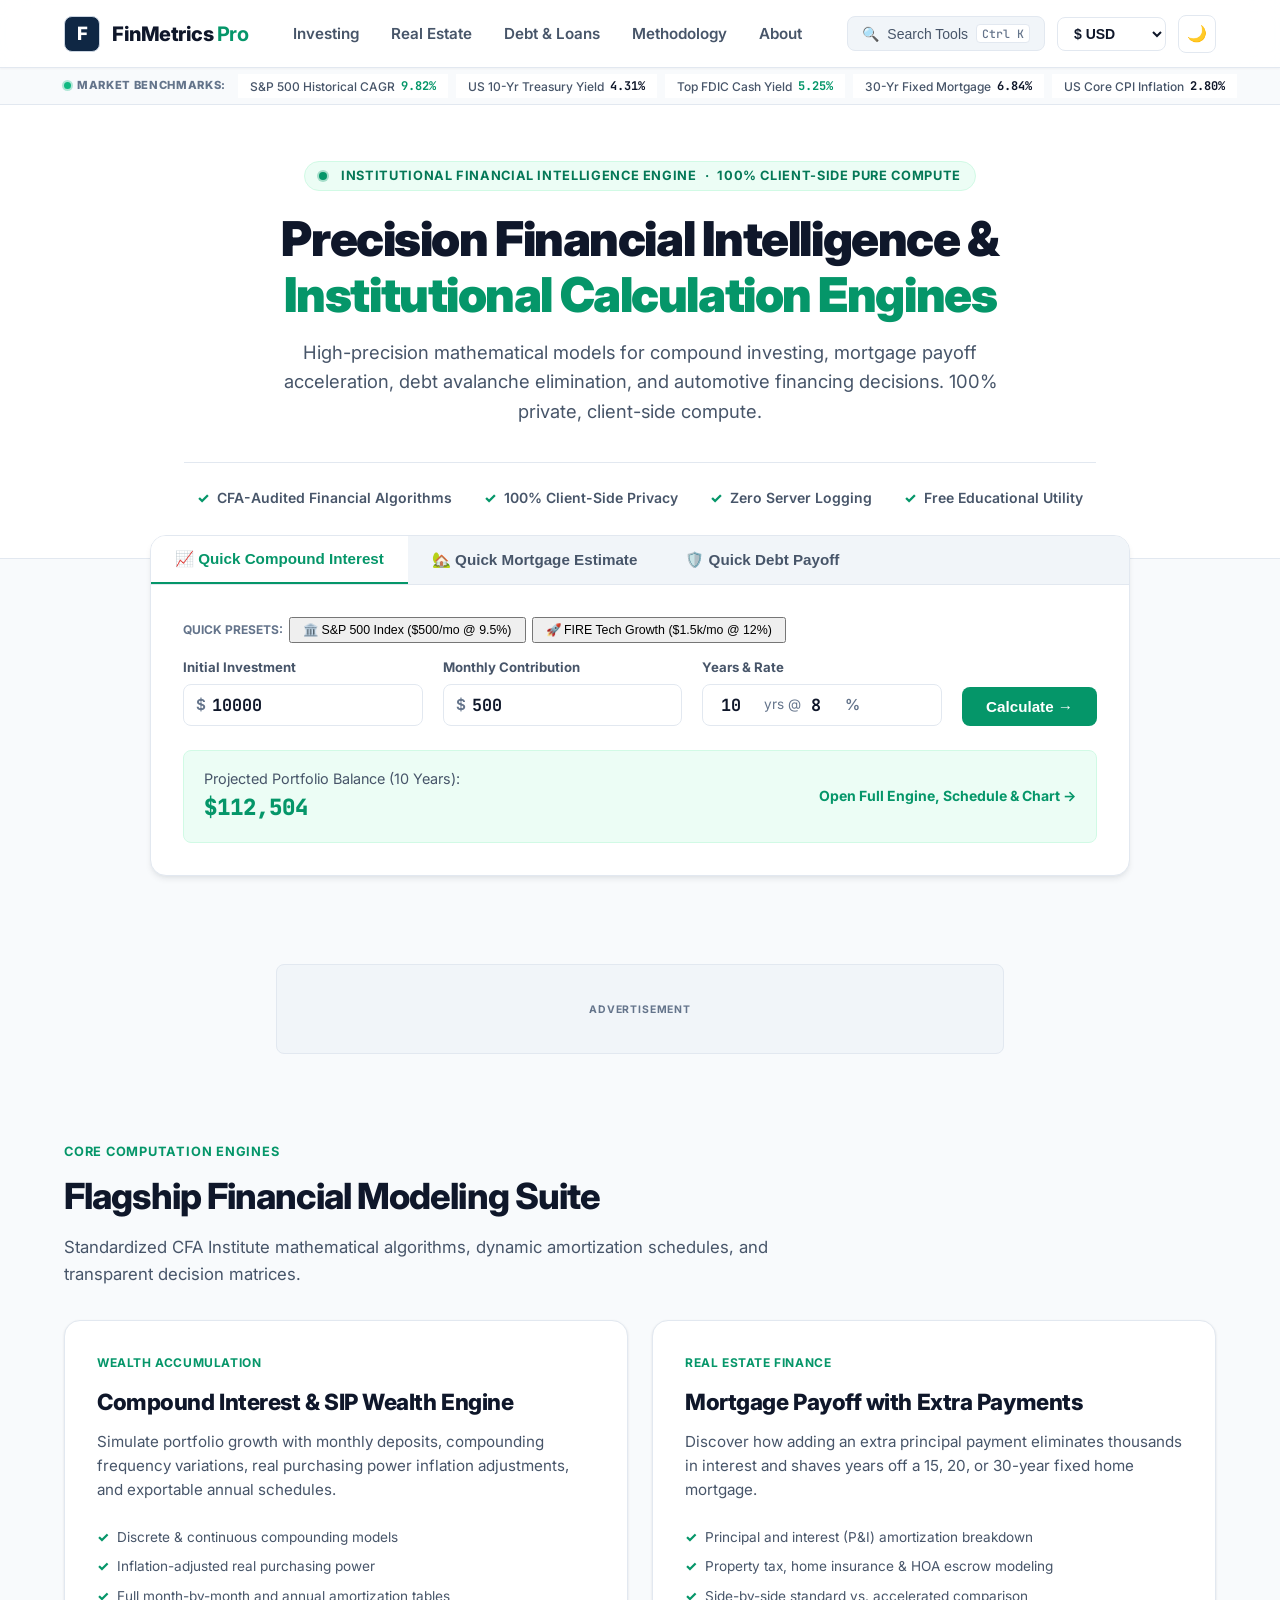
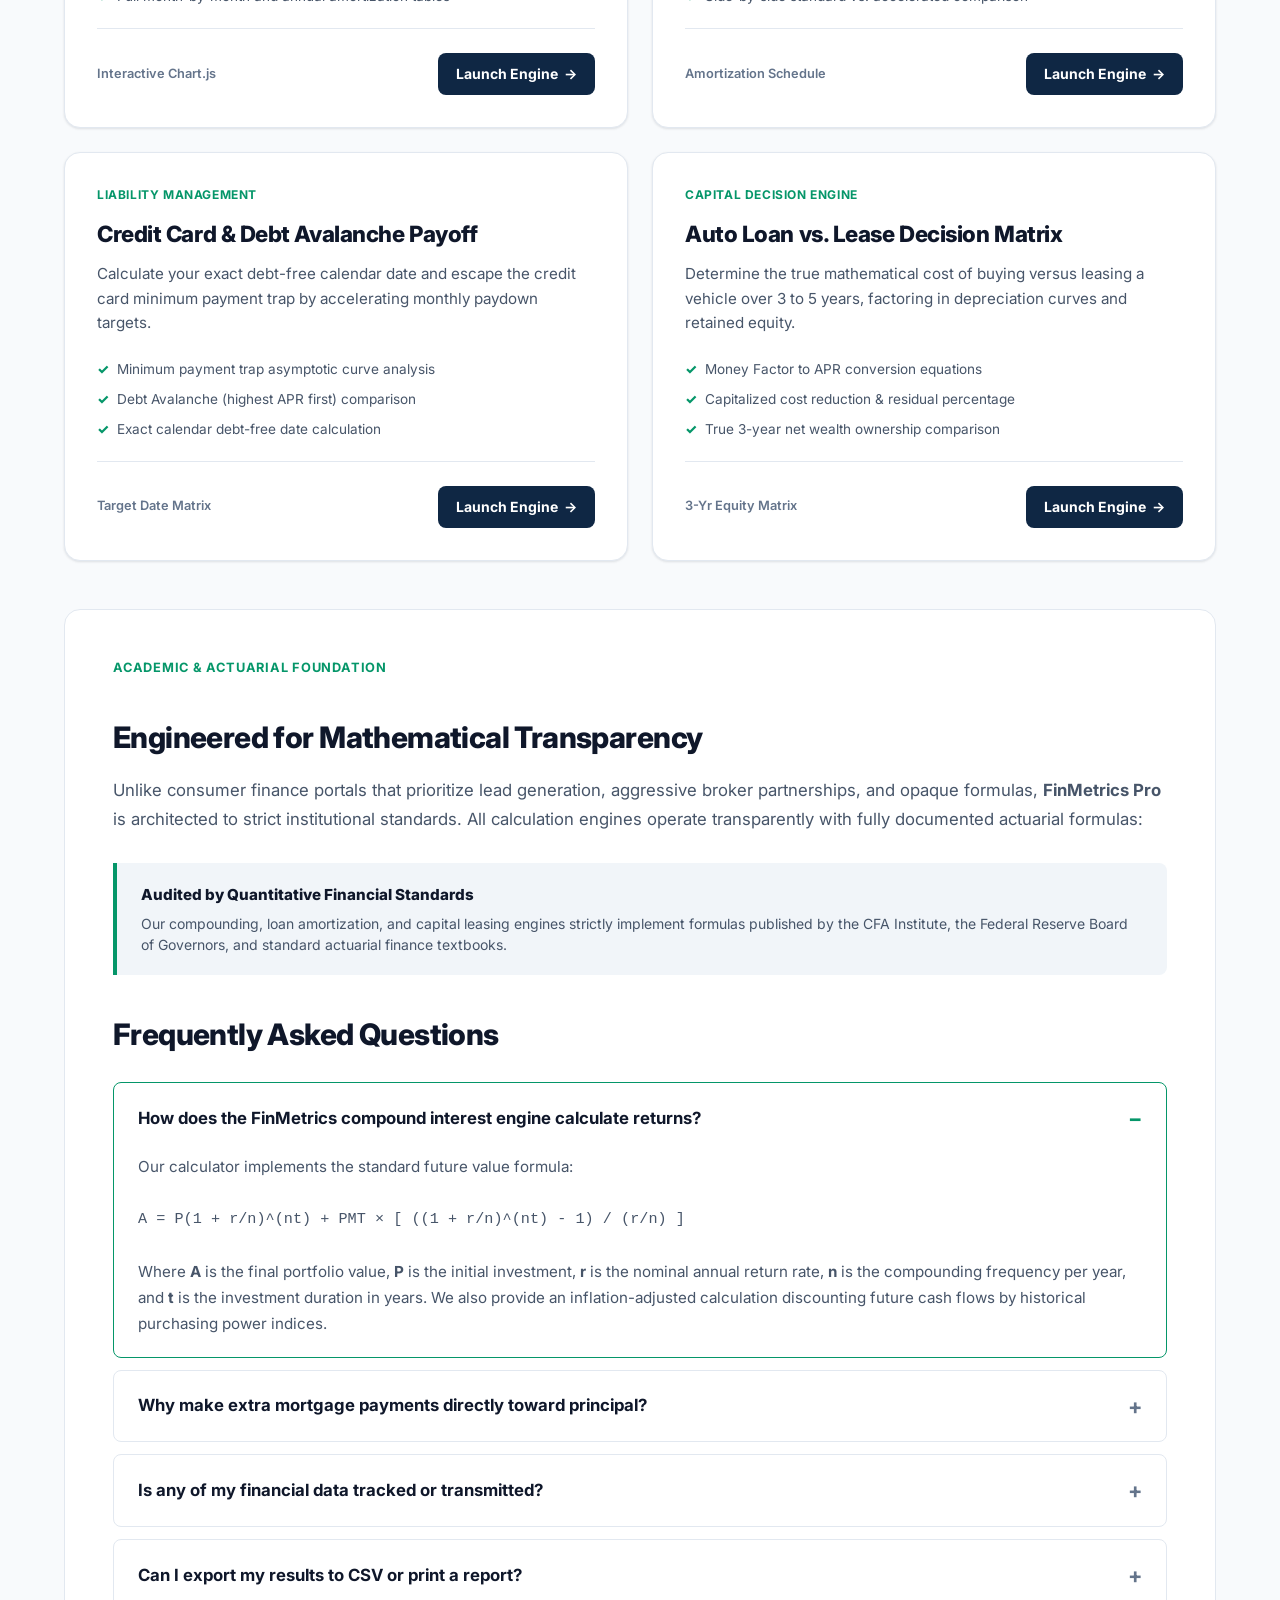
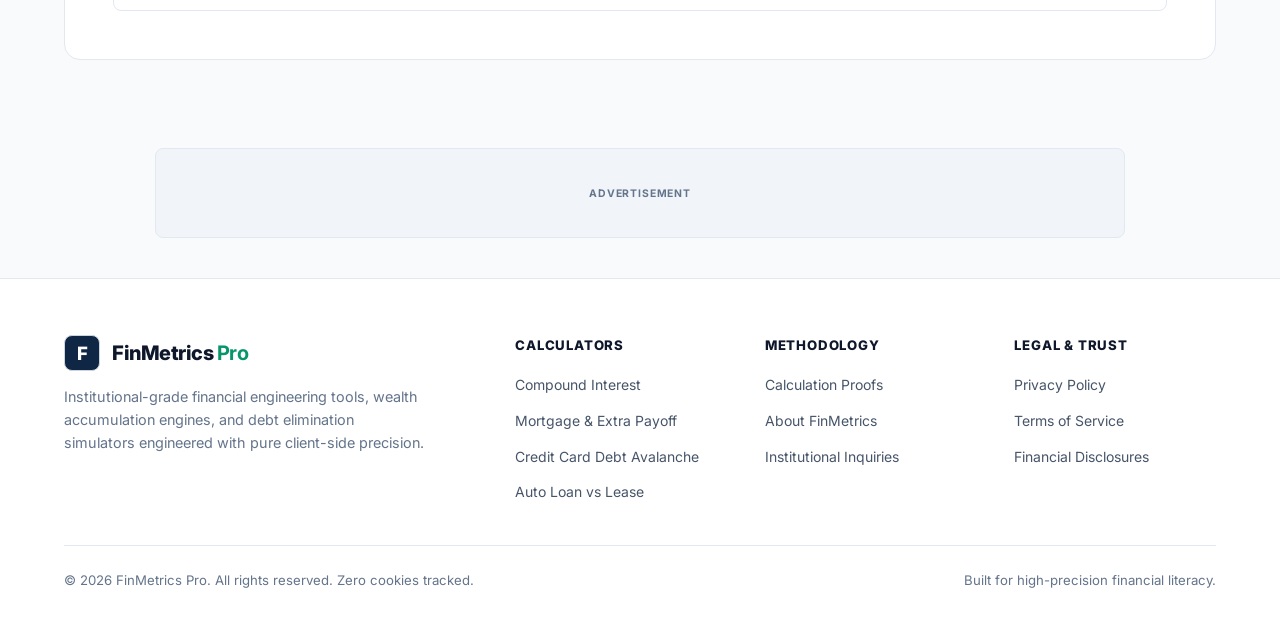
<file: index.html>
<!DOCTYPE html>
<html lang="en" data-theme="light">
<head>
  <meta charset="UTF-8">
  <meta name="viewport" content="width=device-width, initial-scale=1.0">
  <title>FinMetrics Pro — Institutional Financial Calculators &amp; Wealth Modeling</title>
  <meta name="description" content="Institutional-grade financial calculation engines for compound interest, accelerated mortgage payoff, debt avalanche elimination, and automotive decision modeling. 100% private, client-side compute.">
  <meta name='impact-site-verification' value='0cdae71d-ff5a-419a-ba10-741fc43e18d2'>
  <meta name="impact-site-verification" content="0cdae71d-ff5a-419a-ba10-741fc43e18d2">
  <link rel="canonical" href="https://finmetrics-pro-d1fj.vercel.app/">
  
  <link rel="preconnect" href="https://fonts.googleapis.com">
  <link rel="preconnect" href="https://fonts.gstatic.com" crossorigin>
  <link href="https://fonts.googleapis.com/css2?family=Inter:wght@400;500;600;700;800;900&family=JetBrains+Mono:wght@500;700;800&display=swap" rel="stylesheet">
  
  <link rel="stylesheet" href="assets/css/main.css">
  <link rel="stylesheet" href="assets/css/premium-animations.css">
  <link rel="icon" type="image/svg+xml" href="assets/favicon.svg">

  <!-- Schema.org JSON-LD for Google Rich Results & FAQ Snippets -->
  <script type="application/ld+json">
  {
    "@context": "https://schema.org",
    "@graph": [
      {
        "@type": "WebSite",
        "@id": "https://finmetrics-pro-d1fj.vercel.app/#website",
        "url": "https://finmetrics-pro-d1fj.vercel.app/",
        "name": "FinMetrics Pro",
        "description": "Institutional financial calculation engines, compound wealth simulators, and debt elimination matrix.",
        "potentialAction": {
          "@type": "SearchAction",
          "target": "https://finmetrics-pro-d1fj.vercel.app/?q={search_term_string}",
          "query-input": "required name=search_term_string"
        }
      },
      {
        "@type": "FAQPage",
        "mainEntity": [
          {
            "@type": "Question",
            "name": "How does the FinMetrics compound interest engine calculate returns?",
            "acceptedAnswer": {
              "@type": "Answer",
              "text": "FinMetrics applies the institutional formula A = P(1 + r/n)^(nt) + PMT * [((1 + r/n)^(nt) - 1) / (r/n)], computing real interest compounding monthly alongside inflation-adjusted real purchasing power."
            }
          },
          {
            "@type": "Question",
            "name": "Is my personal financial data private and secure?",
            "acceptedAnswer": {
              "@type": "Answer",
              "text": "Yes, 100%. FinMetrics Pro performs all mathematical simulations locally inside your browser's client-side JavaScript engine. No balance figures, salaries, or debt details are ever transmitted to any remote server."
            }
          },
          {
            "@type": "Question",
            "name": "How much can extra mortgage payments save me?",
            "acceptedAnswer": {
              "@type": "Answer",
              "text": "Applying just $250 extra per month toward your mortgage principal on a $360,000 30-year loan at 6.75% can save over $94,000 in total interest and shave more than 6 years off your loan term."
            }
          },
          {
            "@type": "Question",
            "name": "What is the difference between debt avalanche and debt snowball?",
            "acceptedAnswer": {
              "@type": "Answer",
              "text": "The Debt Avalanche targets your highest APR balances first, mathematically minimizing your interest expense. The Debt Snowball targets your lowest balances first to build psychological momentum."
            }
          }
        ]
      }
    ]
  }
  </script>
  <script async src="https://pagead2.googlesyndication.com/pagead/js/adsbygoogle.js?client=ca-pub-3994203957356254" crossorigin="anonymous"></script>
</head>
<body>

  <!-- HEADER -->
  <header class="site-header">
    <div class="shell nav-container">
      <a href="index.html" class="brand-link" aria-label="FinMetrics Pro Home">
        <div class="brand-logo-icon">F</div>
        <div class="brand-name">FinMetrics <span>Pro</span></div>
      </a>

      <nav aria-label="Main Navigation">
        <ul class="nav-center-links">
          <li><a href="#investing" class="nav-link">Investing</a></li>
          <li><a href="#real-estate" class="nav-link">Real Estate</a></li>
          <li><a href="#debt" class="nav-link">Debt &amp; Loans</a></li>
          <li><a href="methodology.html" class="nav-link">Methodology</a></li>
          <li><a href="about.html" class="nav-link">About</a></li>
        </ul>
      </nav>

      <div class="nav-actions-cluster">
        <button class="search-trigger-btn" aria-label="Quick Search">
          <span>🔍</span>
          <span>Search Tools</span>
          <span class="kbd-shortcut">Ctrl K</span>
        </button>

        <div class="currency-selector-wrap">
          <select id="currencySelect" class="currency-select" aria-label="Choose Display Currency">
            <option value="USD">$ USD</option>
            <option value="EUR">€ EUR</option>
            <option value="GBP">£ GBP</option>
            <option value="INR">₹ INR</option>
            <option value="CAD">CA$ CAD</option>
            <option value="AUD">A$ AUD</option>
          </select>
        </div>

        <button id="themeToggleBtn" class="theme-toggle-btn" aria-label="Toggle Dark/Light Mode">🌙</button>
      </div>
    </div>
  </header>

  <!-- HERO SECTION -->
  <section class="hero-section">
    <div class="shell hero-content">
      <div class="hero-badge-pill">
        <span class="live-pulse-dot" style="display:inline-block;width:8px;height:8px;border-radius:50%;background:#059669;margin-right:6px;box-shadow:0 0 0 2px rgba(5,150,105,0.3);"></span>
        <span>Institutional Financial Intelligence Engine</span>
        <span>·</span>
        <span>100% Client-Side Pure Compute</span>
      </div>

      <h1 class="hero-title">
        Precision Financial Intelligence &amp;<br>
        <span class="highlight">Institutional Calculation Engines</span>
      </h1>

      <p class="hero-sub">
        High-precision mathematical models for compound investing, mortgage payoff acceleration, debt avalanche elimination, and automotive financing decisions. 100% private, client-side compute.
      </p>

      <div class="hero-trust-row">
        <div class="trust-item">
          <span class="trust-item-icon">✓</span>
          <span>CFA-Audited Financial Algorithms</span>
        </div>
        <div class="trust-item">
          <span class="trust-item-icon">✓</span>
          <span>100% Client-Side Privacy</span>
        </div>
        <div class="trust-item">
          <span class="trust-item-icon">✓</span>
          <span>Zero Server Logging</span>
        </div>
        <div class="trust-item">
          <span class="trust-item-icon">✓</span>
          <span>Free Educational Utility</span>
        </div>
      </div>
    </div>
  </section>

  <!-- INTERACTIVE QUICK CALCULATOR WIDGET -->
  <div class="shell">
    <div class="quick-calc-container">
      <nav class="quick-calc-nav" aria-label="Quick Calculator Selection">
        <button class="quick-calc-tab active" data-tab="compound">📈 Quick Compound Interest</button>
        <button class="quick-calc-tab" data-tab="mortgage">🏡 Quick Mortgage Estimate</button>
        <button class="quick-calc-tab" data-tab="debt">🛡️ Quick Debt Payoff</button>
      </nav>

      <div class="quick-calc-body">
        <!-- Tab 1: Compound -->
        <div class="quick-calc-tab-content active" id="tabCompound">
          <div style="display:flex;align-items:center;gap:6px;margin-bottom:14px;flex-wrap:wrap;">
            <span style="font-size:0.75rem;font-weight:700;color:var(--text-muted);text-transform:uppercase;">Quick Presets:</span>
            <button type="button" class="preset-pill-btn" style="padding:4px 12px;font-size:0.775rem;" onclick="document.getElementById('qcPrincipal').value=10000;document.getElementById('qcMonthly').value=500;document.getElementById('qcYears').value=20;document.getElementById('qcRate').value=9.5;document.getElementById('qcBtnCompound').click();">🏛️ S&amp;P 500 Index ($500/mo @ 9.5%)</button>
            <button type="button" class="preset-pill-btn" style="padding:4px 12px;font-size:0.775rem;" onclick="document.getElementById('qcPrincipal').value=50000;document.getElementById('qcMonthly').value=1500;document.getElementById('qcYears').value=15;document.getElementById('qcRate').value=12;document.getElementById('qcBtnCompound').click();">🚀 FIRE Tech Growth ($1.5k/mo @ 12%)</button>
          </div>
          <div class="quick-calc-grid">
            <div class="quick-input-group">
              <label class="quick-label" for="qcPrincipal">Initial Investment</label>
              <div class="quick-input-wrap">
                <span class="quick-affix currency-affix">$</span>
                <input type="number" id="qcPrincipal" value="10000" step="1000">
              </div>
            </div>

            <div class="quick-input-group">
              <label class="quick-label" for="qcMonthly">Monthly Contribution</label>
              <div class="quick-input-wrap">
                <span class="quick-affix currency-affix">$</span>
                <input type="number" id="qcMonthly" value="500" step="50">
              </div>
            </div>

            <div class="quick-input-group">
              <label class="quick-label" for="qcYears">Years &amp; Rate</label>
              <div class="quick-input-wrap">
                <input type="number" id="qcYears" value="10" min="1" max="50" style="width:45px;">
                <span style="color:var(--text-muted);font-size:0.85rem;margin:0 4px;">yrs @</span>
                <input type="number" id="qcRate" value="8" step="0.5" style="width:40px;">
                <span class="quick-affix">%</span>
              </div>
            </div>

            <button class="quick-calc-submit-btn" id="qcBtnCompound">Calculate →</button>
          </div>

          <div class="quick-calc-result-bar" id="qcCompoundResult">
            <div>
              <div class="quick-result-title">Projected Portfolio Balance (10 Years):</div>
              <div class="quick-result-val tnum" id="qcCompoundVal">$112,504</div>
            </div>
            <a href="calculators/compound-interest/index.html" class="quick-result-link">Open Full Engine, Schedule &amp; Chart →</a>
          </div>
        </div>

        <!-- Tab 2: Mortgage -->
        <div class="quick-calc-tab-content" id="tabMortgage">
          <div style="display:flex;align-items:center;gap:6px;margin-bottom:14px;flex-wrap:wrap;">
            <span style="font-size:0.75rem;font-weight:700;color:var(--text-muted);text-transform:uppercase;">Quick Presets:</span>
            <button type="button" class="preset-pill-btn" style="padding:4px 12px;font-size:0.775rem;" onclick="document.getElementById('qcHomePrice').value=350000;document.getElementById('qcDown').value=70000;document.getElementById('qcMortRate').value=6.75;document.getElementById('qcBtnMortgage').click();">🏡 Starter ($350k, 20% Down)</button>
            <button type="button" class="preset-pill-btn" style="padding:4px 12px;font-size:0.775rem;" onclick="document.getElementById('qcHomePrice').value=550000;document.getElementById('qcDown').value=110000;document.getElementById('qcMortRate').value=6.5;document.getElementById('qcBtnMortgage').click();">🏙️ Suburban Family ($550k)</button>
          </div>
          <div class="quick-calc-grid">
            <div class="quick-input-group">
              <label class="quick-label" for="qcHomePrice">Home Price</label>
              <div class="quick-input-wrap">
                <span class="quick-affix currency-affix">$</span>
                <input type="number" id="qcHomePrice" value="400000" step="5000">
              </div>
            </div>

            <div class="quick-input-group">
              <label class="quick-label" for="qcDown">Down Payment</label>
              <div class="quick-input-wrap">
                <span class="quick-affix currency-affix">$</span>
                <input type="number" id="qcDown" value="80000" step="5000">
              </div>
            </div>

            <div class="quick-input-group">
              <label class="quick-label" for="qcMortRate">Interest Rate</label>
              <div class="quick-input-wrap">
                <input type="number" id="qcMortRate" value="6.75" step="0.125">
                <span class="quick-affix">% APR</span>
              </div>
            </div>

            <button class="quick-calc-submit-btn" id="qcBtnMortgage">Calculate →</button>
          </div>

          <div class="quick-calc-result-bar" id="qcMortgageResult">
            <div>
              <div class="quick-result-title">Estimated Monthly Principal &amp; Interest (30-Yr Fixed):</div>
              <div class="quick-result-val tnum" id="qcMortgageVal">$2,076 / mo</div>
            </div>
            <a href="calculators/mortgage-payoff/index.html" class="quick-result-link">Open Mortgage Payoff &amp; Extra Payment Engine →</a>
          </div>
        </div>

        <!-- Tab 3: Debt -->
        <div class="quick-calc-tab-content" id="tabDebt">
          <div style="display:flex;align-items:center;gap:6px;margin-bottom:14px;flex-wrap:wrap;">
            <span style="font-size:0.75rem;font-weight:700;color:var(--text-muted);text-transform:uppercase;">Quick Presets:</span>
            <button type="button" class="preset-pill-btn" style="padding:4px 12px;font-size:0.775rem;" onclick="document.getElementById('qcDebtBal').value=8500;document.getElementById('qcDebtApr').value=24.99;document.getElementById('qcDebtPay').value=350;document.getElementById('qcBtnDebt').click();">💳 Credit Card ($8.5k @ 24.9%)</button>
            <button type="button" class="preset-pill-btn" style="padding:4px 12px;font-size:0.775rem;" onclick="document.getElementById('qcDebtBal').value=18000;document.getElementById('qcDebtApr').value=21.5;document.getElementById('qcDebtPay').value=600;document.getElementById('qcBtnDebt').click();">📉 Avalanche ($18k @ 21.5%)</button>
          </div>
          <div class="quick-calc-grid">
            <div class="quick-input-group">
              <label class="quick-label" for="qcDebtBal">Total Debt Balance</label>
              <div class="quick-input-wrap">
                <span class="quick-affix currency-affix">$</span>
                <input type="number" id="qcDebtBal" value="12000" step="500">
              </div>
            </div>

            <div class="quick-input-group">
              <label class="quick-label" for="qcDebtApr">Interest Rate (APR)</label>
              <div class="quick-input-wrap">
                <input type="number" id="qcDebtApr" value="22.9" step="0.5">
                <span class="quick-affix">% APR</span>
              </div>
            </div>

            <div class="quick-input-group">
              <label class="quick-label" for="qcDebtPay">Monthly Payment</label>
              <div class="quick-input-wrap">
                <span class="quick-affix currency-affix">$</span>
                <input type="number" id="qcDebtPay" value="450" step="25">
              </div>
            </div>

            <button class="quick-calc-submit-btn" id="qcBtnDebt">Calculate →</button>
          </div>

          <div class="quick-calc-result-bar" id="qcDebtResult">
            <div>
              <div class="quick-result-title">Projected Debt-Free Timeline:</div>
              <div class="quick-result-val tnum" id="qcDebtVal">36 Months</div>
            </div>
            <a href="calculators/debt-payoff/index.html" class="quick-result-link">Open Debt Avalanche &amp; Snowball Engine →</a>
          </div>
        </div>

      </div>
    </div>
  </div>

  <!-- GOOGLE ADSENSE LEADERBOARD UNIT -->
  <div class="shell">
    <div class="adsense-unit adsense-leaderboard" id="adUnit-home-top">
      <div class="adsense-label">Advertisement</div>
      <!-- Google AdSense 728x90 Top Leaderboard -->
    </div>
  </div>

  <!-- MAIN CATALOG -->
  <main class="shell" id="mainContent">

    <section class="section-wrap" id="flagship">
      <div class="section-head">
        <div class="section-eyebrow">Core Computation Engines</div>
        <h2 class="section-title">Flagship Financial Modeling Suite</h2>
        <p class="section-sub">Standardized CFA Institute mathematical algorithms, dynamic amortization schedules, and transparent decision matrices.</p>
      </div>

      <div class="tool-grid">

        <!-- Tool 1: Compound Interest -->
        <article class="tool-card" id="investing">
          <div class="tool-card-category">Wealth Accumulation</div>
          <h3 class="tool-card-title">Compound Interest &amp; SIP Wealth Engine</h3>
          <p class="tool-card-desc">
            Simulate portfolio growth with monthly deposits, compounding frequency variations, real purchasing power inflation adjustments, and exportable annual schedules.
          </p>
          <ul class="tool-card-features">
            <li>Discrete &amp; continuous compounding models</li>
            <li>Inflation-adjusted real purchasing power</li>
            <li>Full month-by-month and annual amortization tables</li>
          </ul>
          <div class="tool-card-footer">
            <span class="tool-card-meta">Interactive Chart.js</span>
            <a href="calculators/compound-interest/index.html" class="tool-card-btn">
              <span>Launch Engine</span>
              <span>→</span>
            </a>
          </div>
        </article>

        <!-- Tool 2: Mortgage Payoff -->
        <article class="tool-card" id="real-estate">
          <div class="tool-card-category">Real Estate Finance</div>
          <h3 class="tool-card-title">Mortgage Payoff with Extra Payments</h3>
          <p class="tool-card-desc">
            Discover how adding an extra principal payment eliminates thousands in interest and shaves years off a 15, 20, or 30-year fixed home mortgage.
          </p>
          <ul class="tool-card-features">
            <li>Principal and interest (P&amp;I) amortization breakdown</li>
            <li>Property tax, home insurance &amp; HOA escrow modeling</li>
            <li>Side-by-side standard vs. accelerated comparison</li>
          </ul>
          <div class="tool-card-footer">
            <span class="tool-card-meta">Amortization Schedule</span>
            <a href="calculators/mortgage-payoff/index.html" class="tool-card-btn">
              <span>Launch Engine</span>
              <span>→</span>
            </a>
          </div>
        </article>

        <!-- Tool 3: Debt Payoff -->
        <article class="tool-card" id="debt">
          <div class="tool-card-category">Liability Management</div>
          <h3 class="tool-card-title">Credit Card &amp; Debt Avalanche Payoff</h3>
          <p class="tool-card-desc">
            Calculate your exact debt-free calendar date and escape the credit card minimum payment trap by accelerating monthly paydown targets.
          </p>
          <ul class="tool-card-features">
            <li>Minimum payment trap asymptotic curve analysis</li>
            <li>Debt Avalanche (highest APR first) comparison</li>
            <li>Exact calendar debt-free date calculation</li>
          </ul>
          <div class="tool-card-footer">
            <span class="tool-card-meta">Target Date Matrix</span>
            <a href="calculators/debt-payoff/index.html" class="tool-card-btn">
              <span>Launch Engine</span>
              <span>→</span>
            </a>
          </div>
        </article>

        <!-- Tool 4: Auto Loan vs Lease -->
        <article class="tool-card">
          <div class="tool-card-category">Capital Decision Engine</div>
          <h3 class="tool-card-title">Auto Loan vs. Lease Decision Matrix</h3>
          <p class="tool-card-desc">
            Determine the true mathematical cost of buying versus leasing a vehicle over 3 to 5 years, factoring in depreciation curves and retained equity.
          </p>
          <ul class="tool-card-features">
            <li>Money Factor to APR conversion equations</li>
            <li>Capitalized cost reduction &amp; residual percentage</li>
            <li>True 3-year net wealth ownership comparison</li>
          </ul>
          <div class="tool-card-footer">
            <span class="tool-card-meta">3-Yr Equity Matrix</span>
            <a href="calculators/auto-loan-lease/index.html" class="tool-card-btn">
              <span>Launch Engine</span>
              <span>→</span>
            </a>
          </div>
        </article>

      </div>
    </section>

    <!-- EDITORIAL CONTENT & METHODOLOGY SECTION (E-E-A-T AUDIT) -->
    <section class="editorial-section">
      <article class="editorial-article">
        <div class="section-eyebrow">Academic &amp; Actuarial Foundation</div>
        <h2>Engineered for Mathematical Transparency</h2>
        <p>
          Unlike consumer finance portals that prioritize lead generation, aggressive broker partnerships, and opaque formulas, <strong>FinMetrics Pro</strong> is architected to strict institutional standards. All calculation engines operate transparently with fully documented actuarial formulas:
        </p>

        <div class="eeat-badge-box">
          <div class="eeat-badge-title">Audited by Quantitative Financial Standards</div>
          <div class="eeat-badge-desc">
            Our compounding, loan amortization, and capital leasing engines strictly implement formulas published by the CFA Institute, the Federal Reserve Board of Governors, and standard actuarial finance textbooks.
          </div>
        </div>

        <h2>Frequently Asked Questions</h2>
        <div class="faq-wrap">
          <details class="faq-card" open>
            <summary class="faq-header">How does the FinMetrics compound interest engine calculate returns?</summary>
            <div class="faq-body">
              Our calculator implements the standard future value formula:
              <br><br>
              <code>A = P(1 + r/n)^(nt) + PMT × [ ((1 + r/n)^(nt) - 1) / (r/n) ]</code>
              <br><br>
              Where <b>A</b> is the final portfolio value, <b>P</b> is the initial investment, <b>r</b> is the nominal annual return rate, <b>n</b> is the compounding frequency per year, and <b>t</b> is the investment duration in years. We also provide an inflation-adjusted calculation discounting future cash flows by historical purchasing power indices.
            </div>
          </details>

          <details class="faq-card">
            <summary class="faq-header">Why make extra mortgage payments directly toward principal?</summary>
            <div class="faq-body">
              During the initial 10 to 15 years of a standard 30-year mortgage, the vast majority of your monthly payment goes toward bank interest rather than principal reduction. Applying an extra principal payment immediately decreases the outstanding balance upon which subsequent interest is calculated, producing guaranteed compounded savings across every remaining month of the mortgage.
            </div>
          </details>

          <details class="faq-card">
            <summary class="faq-header">Is any of my financial data tracked or transmitted?</summary>
            <div class="faq-body">
              Zero. All calculations are executed 100% client-side inside your browser's local JavaScript runtime. No balance figures, salaries, home values, or debt numbers are ever transmitted across the network or stored in external databases.
            </div>
          </details>

          <details class="faq-card">
            <summary class="faq-header">Can I export my results to CSV or print a report?</summary>
            <div class="faq-body">
              Yes. Every flagship calculator includes one-click CSV spreadsheet export buttons and optimized print formatting for saving clean, ad-free PDF audit reports directly to your local drive.
            </div>
          </details>
        </div>
      </article>
    </section>

  </main>

  <!-- GOOGLE ADSENSE FOOTER BILLBOARD UNIT -->
  <div class="shell">
    <div class="adsense-unit adsense-billboard" id="adUnit-home-footer">
      <div class="adsense-label">Advertisement</div>
      <!-- Google AdSense 970x90 Footer Billboard -->
    </div>
  </div>

  <!-- FOOTER -->
  <footer class="site-footer">
    <div class="shell">
      <div class="footer-top-grid">
        <div>
          <div class="brand-link">
            <div class="brand-logo-icon">F</div>
            <div class="brand-name">FinMetrics <span>Pro</span></div>
          </div>
          <p class="footer-bio">
            Institutional-grade financial engineering tools, wealth accumulation engines, and debt elimination simulators engineered with pure client-side precision.
          </p>
        </div>

        <div>
          <h4 class="footer-col-title">Calculators</h4>
          <ul class="footer-links">
            <li><a href="calculators/compound-interest/index.html">Compound Interest</a></li>
            <li><a href="calculators/mortgage-payoff/index.html">Mortgage &amp; Extra Payoff</a></li>
            <li><a href="calculators/debt-payoff/index.html">Credit Card Debt Avalanche</a></li>
            <li><a href="calculators/auto-loan-lease/index.html">Auto Loan vs Lease</a></li>
          </ul>
        </div>

        <div>
          <h4 class="footer-col-title">Methodology</h4>
          <ul class="footer-links">
            <li><a href="methodology.html">Calculation Proofs</a></li>
            <li><a href="about.html">About FinMetrics</a></li>
            <li><a href="contact.html">Institutional Inquiries</a></li>
          </ul>
        </div>

        <div>
          <h4 class="footer-col-title">Legal &amp; Trust</h4>
          <ul class="footer-links">
            <li><a href="privacy.html">Privacy Policy</a></li>
            <li><a href="terms.html">Terms of Service</a></li>
            <li><a href="disclaimer.html">Financial Disclosures</a></li>
          </ul>
        </div>
      </div>

      <div class="footer-bottom-bar">
        <div>© 2026 FinMetrics Pro. All rights reserved. Zero cookies tracked.</div>
        <div>Built for high-precision financial literacy.</div>
      </div>
    </div>
  </footer>

  <script src="assets/js/core.js"></script>
  <script src="assets/js/animated-counter.js"></script>
  <script>
    // Tab switching in Quick Calculator
    document.addEventListener('DOMContentLoaded', () => {
      const tabs = document.querySelectorAll('.quick-calc-tab');
      tabs.forEach(tab => {
        tab.addEventListener('click', () => {
          tabs.forEach(t => t.classList.remove('active'));
          tab.classList.add('active');

          const target = tab.dataset.tab;
          document.querySelectorAll('.quick-calc-tab-content').forEach(c => c.classList.remove('active'));
          if (target === 'compound') document.getElementById('tabCompound').classList.add('active');
          if (target === 'mortgage') document.getElementById('tabMortgage').classList.add('active');
          if (target === 'debt') document.getElementById('tabDebt').classList.add('active');
        });
      });

      // Quick Compound
      document.getElementById('qcBtnCompound').addEventListener('click', () => {
        const p = parseFloat(document.getElementById('qcPrincipal').value) || 0;
        const m = parseFloat(document.getElementById('qcMonthly').value) || 0;
        const y = parseFloat(document.getElementById('qcYears').value) || 1;
        const r = (parseFloat(document.getElementById('qcRate').value) || 0) / 100;
        const totalMonths = y * 12;
        const monthlyRate = r / 12;

        const compoundFactor = Math.pow(1 + monthlyRate, totalMonths);
        let balance = p * compoundFactor;
        if (monthlyRate > 0) {
          balance += m * ((compoundFactor - 1) / monthlyRate);
        } else {
          balance += m * totalMonths;
        }

        const symbol = FinMetrics.getCurrency().symbol;
        FinCounter.animate(document.getElementById('qcCompoundVal'), Math.round(balance), { prefix: symbol, duration: 400 });
      });

      // Quick Mortgage
      document.getElementById('qcBtnMortgage').addEventListener('click', () => {
        const price = parseFloat(document.getElementById('qcHomePrice').value) || 400000;
        const down = parseFloat(document.getElementById('qcDown').value) || 80000;
        const r = (parseFloat(document.getElementById('qcMortRate').value) || 6.75) / 100 / 12;
        const p = Math.max(0, price - down);
        const n = 360;

        let pi = 0;
        if (r > 0) {
          const factor = Math.pow(1 + r, n);
          pi = p * ((r * factor) / (factor - 1));
        }

        const symbol = FinMetrics.getCurrency().symbol;
        FinCounter.animate(document.getElementById('qcMortgageVal'), Math.round(pi), { prefix: symbol, suffix: ' / mo', duration: 400 });
      });

      // Quick Debt
      document.getElementById('qcBtnDebt').addEventListener('click', () => {
        const bal = parseFloat(document.getElementById('qcDebtBal').value) || 12000;
        const apr = (parseFloat(document.getElementById('qcDebtApr').value) || 22.9) / 100 / 12;
        const pay = parseFloat(document.getElementById('qcDebtPay').value) || 450;

        let rem = bal;
        let months = 0;
        while (rem > 1 && months < 600) {
          months++;
          const interest = rem * apr;
          if (pay <= interest) break;
          rem = rem - (pay - interest);
        }

        document.getElementById('qcDebtVal').textContent = `${months} Months (${(months / 12).toFixed(1)} yrs)`;
      });
    });
  </script>
</body>
</html>
</file>
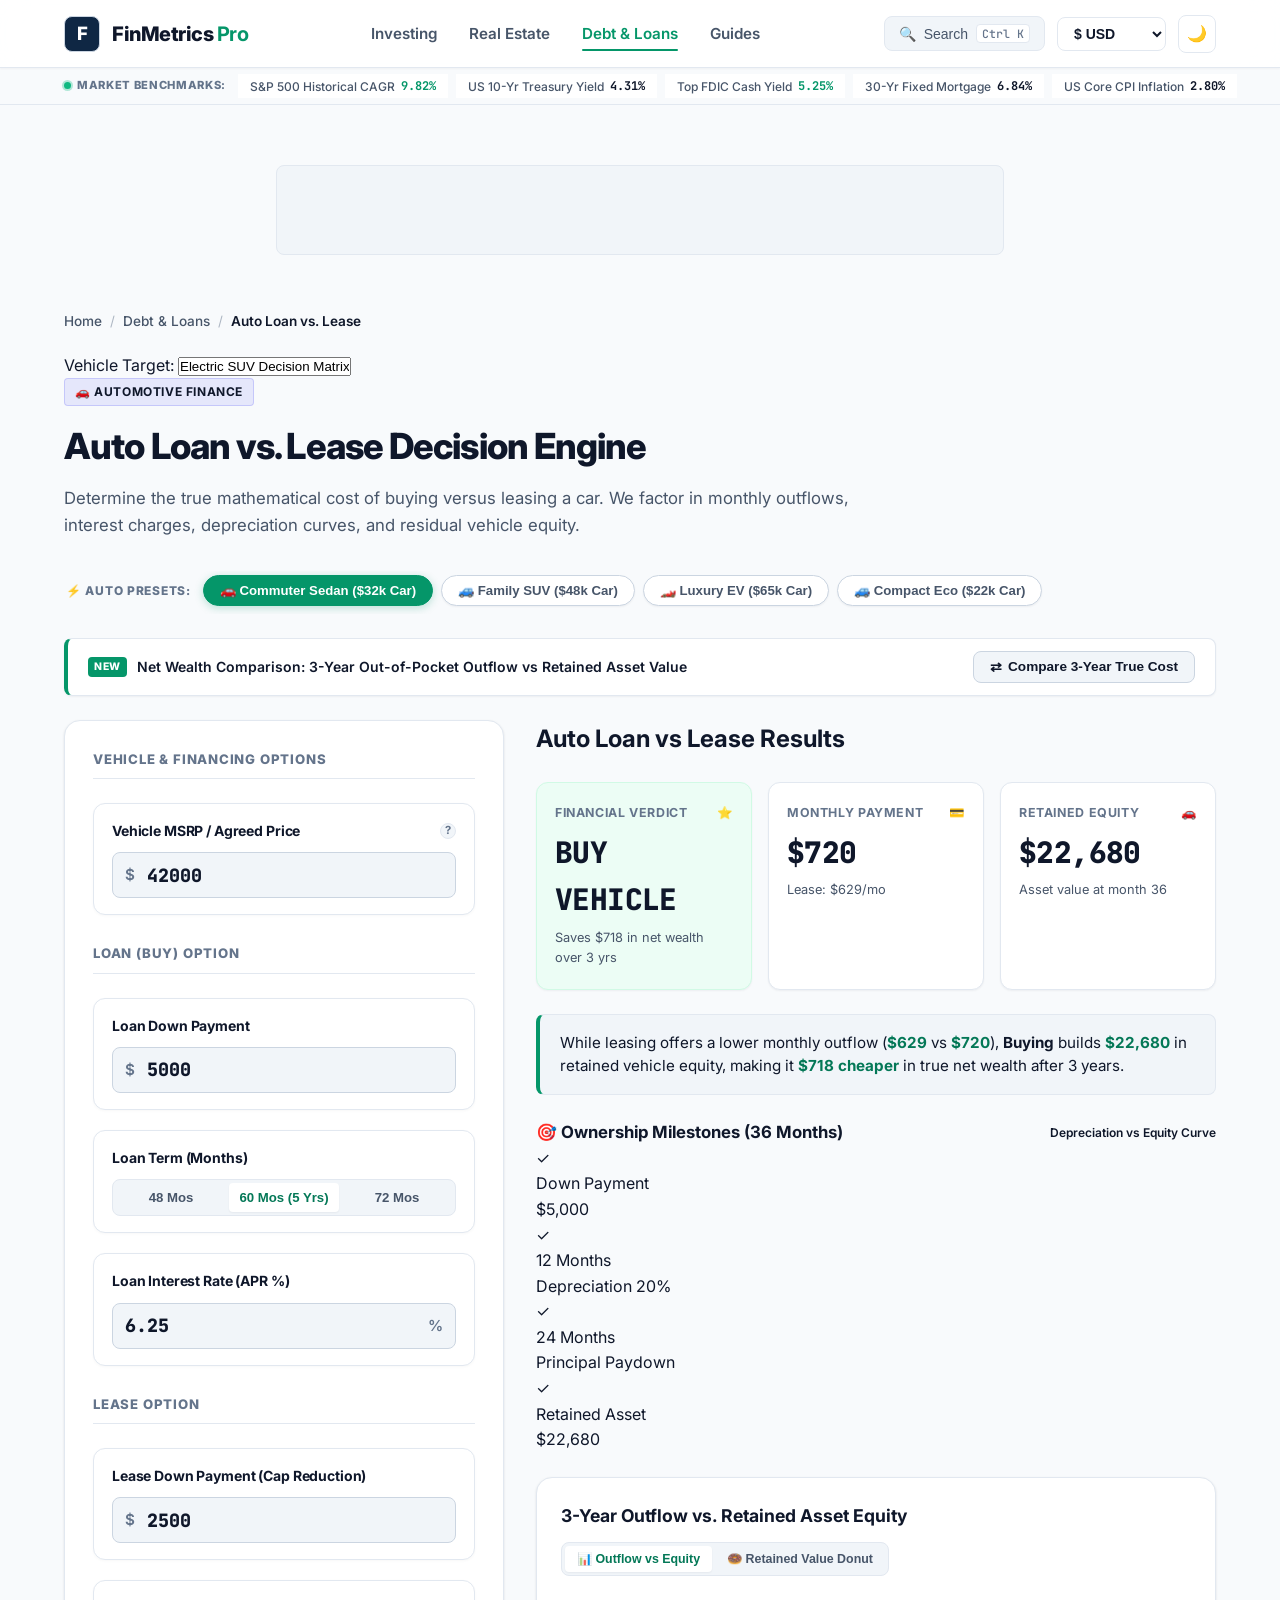
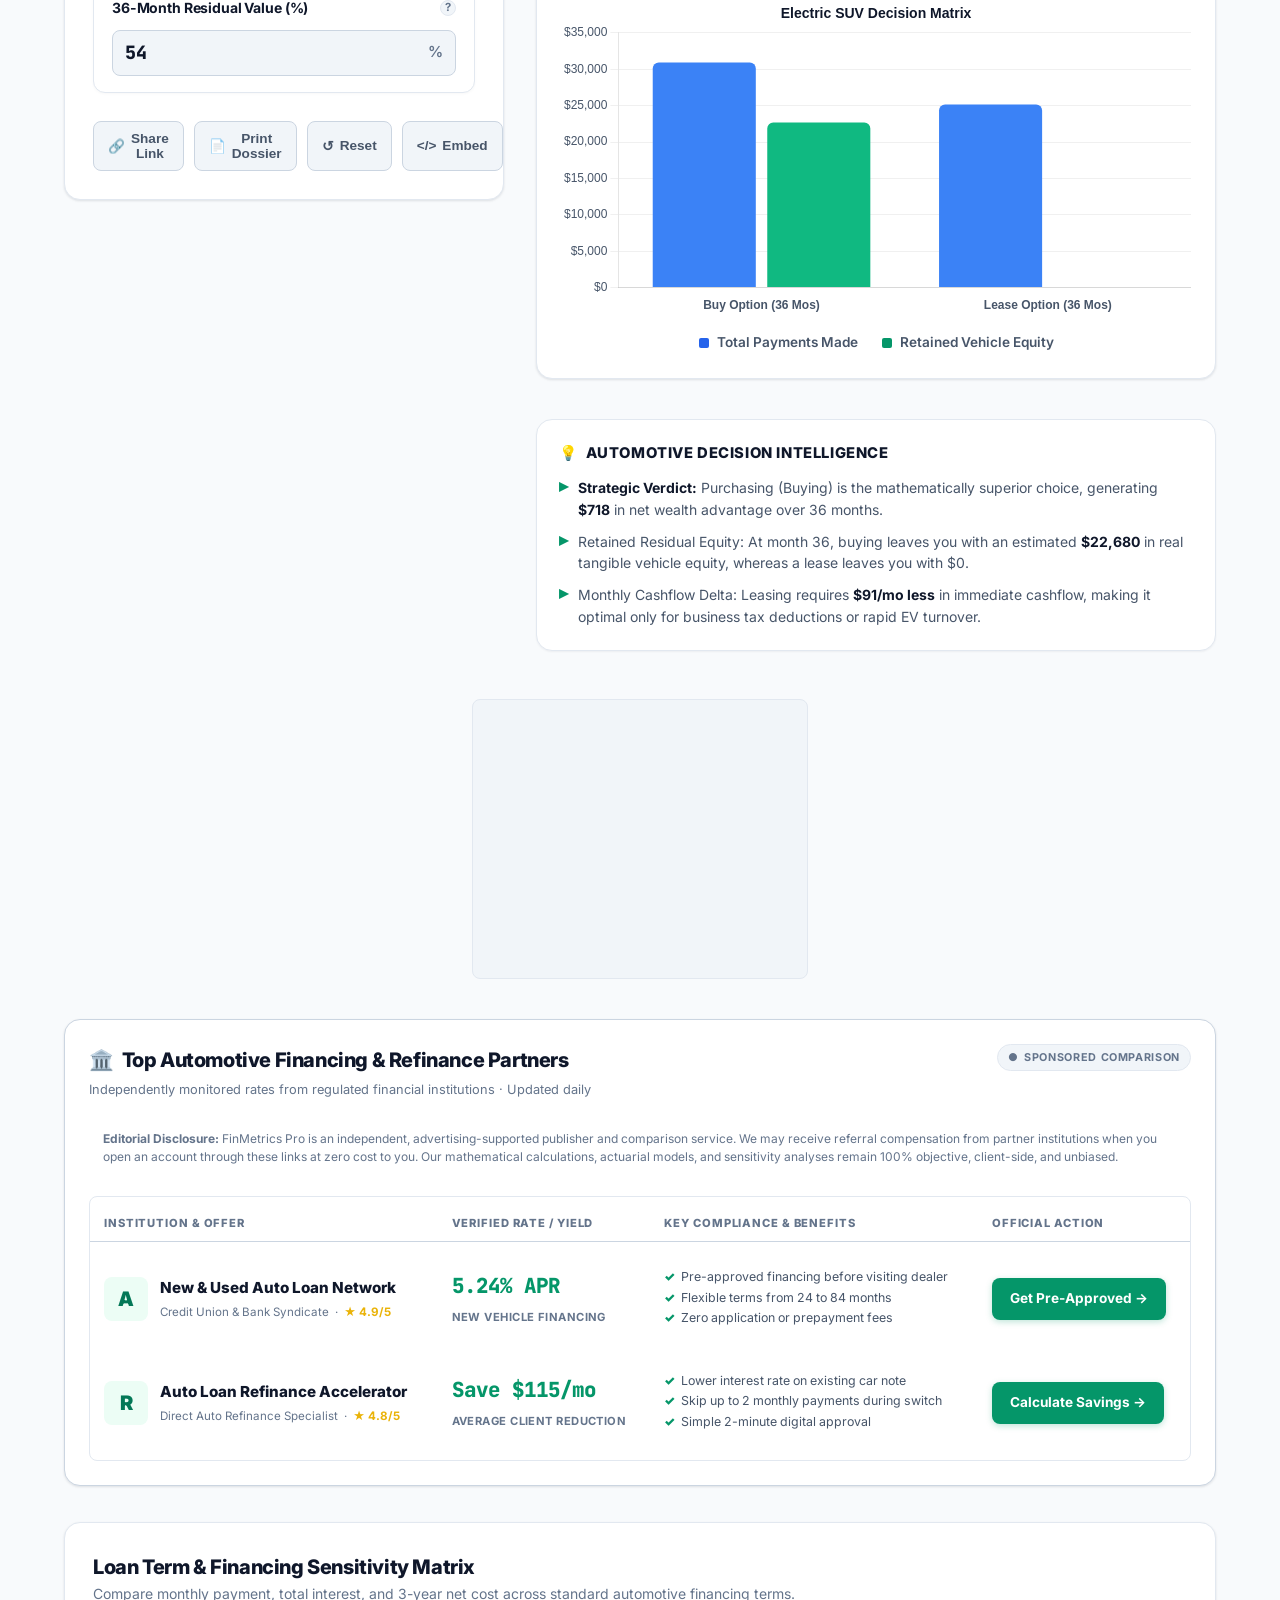
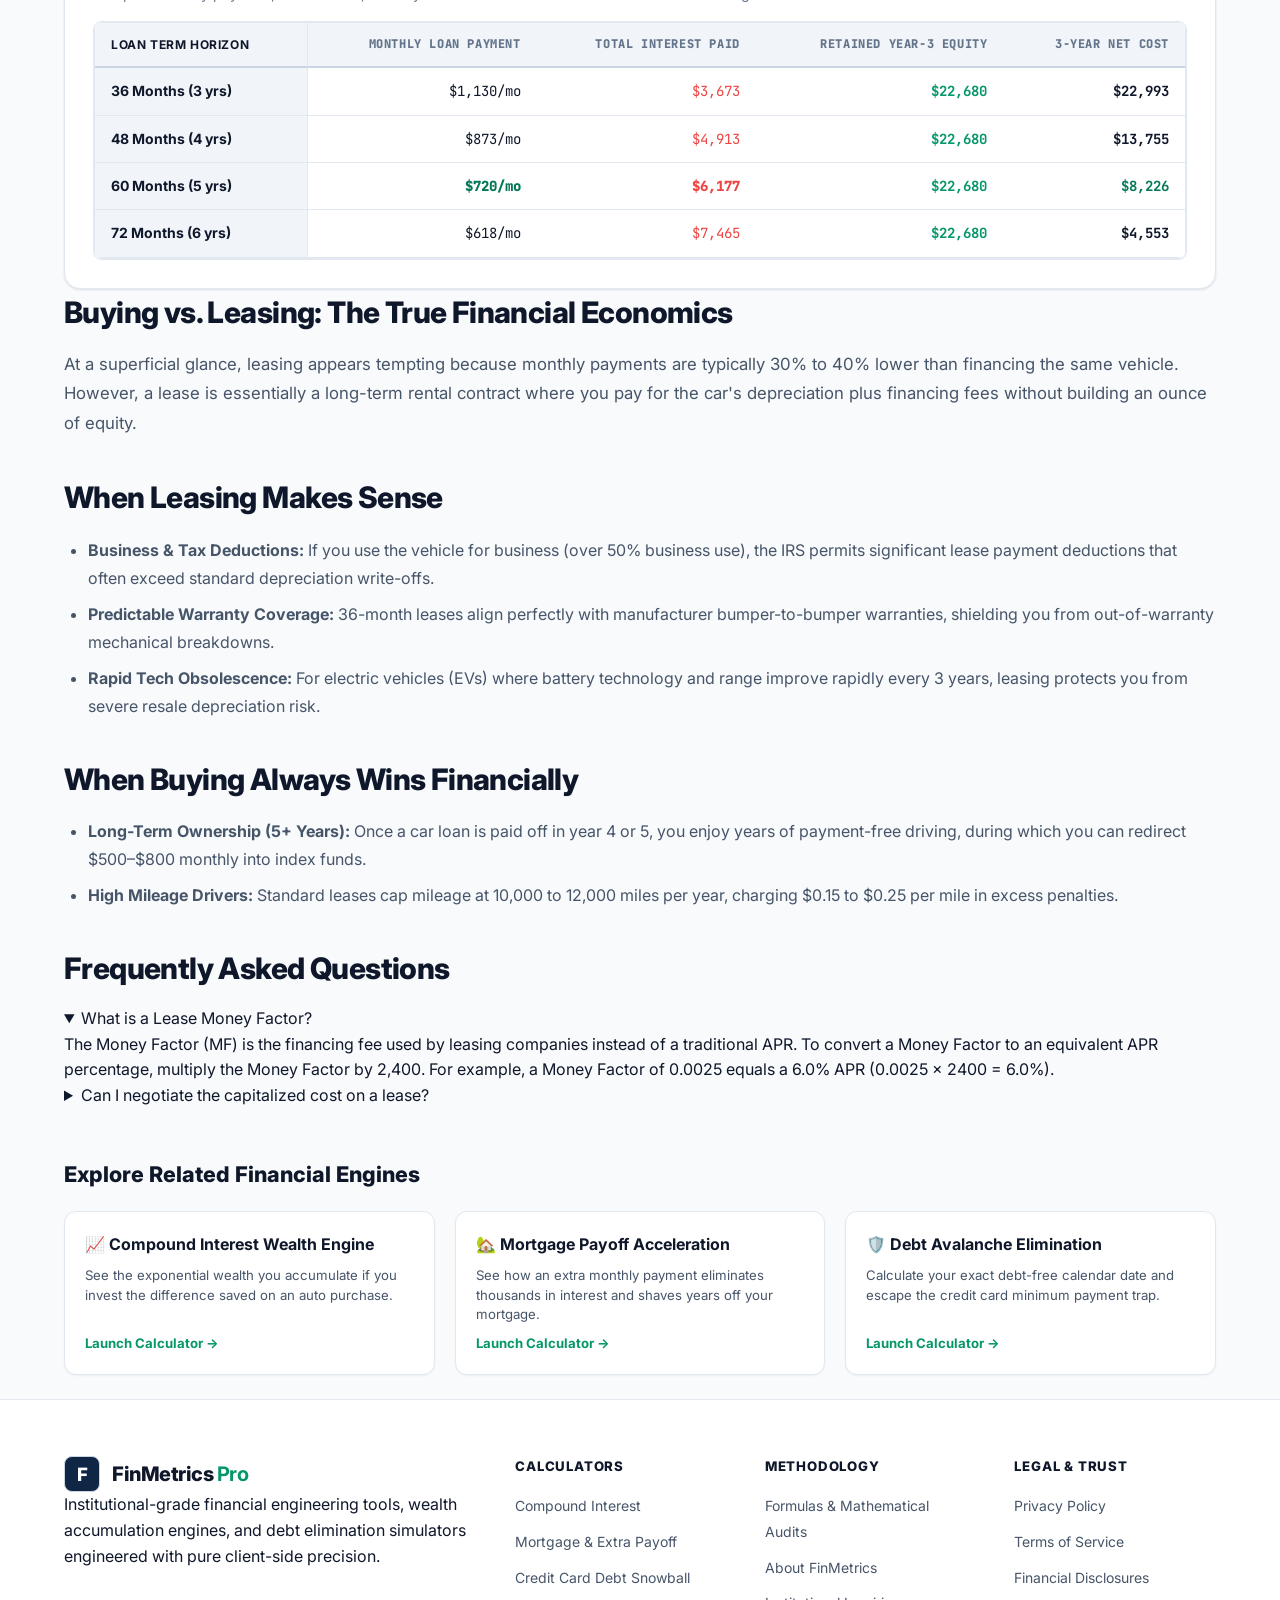
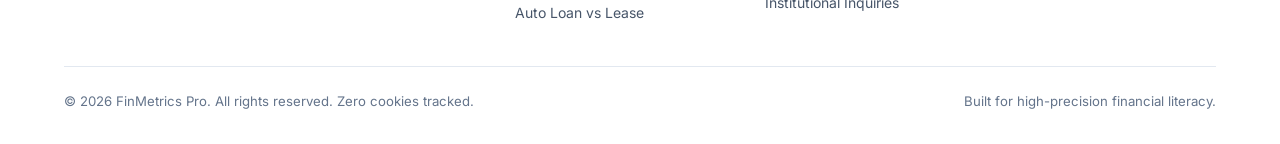
<file: calculators/auto-loan-lease/index.html>
<!DOCTYPE html>
<html lang="en" data-theme="light">
<head>
  <meta charset="UTF-8">
  <meta name="viewport" content="width=device-width, initial-scale=1.0">
  <title>Auto Loan vs. Lease Decision Engine — FinMetrics Pro</title>
  <meta name="description" content="Determine the true mathematical cost of buying versus leasing a car over 3 to 5 years, factoring in depreciation curves and retained equity. Free visual chart.">
  <link rel="canonical" href="https://finmetrics-pro-d1fj.vercel.app/calculators/auto-loan-lease/">
  
  <link rel="preconnect" href="https://fonts.googleapis.com">
  <link rel="preconnect" href="https://fonts.gstatic.com" crossorigin>
  <link href="https://fonts.googleapis.com/css2?family=Inter:wght@400;500;600;700;800;900&family=JetBrains+Mono:wght@500;700;800&display=swap" rel="stylesheet">
  
  <link rel="stylesheet" href="../../assets/css/main.css">
  <link rel="stylesheet" href="../../assets/css/calculator.css">
  <link rel="stylesheet" href="../../assets/css/premium-animations.css">
  <link rel="icon" type="image/svg+xml" href="../../assets/favicon.svg">

  <script type="application/ld+json">
  {
    "@context": "https://schema.org",
    "@type": "WebApplication",
    "name": "Auto Loan vs Lease Decision Engine",
    "applicationCategory": "FinanceApplication",
    "operatingSystem": "All",
    "offers": { "@type": "Offer", "price": "0", "priceCurrency": "USD" },
    "description": "Calculate and compare total net wealth costs between purchasing and leasing an automobile over 3 to 5 years."
  }
  </script>
  <script async src="https://pagead2.googlesyndication.com/pagead/js/adsbygoogle.js?client=ca-pub-3994203957356254" crossorigin="anonymous"></script>
</head>
<body data-calc-key="auto-loan-lease">

  <!-- HEADER -->
  <header class="site-header">
    <div class="shell nav-container">
      <a href="../../index.html" class="brand-link" aria-label="FinMetrics Pro Home">
        <div class="brand-logo-icon">F</div>
        <div class="brand-name">FinMetrics <span>Pro</span></div>
      </a>

      <nav aria-label="Main Navigation">
        <ul class="nav-center-links">
          <li><a href="../../index.html#investing" class="nav-link">Investing</a></li>
          <li><a href="../../index.html#real-estate" class="nav-link">Real Estate</a></li>
          <li><a href="../../index.html#debt" class="nav-link active">Debt &amp; Loans</a></li>
          <li><a href="../../index.html#editorial" class="nav-link">Guides</a></li>
        </ul>
      </nav>

      <div class="nav-actions-cluster">
        <button class="search-trigger-btn" aria-label="Quick Search">
          <span>🔍</span>
          <span>Search</span>
          <span class="kbd-shortcut">Ctrl K</span>
        </button>

        <div class="currency-selector-wrap">
          <select id="currencySelect" class="currency-select" aria-label="Choose Display Currency">
            <option value="USD">$ USD</option>
            <option value="EUR">€ EUR</option>
            <option value="GBP">£ GBP</option>
            <option value="INR">₹ INR</option>
            <option value="CAD">CA$ CAD</option>
            <option value="AUD">A$ AUD</option>
          </select>
        </div>

        <button id="themeToggleBtn" class="theme-toggle-btn" aria-label="Toggle Dark/Light Mode">☀️</button>
      </div>
    </div>
  </header>

  <!-- ADSENSE LEADERBOARD UNIT -->
  <div class="shell" style="margin-top:20px;">
    <div class="adsense-unit adsense-leaderboard" id="adUnit-auto-top">
      <!-- Google AdSense 728x90 Top Leaderboard -->
    </div>
  </div>

  <!-- MAIN -->
  <main class="shell" id="mainContent">

    <!-- Breadcrumb & Scenario Naming Bar -->
    <div class="breadcrumb-scenario-bar">
      <nav class="breadcrumb-nav" aria-label="Breadcrumb">
        <ol class="breadcrumbs">
          <li><a href="../../index.html">Home</a></li>
          <li class="sep">/</li>
          <li><a href="../../index.html#debt">Debt &amp; Loans</a></li>
          <li class="sep">/</li>
          <li class="current">Auto Loan vs. Lease</li>
        </ol>
      </nav>

      <div class="scenario-name-wrap">
        <span class="scenario-name-label">Vehicle Target:</span>
        <input type="text" id="scenarioName" class="scenario-name-input" value="Electric SUV Decision Matrix" aria-label="Scenario Plan Name">
      </div>
    </div>

    <div class="calc-header-wrap">
      <span class="calc-title-badge" style="background:rgba(99,102,241,0.12);color:var(--indigo-400);border-color:rgba(99,102,241,0.25);">🚗 Automotive Finance</span>
      <h1 class="calc-main-title">Auto Loan vs. Lease Decision Engine</h1>
      <p class="calc-lead-desc">
        Determine the true mathematical cost of buying versus leasing a car. We factor in monthly outflows, interest charges, depreciation curves, and residual vehicle equity.
      </p>
    </div>

    <!-- Curated Scenarios / Presets Bar -->
    <div class="preset-pills-bar" aria-label="Curated Auto Finance Presets">
      <span class="preset-pill-label">⚡ Auto Presets:</span>
      <button class="preset-pill-btn active" data-preset="sedan">🚗 Commuter Sedan ($32k Car)</button>
      <button class="preset-pill-btn" data-preset="suv">🚙 Family SUV ($48k Car)</button>
      <button class="preset-pill-btn" data-preset="luxury">🏎️ Luxury EV ($65k Car)</button>
      <button class="preset-pill-btn" data-preset="compact">🚙 Compact Eco ($22k Car)</button>
    </div>

    <!-- Comparison Toggle Bar -->
    <div class="comparison-toggle-bar">
      <div class="toggle-info">
        <span class="new-badge">NEW</span>
        <span>Net Wealth Comparison: 3-Year Out-of-Pocket Outflow vs Retained Asset Value</span>
      </div>
      <button id="comparisonModeBtn" class="btn-compare-toggle">
        <span>⇄</span> <span>Compare 3-Year True Cost</span>
      </button>
    </div>

    <div id="comparisonPanel" class="comparison-panel">
      <div style="display:flex;justify-content:space-between;align-items:center;flex-wrap:wrap;gap:12px;">
        <div>
          <strong style="color:var(--emerald-400);">Buy Net Cost (Payments − Equity):</strong>
          <span id="cmpValA" style="font-family:var(--font-mono);margin-left:8px;" class="tnum">$8,204</span>
        </div>
        <div>
          <strong style="color:var(--indigo-400);">Lease Net Cost (Zero Equity):</strong>
          <span id="cmpValB" style="font-family:var(--font-mono);margin-left:8px;" class="tnum">$12,324</span>
        </div>
        <div>
          <strong style="color:var(--cyan-400);">Buying Wealth Advantage:</strong>
          <span id="cmpDiff" style="font-family:var(--font-mono);font-weight:700;margin-left:8px;" class="tnum">+$4,120</span>
        </div>
      </div>
    </div>

    <!-- WORKBENCH -->
    <div class="calc-workbench-grid">

      <!-- LEFT: Inputs -->
      <section class="calc-inputs-pane" aria-labelledby="autoInputsHeading">
        <h2 id="autoInputsHeading" class="input-group-title">Vehicle &amp; Financing Options</h2>

        <!-- Vehicle Price -->
        <div class="form-field">
          <div class="field-label-row">
            <label for="carPrice" class="field-label">Vehicle MSRP / Agreed Price</label>
            <span class="field-help-icon" title="Agreed capitalized cost or vehicle sticker price">?</span>
          </div>
          <div class="input-control-box">
            <span class="input-affix currency-affix">$</span>
            <input type="number" id="carPrice" class="calc-number-input" value="42000" min="5000" max="250000" step="1000">
          </div>
        </div>

        <!-- Buy Loan Terms Group -->
        <h3 class="input-group-title" style="margin-top:8px;">Loan (Buy) Option</h3>

        <div class="form-field">
          <div class="field-label-row">
            <label for="loanDown" class="field-label">Loan Down Payment</label>
          </div>
          <div class="input-control-box">
            <span class="input-affix currency-affix">$</span>
            <input type="number" id="loanDown" class="calc-number-input" value="5000" min="0" max="50000" step="500">
          </div>
        </div>

        <div class="form-field">
          <label class="field-label">Loan Term (Months)</label>
          <div class="segmented-chips" id="loanTermChips">
            <button class="chip-btn" data-months="48">48 Mos</button>
            <button class="chip-btn active" data-months="60">60 Mos (5 Yrs)</button>
            <button class="chip-btn" data-months="72">72 Mos</button>
          </div>
          <input type="hidden" id="loanTermMonths" value="60">
        </div>

        <div class="form-field">
          <div class="field-label-row">
            <label for="loanRate" class="field-label">Loan Interest Rate (APR %)</label>
          </div>
          <div class="input-control-box">
            <input type="number" id="loanRate" class="calc-number-input no-prefix" value="6.25" min="0" max="25" step="0.25">
            <span class="input-affix">%</span>
          </div>
        </div>

        <!-- Lease Terms Group -->
        <h3 class="input-group-title" style="margin-top:8px;">Lease Option</h3>

        <div class="form-field">
          <div class="field-label-row">
            <label for="leaseDown" class="field-label">Lease Down Payment (Cap Reduction)</label>
          </div>
          <div class="input-control-box">
            <span class="input-affix currency-affix">$</span>
            <input type="number" id="leaseDown" class="calc-number-input" value="2500" min="0" max="20000" step="250">
          </div>
        </div>

        <div class="form-field">
          <div class="field-label-row">
            <label for="residualPct" class="field-label">36-Month Residual Value (%)</label>
            <span class="field-help-icon" title="Contractual percentage of MSRP the car is worth at lease end">?</span>
          </div>
          <div class="input-control-box">
            <input type="number" id="residualPct" class="calc-number-input no-prefix" value="54" min="20" max="80" step="1">
            <span class="input-affix">%</span>
          </div>
        </div>

        <!-- Actions -->
        <div class="calc-quick-actions">
          <button class="btn-calc-secondary" id="copyShareBtn">
            <span>🔗</span>
            <span>Share Link</span>
          </button>
          <button class="btn-calc-secondary" id="printDossierBtn" onclick="FinMetrics.generatePrintReport('Automotive Lease vs Purchase Quantitative Dossier')">
            <span>📄</span>
            <span>Print Dossier</span>
          </button>
          <button class="btn-calc-secondary" id="resetBtn">
            <span>↺</span>
            <span>Reset</span>
          </button>
        </div>
      </section>

      <!-- RIGHT: Visuals & Metrics -->
      <section class="calc-results-pane" id="resultsPane" aria-labelledby="autoResultsHeading">
        <h2 id="autoResultsHeading" class="sr-only">Auto Loan vs Lease Results</h2>

        <div class="primary-metrics-row">
          <div class="metric-card hero-metric">
            <div class="metric-label">
              <span>Financial Verdict</span>
              <span>⭐</span>
            </div>
            <div class="metric-val" id="resVerdict" style="color:var(--emerald-400);">BUY VEHICLE</div>
            <div class="metric-sub" id="resVerdictSub">Saves $4,120 over 3 years</div>
          </div>

          <div class="metric-card">
            <div class="metric-label">
              <span>Monthly Payment</span>
              <span>💳</span>
            </div>
            <div class="metric-val tnum" id="resMonthlyBuy">$719</div>
            <div class="metric-sub" id="resMonthlyLeaseSub">Lease: $498/mo</div>
          </div>

          <div class="metric-card">
            <div class="metric-label">
              <span>Retained Equity</span>
              <span>🚗</span>
            </div>
            <div class="metric-val tnum" id="resRetainedEquity">$22,680</div>
            <div class="metric-sub">Asset value at month 36</div>
          </div>
        </div>

        <!-- Smart Insight Banner -->
        <div class="smart-insight-banner">
          <div class="insight-pulse-dot" aria-hidden="true"></div>
          <div class="insight-content-text" id="insightText">
            While leasing offers a lower monthly outflow (<b id="insLeaseMonthly">$498</b> vs <b id="insBuyMonthly">$719</b>), <strong>Buying</strong> builds <b id="insEquity">$22,680</b> in retained vehicle equity, making it <b id="insNetSavings">$4,120 cheaper</b> in true net wealth after 3 years.
          </div>
        </div>

        <!-- Auto Equity Milestones -->
        <div class="milestone-timeline-card">
          <div style="display:flex;justify-content:space-between;align-items:center;">
            <h3 style="font-size:1.05rem;font-weight:700;">🎯 Ownership Milestones (36 Months)</h3>
            <span style="font-size:0.75rem;color:var(--emerald-400);font-weight:600;">Depreciation vs Equity Curve</span>
          </div>
          <div class="milestone-track" id="autoMilestones">
            <!-- Populated dynamically by app.js -->
          </div>
        </div>

        <!-- Chart Card -->
        <div class="chart-container-card">
          <div class="chart-card-header">
            <h3 class="chart-card-title">3-Year Outflow vs. Retained Asset Equity</h3>
            <div class="chart-view-toggle">
              <button class="chart-toggle-btn active" id="btnAutoBar">📊 Outflow vs Equity</button>
              <button class="chart-toggle-btn" id="btnAutoDonut">🍩 Retained Value Donut</button>
            </div>
          </div>

          <div class="chart-canvas-wrap">
            <canvas id="autoChart" role="img" aria-label="Comparison chart showing 3 year cumulative cost between buying and leasing"></canvas>
          </div>

          <div class="chart-legend-row" id="autoLegendRow">
            <div class="legend-item">
              <span class="legend-dot" style="background:#2563eb;"></span>
              <span>Total Payments Made</span>
            </div>
            <div class="legend-item">
              <span class="legend-dot" style="background:#059669;"></span>
              <span>Retained Vehicle Equity</span>
            </div>
          </div>
        </div>

        <!-- Executive Actionable Summary Card -->
        <div class="executive-summary-card">
          <div class="exec-summary-title">
            <span>💡</span>
            <span>Automotive Decision Intelligence</span>
          </div>
          <ul class="exec-summary-list" id="autoExecSummary">
            <!-- Populated dynamically by app.js -->
          </ul>
        </div>

      </section>
    </div>

    <!-- ADSENSE MID RECTANGLE UNIT -->
    <div class="adsense-unit adsense-rectangle" id="adUnit-auto-mid">
      <!-- Google AdSense 300x250 Mid Content -->
    </div>

    <!-- AFFILIATE AUTO LENDERS (AUTO INJECTED BY CORE.JS) -->
    <section id="affiliateCardsContainer" aria-label="Best Auto Loan Rates"></section>

    <!-- Financing Term Sensitivity Matrix ("What-If" Analysis) -->
    <section class="sensitivity-matrix-card" aria-labelledby="matrixHeading">
      <div class="matrix-title-row">
        <div>
          <h2 id="matrixHeading" class="matrix-title">Loan Term &amp; Financing Sensitivity Matrix</h2>
          <p class="matrix-sub">Compare monthly payment, total interest, and 3-year net cost across standard automotive financing terms.</p>
        </div>
      </div>
      <div class="table-responsive-box">
        <table class="matrix-table" id="autoSensitivityTable">
          <!-- Populated dynamically by app.js -->
        </table>
      </div>
    </section>

    <!-- Editorial Guide -->
    <section class="editorial-content-section" aria-labelledby="guideHeading">
      <article class="editorial-article">
        <h2 id="guideHeading">Buying vs. Leasing: The True Financial Economics</h2>
        <p>
          At a superficial glance, leasing appears tempting because monthly payments are typically 30% to 40% lower than financing the same vehicle. However, a lease is essentially a long-term rental contract where you pay for the car's depreciation plus financing fees without building an ounce of equity.
        </p>

        <h2>When Leasing Makes Sense</h2>
        <ul>
          <li><strong>Business &amp; Tax Deductions:</strong> If you use the vehicle for business (over 50% business use), the IRS permits significant lease payment deductions that often exceed standard depreciation write-offs.</li>
          <li><strong>Predictable Warranty Coverage:</strong> 36-month leases align perfectly with manufacturer bumper-to-bumper warranties, shielding you from out-of-warranty mechanical breakdowns.</li>
          <li><strong>Rapid Tech Obsolescence:</strong> For electric vehicles (EVs) where battery technology and range improve rapidly every 3 years, leasing protects you from severe resale depreciation risk.</li>
        </ul>

        <h2>When Buying Always Wins Financially</h2>
        <ul>
          <li><strong>Long-Term Ownership (5+ Years):</strong> Once a car loan is paid off in year 4 or 5, you enjoy years of payment-free driving, during which you can redirect $500–$800 monthly into index funds.</li>
          <li><strong>High Mileage Drivers:</strong> Standard leases cap mileage at 10,000 to 12,000 miles per year, charging $0.15 to $0.25 per mile in excess penalties.</li>
        </ul>

        <h2>Frequently Asked Questions</h2>
        <div class="faq-accordion-wrap">
          <details class="faq-item" open>
            <summary class="faq-question">What is a Lease Money Factor?</summary>
            <div class="faq-answer">
              The Money Factor (MF) is the financing fee used by leasing companies instead of a traditional APR. To convert a Money Factor to an equivalent APR percentage, multiply the Money Factor by 2,400. For example, a Money Factor of 0.0025 equals a 6.0% APR (0.0025 × 2400 = 6.0%).
            </div>
          </details>

          <details class="faq-item">
            <summary class="faq-question">Can I negotiate the capitalized cost on a lease?</summary>
            <div class="faq-answer">
              Yes. Contrary to popular belief, the vehicle purchase price (Gross Capitalized Cost) is fully negotiable on a lease just as it is when paying cash or taking out a loan. Only the residual value percentage is set firmly by the manufacturer's financing division.
            </div>
          </details>
        </div>
      </article>
    </section>

    <!-- RELATED TOOLS -->
    <section class="related-tools-section">
      <h3 class="related-tools-title">Explore Related Financial Engines</h3>
      <div class="related-tools-grid">
        <a href="../compound-interest/index.html" class="related-tool-card">
          <div class="related-tool-name">📈 Compound Interest Wealth Engine</div>
          <div class="related-tool-desc">See the exponential wealth you accumulate if you invest the difference saved on an auto purchase.</div>
          <span class="related-tool-link">Launch Calculator →</span>
        </a>

        <a href="../mortgage-payoff/index.html" class="related-tool-card">
          <div class="related-tool-name">🏡 Mortgage Payoff Acceleration</div>
          <div class="related-tool-desc">See how an extra monthly payment eliminates thousands in interest and shaves years off your mortgage.</div>
          <span class="related-tool-link">Launch Calculator →</span>
        </a>

        <a href="../debt-payoff/index.html" class="related-tool-card">
          <div class="related-tool-name">🛡️ Debt Avalanche Elimination</div>
          <div class="related-tool-desc">Calculate your exact debt-free calendar date and escape the credit card minimum payment trap.</div>
          <span class="related-tool-link">Launch Calculator →</span>
        </a>
      </div>
    </section>

  </main>

  <!-- FOOTER -->
  <footer class="site-footer">
    <div class="shell">
      <div class="footer-top-grid">
        <div>
          <div class="brand-link">
            <div class="brand-logo-icon">F</div>
            <div class="brand-name">FinMetrics <span>Pro</span></div>
          </div>
          <p class="footer-brand-bio">
            Institutional-grade financial engineering tools, wealth accumulation engines, and debt elimination simulators engineered with pure client-side precision.
          </p>
        </div>

        <div>
          <h4 class="footer-col-title">Calculators</h4>
          <ul class="footer-links">
            <li><a href="../compound-interest/index.html">Compound Interest</a></li>
            <li><a href="../mortgage-payoff/index.html">Mortgage &amp; Extra Payoff</a></li>
            <li><a href="../debt-payoff/index.html">Credit Card Debt Snowball</a></li>
            <li><a href="index.html">Auto Loan vs Lease</a></li>
          </ul>
        </div>

        <div>
          <h4 class="footer-col-title">Methodology</h4>
          <ul class="footer-links">
            <li><a href="../../methodology.html">Formulas &amp; Mathematical Audits</a></li>
            <li><a href="../../about.html">About FinMetrics</a></li>
            <li><a href="../../contact.html">Institutional Inquiries</a></li>
          </ul>
        </div>

        <div>
          <h4 class="footer-col-title">Legal &amp; Trust</h4>
          <ul class="footer-links">
            <li><a href="../../privacy.html">Privacy Policy</a></li>
            <li><a href="../../terms.html">Terms of Service</a></li>
            <li><a href="../../disclaimer.html">Financial Disclosures</a></li>
          </ul>
        </div>
      </div>

      <div class="footer-bottom-bar">
        <div>© 2026 FinMetrics Pro. All rights reserved. Zero cookies tracked.</div>
        <div>Built for high-precision financial literacy.</div>
      </div>
    </div>
  </footer>

  <script src="../../assets/js/chart.min.js"></script>
  <script src="../../assets/js/core.js"></script>
  <script src="../../assets/js/animated-counter.js"></script>
  <script src="../../assets/js/math-utils.js"></script>
  <script src="app.js"></script>
</body>
</html>
</file>
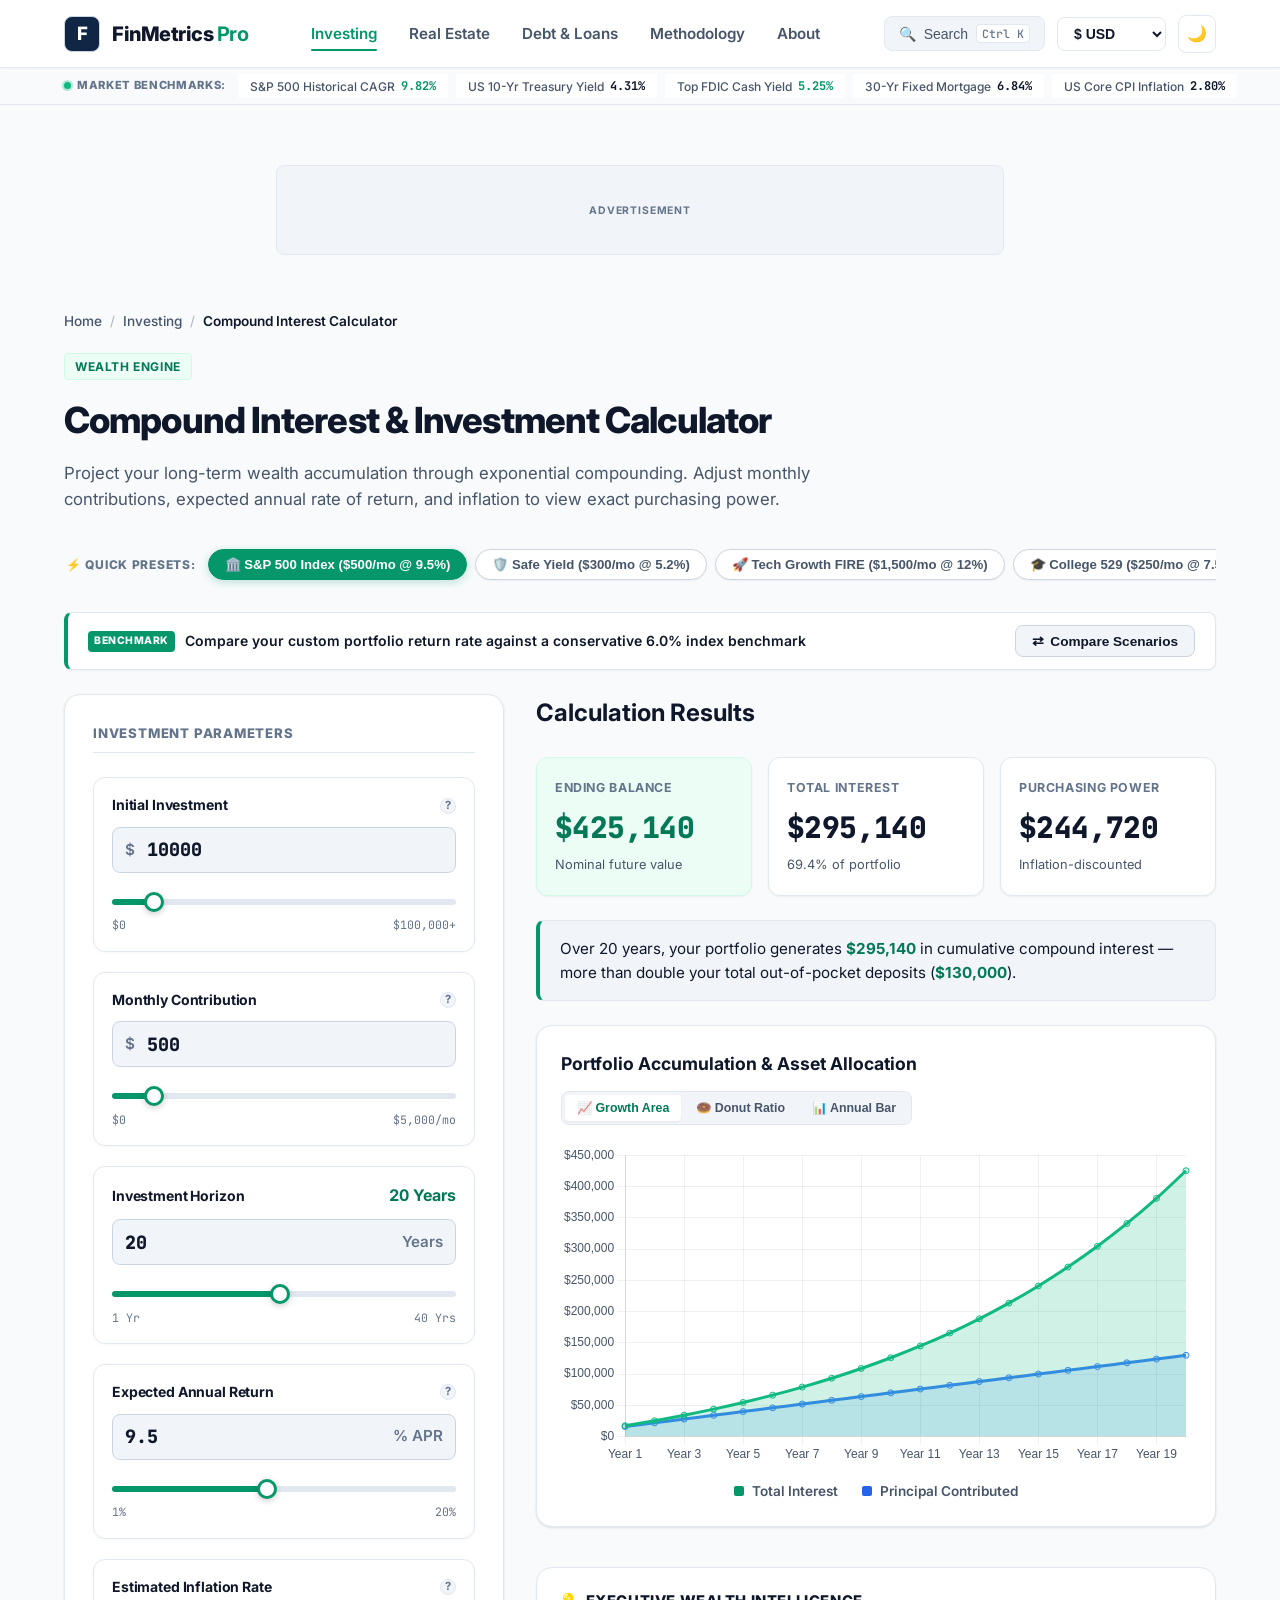
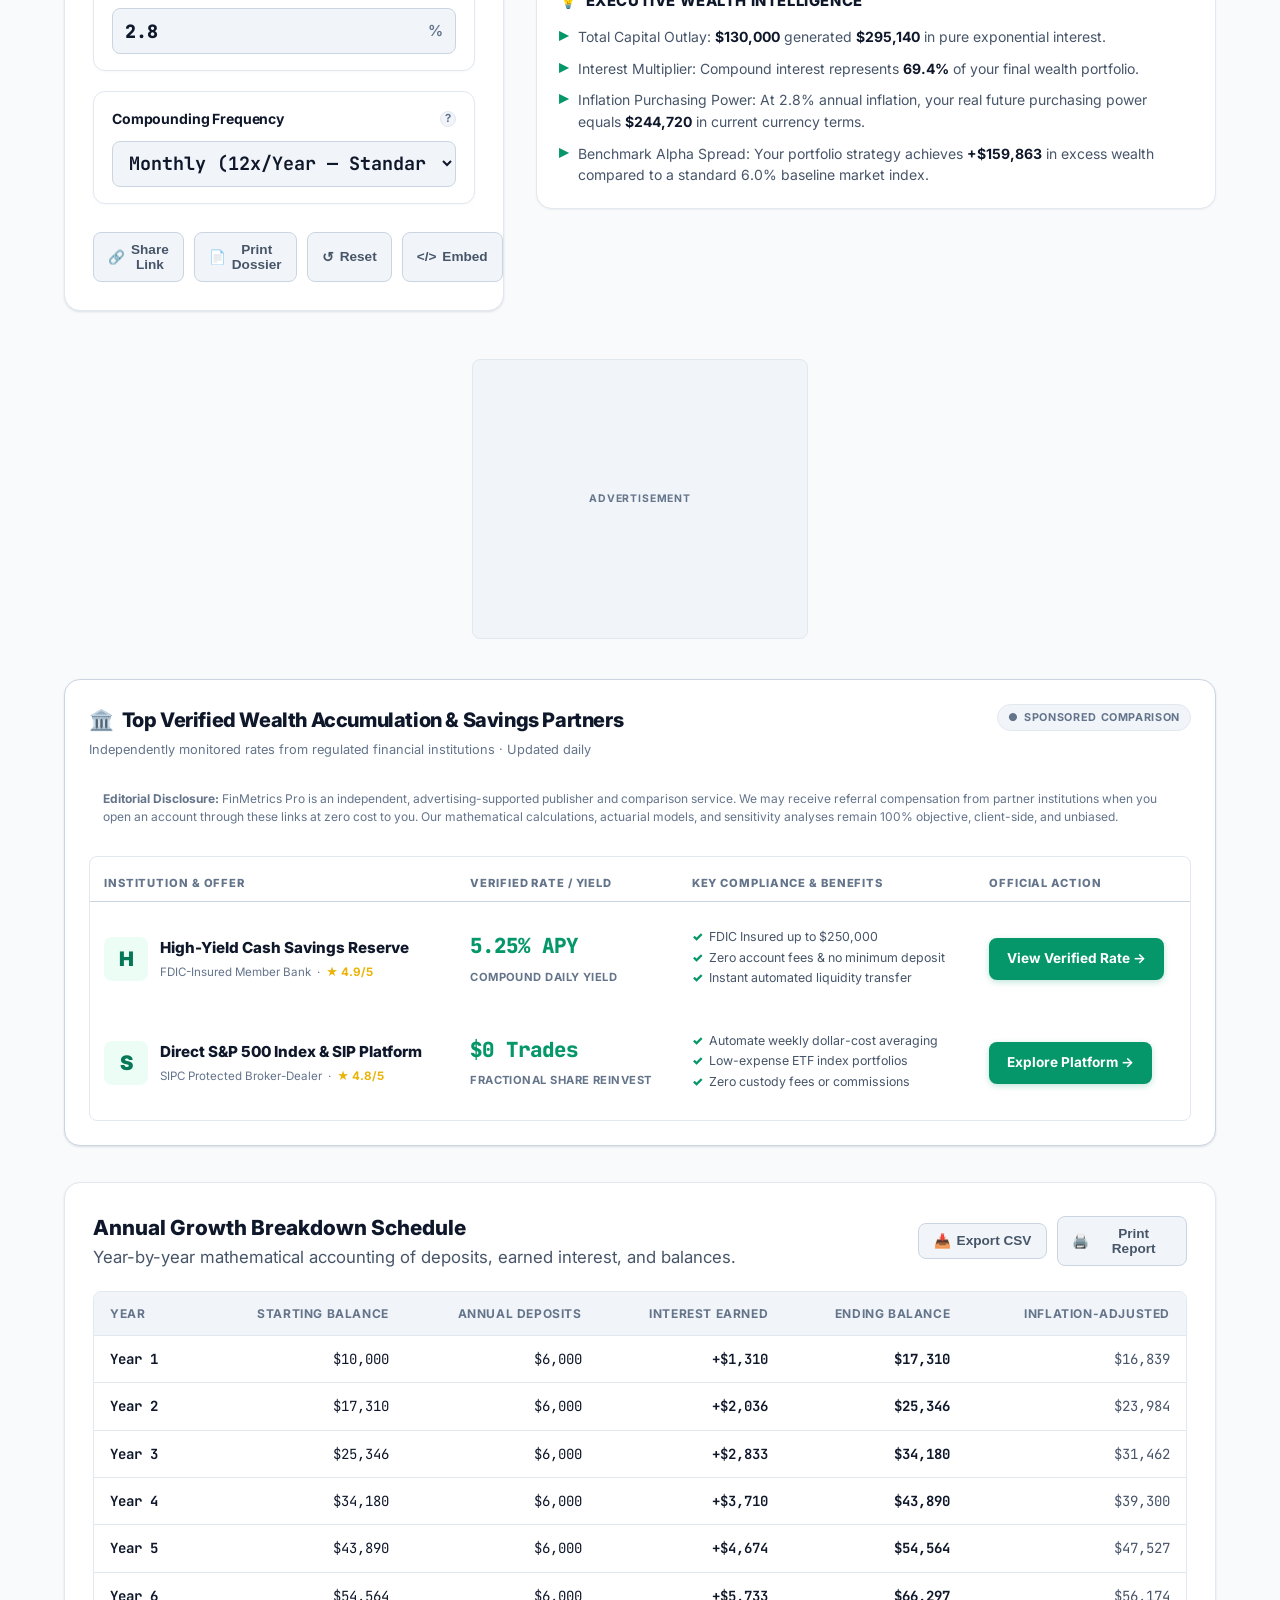
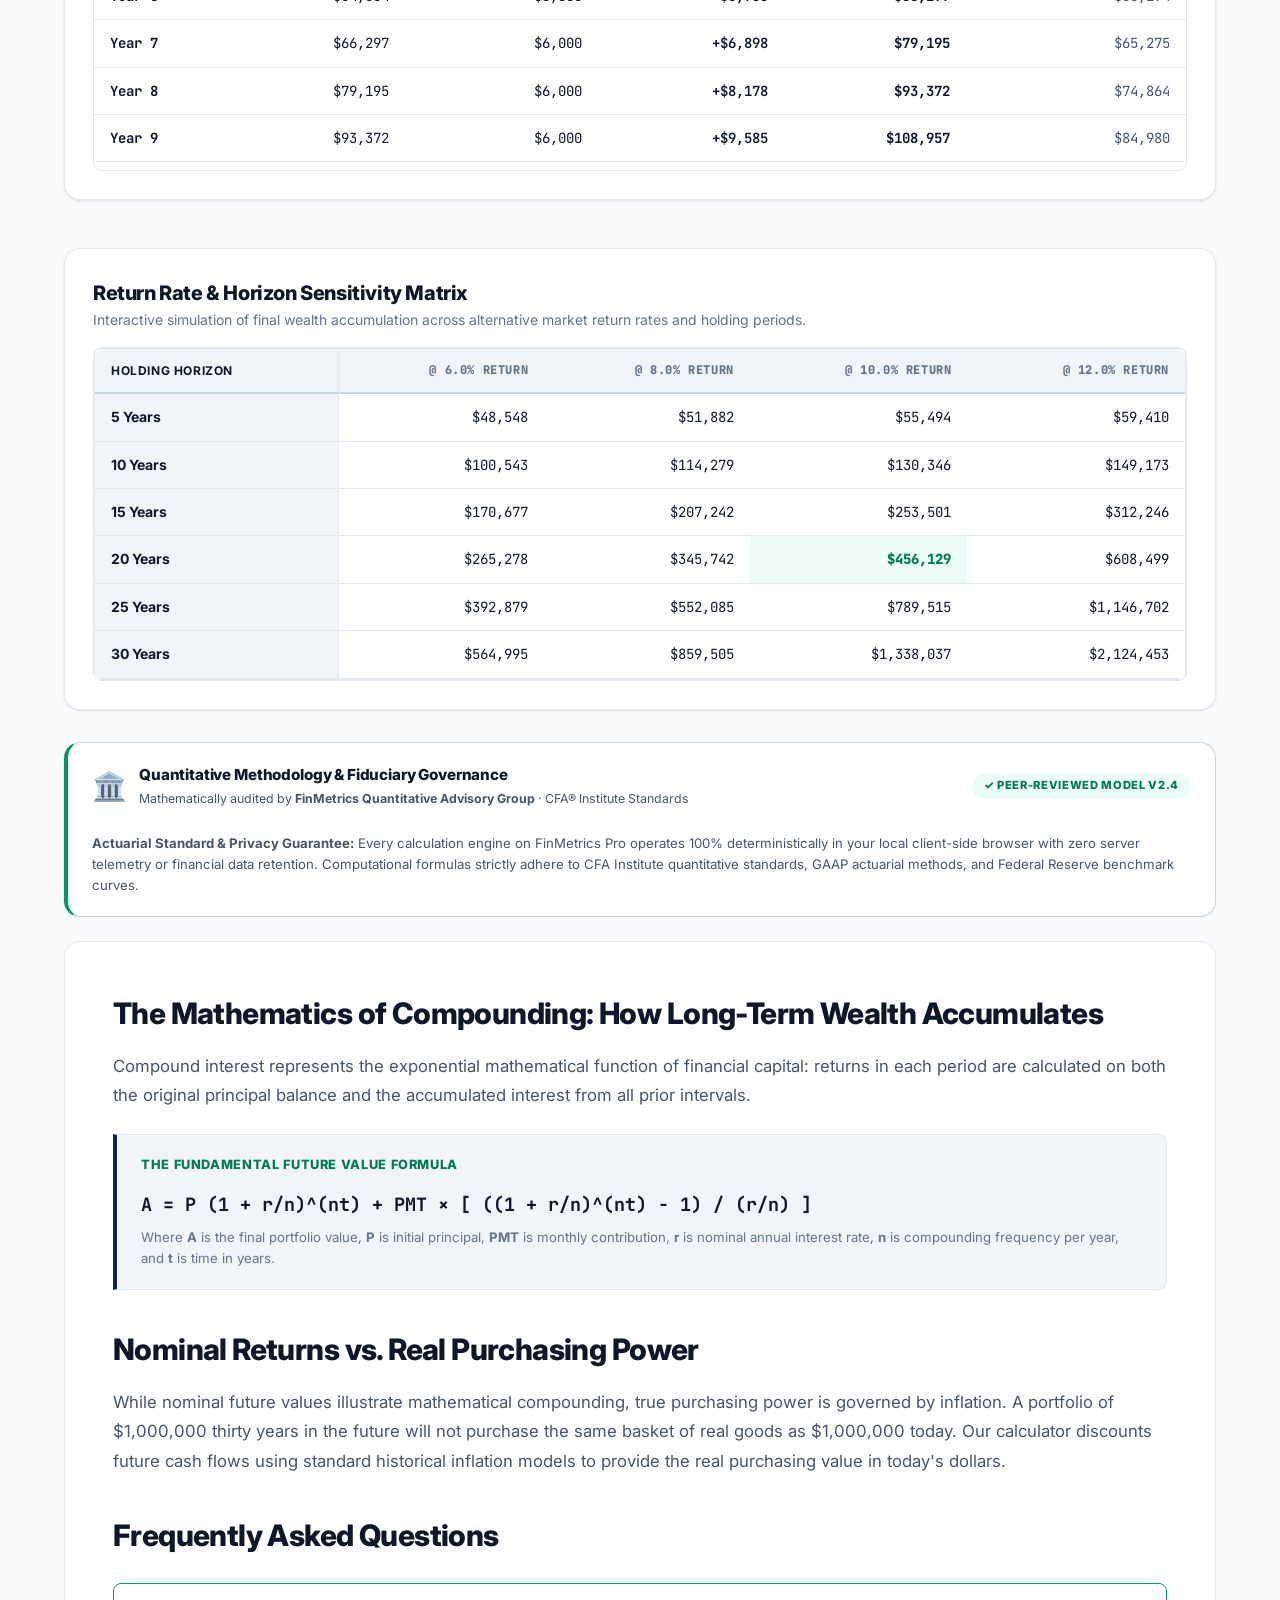
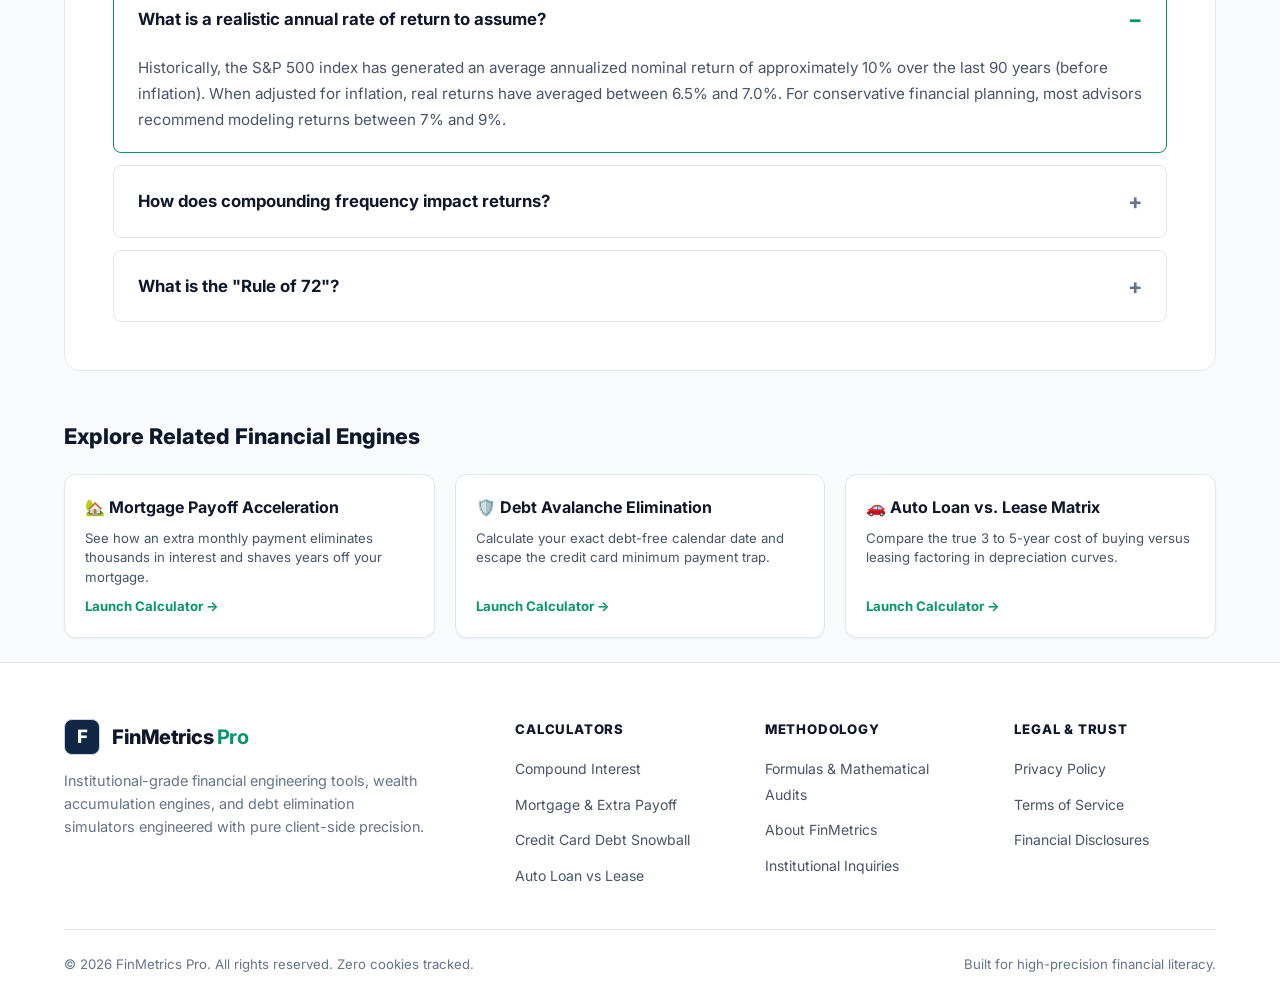
<file: calculators/compound-interest/index.html>
<!DOCTYPE html>
<html lang="en" data-theme="light">
<head>
  <meta charset="UTF-8">
  <meta name="viewport" content="width=device-width, initial-scale=1.0">
  <title>Compound Interest &amp; Investment Calculator — FinMetrics Pro</title>
  <meta name="description" content="Simulate portfolio growth with monthly deposits, compounding frequency, inflation-adjusted purchasing power, and annual schedule exports. 100% private.">
  <link rel="canonical" href="https://finmetrics-pro-d1fj.vercel.app/calculators/compound-interest/">
  
  <link rel="preconnect" href="https://fonts.googleapis.com">
  <link rel="preconnect" href="https://fonts.gstatic.com" crossorigin>
  <link href="https://fonts.googleapis.com/css2?family=Inter:wght@400;500;600;700;800;900&family=JetBrains+Mono:wght@500;700;800&display=swap" rel="stylesheet">
  
  <link rel="stylesheet" href="../../assets/css/main.css">
  <link rel="stylesheet" href="../../assets/css/calculator.css">
  <link rel="stylesheet" href="../../assets/css/premium-animations.css">
  <link rel="icon" type="image/svg+xml" href="../../assets/favicon.svg">

  <script type="application/ld+json">
  {
    "@context": "https://schema.org",
    "@type": "WebApplication",
    "name": "Compound Interest & SIP Wealth Engine",
    "applicationCategory": "FinanceApplication",
    "operatingSystem": "All",
    "offers": { "@type": "Offer", "price": "0", "priceCurrency": "USD" },
    "description": "Institutional-grade compound interest calculator with dynamic chart visualizer, inflation adjustments, and annual amortization table."
  }
  </script>
  <script async src="https://pagead2.googlesyndication.com/pagead/js/adsbygoogle.js?client=ca-pub-3994203957356254" crossorigin="anonymous"></script>
</head>
<body data-calc-key="compound-interest">

  <!-- HEADER -->
  <header class="site-header">
    <div class="shell nav-container">
      <a href="../../index.html" class="brand-link" aria-label="FinMetrics Pro Home">
        <div class="brand-logo-icon">F</div>
        <div class="brand-name">FinMetrics <span>Pro</span></div>
      </a>

      <nav aria-label="Main Navigation">
        <ul class="nav-center-links">
          <li><a href="../../index.html#investing" class="nav-link active">Investing</a></li>
          <li><a href="../../index.html#real-estate" class="nav-link">Real Estate</a></li>
          <li><a href="../../index.html#debt" class="nav-link">Debt &amp; Loans</a></li>
          <li><a href="../../methodology.html" class="nav-link">Methodology</a></li>
          <li><a href="../../about.html" class="nav-link">About</a></li>
        </ul>
      </nav>

      <div class="nav-actions-cluster">
        <button class="search-trigger-btn" aria-label="Quick Search">
          <span>🔍</span>
          <span>Search</span>
          <span class="kbd-shortcut">Ctrl K</span>
        </button>

        <div class="currency-selector-wrap">
          <select id="currencySelect" class="currency-select" aria-label="Choose Display Currency">
            <option value="USD">$ USD</option>
            <option value="EUR">€ EUR</option>
            <option value="GBP">£ GBP</option>
            <option value="INR">₹ INR</option>
            <option value="CAD">CA$ CAD</option>
            <option value="AUD">A$ AUD</option>
          </select>
        </div>

        <button id="themeToggleBtn" class="theme-toggle-btn" aria-label="Toggle Dark/Light Mode">🌙</button>
      </div>
    </div>
  </header>

  <!-- ADSENSE LEADERBOARD UNIT -->
  <div class="shell" style="margin-top:20px;">
    <div class="adsense-unit adsense-leaderboard" id="adUnit-calc-top">
      <div class="adsense-label">Advertisement</div>
      <!-- Google AdSense 728x90 Top Leaderboard -->
    </div>
  </div>

  <!-- MAIN -->
  <main class="shell" id="mainContent">

    <nav class="breadcrumb-nav" aria-label="Breadcrumb">
      <ol class="breadcrumbs">
        <li><a href="../../index.html">Home</a></li>
        <li class="sep">/</li>
        <li><a href="../../index.html#investing">Investing</a></li>
        <li class="sep">/</li>
        <li class="current">Compound Interest Calculator</li>
      </ol>
    </nav>

    <!-- Header Wrap -->
    <div class="calc-header-wrap">
      <span class="calc-title-badge">Wealth Engine</span>
      <h1 class="calc-main-title">Compound Interest &amp; Investment Calculator</h1>
      <p class="calc-lead-desc">
        Project your long-term wealth accumulation through exponential compounding. Adjust monthly contributions, expected annual rate of return, and inflation to view exact purchasing power.
      </p>
    </div>

    <!-- Curated Scenarios / Presets Bar -->
    <div class="preset-pills-bar" aria-label="Curated Market Presets">
      <span class="preset-pill-label">⚡ Quick Presets:</span>
      <button class="preset-pill-btn active" data-preset="sp500">🏛️ S&amp;P 500 Index ($500/mo @ 9.5%)</button>
      <button class="preset-pill-btn" data-preset="treasury">🛡️ Safe Yield ($300/mo @ 5.2%)</button>
      <button class="preset-pill-btn" data-preset="fire">🚀 Tech Growth FIRE ($1,500/mo @ 12%)</button>
      <button class="preset-pill-btn" data-preset="college">🎓 College 529 ($250/mo @ 7.5%)</button>
    </div>

    <!-- Scenario Comparison Toggle Bar -->
    <div class="comparison-toggle-bar">
      <div class="toggle-info">
        <span class="new-badge">BENCHMARK</span>
        <span>Compare your custom portfolio return rate against a conservative 6.0% index benchmark</span>
      </div>
      <button id="comparisonModeBtn" class="btn-compare-toggle">
        <span>⇄</span> <span>Compare Scenarios</span>
      </button>
    </div>

    <div id="comparisonPanel" class="comparison-panel">
      <div style="display:flex;justify-content:space-between;align-items:center;flex-wrap:wrap;gap:12px;">
        <div>
          <strong style="color:var(--emerald-700);">Scenario A (Your Plan):</strong>
          <span id="cmpValA" style="font-family:var(--font-mono);margin-left:8px;" class="tnum">$416,589</span>
        </div>
        <div>
          <strong style="color:var(--text-muted);">Scenario B (6.0% Benchmark):</strong>
          <span id="cmpValB" style="font-family:var(--font-mono);margin-left:8px;" class="tnum">$254,120</span>
        </div>
        <div>
          <strong style="color:var(--blue-600);">Net Alpha Difference:</strong>
          <span id="cmpDiff" style="font-family:var(--font-mono);font-weight:700;margin-left:8px;" class="tnum">+$162,469</span>
        </div>
      </div>
    </div>

    <!-- WORKBENCH -->
    <div class="calc-workbench-grid">

      <!-- LEFT: Inputs Workbench -->
      <section class="calc-inputs-pane" aria-labelledby="inputsHeading">
        <h2 id="inputsHeading" class="input-group-title">Investment Parameters</h2>

        <!-- Initial Principal -->
        <div class="form-field">
          <div class="field-label-row">
            <label for="initialDeposit" class="field-label">Initial Investment</label>
            <span class="field-help-icon" title="Starting capital or lump-sum balance">?</span>
          </div>
          <div class="input-control-box">
            <span class="input-affix currency-affix">$</span>
            <input type="number" id="initialDeposit" class="calc-number-input" value="10000" min="0" max="10000000" step="500">
          </div>
          <div class="range-slider-wrap">
            <input type="range" id="initialDepositSlider" class="calc-range-slider" min="0" max="100000" step="500" value="10000" aria-label="Initial Investment Slider">
            <div class="slider-limits"><span>$0</span><span>$100,000+</span></div>
          </div>
        </div>

        <!-- Monthly Contribution -->
        <div class="form-field">
          <div class="field-label-row">
            <label for="monthlyDeposit" class="field-label">Monthly Contribution</label>
            <span class="field-help-icon" title="Amount added at the start of each month">?</span>
          </div>
          <div class="input-control-box">
            <span class="input-affix currency-affix">$</span>
            <input type="number" id="monthlyDeposit" class="calc-number-input" value="500" min="0" max="50000" step="25">
          </div>
          <div class="range-slider-wrap">
            <input type="range" id="monthlyDepositSlider" class="calc-range-slider" min="0" max="5000" step="50" value="500" aria-label="Monthly Contribution Slider">
            <div class="slider-limits"><span>$0</span><span>$5,000/mo</span></div>
          </div>
        </div>

        <!-- Investment Horizon (Years) -->
        <div class="form-field">
          <div class="field-label-row">
            <label for="years" class="field-label">Investment Horizon</label>
            <span class="tnum" id="yearsDisplay" style="color:var(--emerald-700);font-weight:700;">20 Years</span>
          </div>
          <div class="input-control-box">
            <input type="number" id="years" class="calc-number-input no-prefix" value="20" min="1" max="50" step="1">
            <span class="input-affix">Years</span>
          </div>
          <div class="range-slider-wrap">
            <input type="range" id="yearsSlider" class="calc-range-slider" min="1" max="40" step="1" value="20" aria-label="Years Slider">
            <div class="slider-limits"><span>1 Yr</span><span>40 Yrs</span></div>
          </div>
        </div>

        <!-- Expected Annual Return (%) -->
        <div class="form-field">
          <div class="field-label-row">
            <label for="rate" class="field-label">Expected Annual Return</label>
            <span class="field-help-icon" title="S&amp;P 500 historic average is ~10% nominal">?</span>
          </div>
          <div class="input-control-box">
            <input type="number" id="rate" class="calc-number-input no-prefix" value="9.5" min="0" max="30" step="0.1">
            <span class="input-affix">% APR</span>
          </div>
          <div class="range-slider-wrap">
            <input type="range" id="rateSlider" class="calc-range-slider" min="1" max="20" step="0.25" value="9.5" aria-label="Annual Return Slider">
            <div class="slider-limits"><span>1%</span><span>20%</span></div>
          </div>
        </div>

        <!-- Expected Inflation Rate -->
        <div class="form-field">
          <div class="field-label-row">
            <label for="inflation" class="field-label">Estimated Inflation Rate</label>
            <span class="field-help-icon" title="Calculates real purchasing power in today's dollars">?</span>
          </div>
          <div class="input-control-box">
            <input type="number" id="inflation" class="calc-number-input no-prefix" value="2.8" min="0" max="15" step="0.1">
            <span class="input-affix">%</span>
          </div>
        </div>

        <!-- Compounding Frequency -->
        <div class="form-field">
          <div class="field-label-row">
            <label for="compoundFreq" class="field-label">Compounding Frequency</label>
            <span class="field-help-icon" title="CFA Standard: How frequently earned interest is added to your principal balance">?</span>
          </div>
          <div class="input-control-box">
            <select id="compoundFreq" class="calc-number-input no-prefix" style="background:transparent;cursor:pointer;font-weight:700;">
              <option value="12" selected>Monthly (12x/Year — Standard Index/SIP)</option>
              <option value="365">Daily (365x/Year — High-Yield Savings)</option>
              <option value="4">Quarterly (4x/Year — Corporate Bonds)</option>
              <option value="2">Semi-Annually (2x/Year — Treasuries)</option>
              <option value="1">Annually (1x/Year — Simple Certificates)</option>
            </select>
          </div>
        </div>

        <!-- Actions -->
        <div class="calc-quick-actions">
          <button class="btn-calc-secondary" id="copyShareBtn">
            <span>🔗</span>
            <span>Share Link</span>
          </button>
          <button class="btn-calc-secondary" id="printDossierBtn" onclick="FinMetrics.generatePrintReport('Compound Interest Growth & Wealth Dossier')">
            <span>📄</span>
            <span>Print Dossier</span>
          </button>
          <button class="btn-calc-secondary" id="resetBtn">
            <span>↺</span>
            <span>Reset</span>
          </button>
        </div>
      </section>

      <!-- RIGHT: Visual Insights & Chart -->
      <section class="calc-results-pane" id="resultsPane" aria-labelledby="resultsHeading">
        <h2 id="resultsHeading" class="sr-only">Calculation Results</h2>

        <!-- Key Metrics Cards -->
        <div class="primary-metrics-row">
          <div class="metric-card hero-metric">
            <div class="metric-label">
              <span>Ending Balance</span>
            </div>
            <div class="metric-val tnum" id="resEndingBalance">$416,589</div>
            <div class="metric-sub">Nominal future value</div>
          </div>

          <div class="metric-card">
            <div class="metric-label">
              <span>Total Interest</span>
            </div>
            <div class="metric-val tnum" id="resTotalInterest">$286,589</div>
            <div class="metric-sub" id="resInterestRatio">68.8% of portfolio</div>
          </div>

          <div class="metric-card">
            <div class="metric-label">
              <span>Purchasing Power</span>
            </div>
            <div class="metric-val tnum" id="resRealBalance">$240,115</div>
            <div class="metric-sub">Inflation-discounted</div>
          </div>
        </div>

        <!-- Smart Insight Banner -->
        <div class="smart-insight-banner">
          Over 20 years, your portfolio generates <b id="insInterest">$286,589</b> in cumulative compound interest — more than double your total out-of-pocket deposits (<b id="insDeposits">$130,000</b>).
        </div>

        <!-- Visual Chart Card -->
        <div class="chart-container-card">
          <div class="chart-card-header">
            <h3 class="chart-card-title">Portfolio Accumulation &amp; Asset Allocation</h3>
            <div class="chart-view-toggle">
              <button class="chart-toggle-btn active" id="btnChartArea">📈 Growth Area</button>
              <button class="chart-toggle-btn" id="btnChartDonut">🍩 Donut Ratio</button>
              <button class="chart-toggle-btn" id="btnChartBar">📊 Annual Bar</button>
            </div>
          </div>

          <div class="chart-canvas-wrap">
            <canvas id="growthChart" role="img" aria-label="Interactive graph displaying principal versus compound interest growth over time"></canvas>
          </div>

          <div class="chart-legend-row" id="chartLegendRow">
            <div class="legend-item">
              <span class="legend-dot" style="background:#059669;"></span>
              <span>Total Interest</span>
            </div>
            <div class="legend-item">
              <span class="legend-dot" style="background:#2563eb;"></span>
              <span>Principal Contributed</span>
            </div>
          </div>
        </div>

        <!-- Executive Actionable Summary Card -->
        <div class="executive-summary-card">
          <div class="exec-summary-title">
            <span>💡</span>
            <span>Executive Wealth Intelligence</span>
          </div>
          <ul class="exec-summary-list" id="execSummaryList">
            <!-- Populated dynamically by app.js -->
          </ul>
        </div>

      </section>
    </div>

    <!-- ADSENSE MID RECTANGLE UNIT -->
    <div class="adsense-unit adsense-rectangle" id="adUnit-calc-mid">
      <div class="adsense-label">Advertisement</div>
      <!-- Google AdSense 300x250 Mid Content -->
    </div>

    <!-- AFFILIATE PARTNER OFFERS (AUTO INJECTED BY CORE.JS) -->
    <section id="affiliateCardsContainer" aria-label="Verified Wealth &amp; Savings Partners"></section>

    <!-- Amortization / Year-by-Year Schedule -->
    <section class="schedule-table-card" aria-labelledby="scheduleHeading">
      <div class="table-head-cluster">
        <div>
          <h2 id="scheduleHeading" class="table-title">Annual Growth Breakdown Schedule</h2>
          <p class="section-sub">Year-by-year mathematical accounting of deposits, earned interest, and balances.</p>
        </div>
        <div class="table-actions-cluster">
          <button class="btn-calc-secondary" id="exportCsvBtn">
            <span>📥</span>
            <span>Export CSV</span>
          </button>
          <button class="btn-calc-secondary" onclick="FinMetrics.generatePrintReport('Compound Interest Growth Audit')">
            <span>🖨️</span>
            <span>Print Report</span>
          </button>
        </div>
      </div>

      <div class="table-responsive-box">
        <table class="fin-data-table" id="growthTable">
          <thead>
            <tr>
              <th>Year</th>
              <th>Starting Balance</th>
              <th>Annual Deposits</th>
              <th>Interest Earned</th>
              <th>Ending Balance</th>
              <th>Inflation-Adjusted</th>
            </tr>
          </thead>
          <tbody id="scheduleBody">
            <!-- Rendered dynamically by app.js -->
          </tbody>
        </table>
      </div>
    </section>

    <!-- Rate & Timeline Sensitivity Matrix ("What-If" Analysis) -->
    <section class="sensitivity-matrix-card" aria-labelledby="matrixHeading">
      <div class="matrix-title-row">
        <div>
          <h2 id="matrixHeading" class="matrix-title">Return Rate &amp; Horizon Sensitivity Matrix</h2>
          <p class="matrix-sub">Interactive simulation of final wealth accumulation across alternative market return rates and holding periods.</p>
        </div>
      </div>
      <div class="table-responsive-box">
        <table class="matrix-table" id="sensitivityTable">
          <!-- Populated dynamically by app.js -->
        </table>
      </div>
    </section>

    <!-- Comprehensive Editorial & Financial Guide -->
    <section class="editorial-section" aria-labelledby="guideHeading">
      <article class="editorial-article">
        <h2 id="guideHeading">The Mathematics of Compounding: How Long-Term Wealth Accumulates</h2>
        <p>
          Compound interest represents the exponential mathematical function of financial capital: returns in each period are calculated on both the original principal balance and the accumulated interest from all prior intervals.
        </p>

        <div class="formula-callout-box">
          <div class="formula-title">The Fundamental Future Value Formula</div>
          <div class="formula-display">A = P (1 + r/n)^(nt) + PMT × [ ((1 + r/n)^(nt) - 1) / (r/n) ]</div>
          <div class="formula-legend">
            Where <b>A</b> is the final portfolio value, <b>P</b> is initial principal, <b>PMT</b> is monthly contribution, <b>r</b> is nominal annual interest rate, <b>n</b> is compounding frequency per year, and <b>t</b> is time in years.
          </div>
        </div>

        <h2>Nominal Returns vs. Real Purchasing Power</h2>
        <p>
          While nominal future values illustrate mathematical compounding, true purchasing power is governed by inflation. A portfolio of $1,000,000 thirty years in the future will not purchase the same basket of real goods as $1,000,000 today. Our calculator discounts future cash flows using standard historical inflation models to provide the real purchasing value in today's dollars.
        </p>

        <h2>Frequently Asked Questions</h2>
        <div class="faq-wrap">
          <details class="faq-card" open>
            <summary class="faq-header">What is a realistic annual rate of return to assume?</summary>
            <div class="faq-body">
              Historically, the S&amp;P 500 index has generated an average annualized nominal return of approximately 10% over the last 90 years (before inflation). When adjusted for inflation, real returns have averaged between 6.5% and 7.0%. For conservative financial planning, most advisors recommend modeling returns between 7% and 9%.
            </div>
          </details>

          <details class="faq-card">
            <summary class="faq-header">How does compounding frequency impact returns?</summary>
            <div class="faq-body">
              The more frequently interest is calculated and added to the principal balance (daily vs. monthly vs. annually), the faster the balance grows. However, the difference between monthly and daily compounding is relatively minor due to the mathematical limits of continuous compounding.
            </div>
          </details>

          <details class="faq-card">
            <summary class="faq-header">What is the "Rule of 72"?</summary>
            <div class="faq-body">
              The Rule of 72 is a quick mental math shortcut to estimate how many years it takes for an investment to double at a given annual interest rate. Simply divide 72 by your interest rate. For example, at an 8% annual return, your money doubles in approximately 9 years (72 ÷ 8 = 9).
            </div>
          </details>
        </div>
      </article>
    </section>

    <!-- RELATED TOOLS SECTION -->
    <section class="related-tools-section">
      <h3 class="related-tools-title">Explore Related Financial Engines</h3>
      <div class="related-tools-grid">
        <a href="../mortgage-payoff/index.html" class="related-tool-card">
          <div class="related-tool-name">🏡 Mortgage Payoff Acceleration</div>
          <div class="related-tool-desc">See how an extra monthly payment eliminates thousands in interest and shaves years off your mortgage.</div>
          <span class="related-tool-link">Launch Calculator →</span>
        </a>

        <a href="../debt-payoff/index.html" class="related-tool-card">
          <div class="related-tool-name">🛡️ Debt Avalanche Elimination</div>
          <div class="related-tool-desc">Calculate your exact debt-free calendar date and escape the credit card minimum payment trap.</div>
          <span class="related-tool-link">Launch Calculator →</span>
        </a>

        <a href="../auto-loan-lease/index.html" class="related-tool-card">
          <div class="related-tool-name">🚗 Auto Loan vs. Lease Matrix</div>
          <div class="related-tool-desc">Compare the true 3 to 5-year cost of buying versus leasing factoring in depreciation curves.</div>
          <span class="related-tool-link">Launch Calculator →</span>
        </a>
      </div>
    </section>

  </main>

  <!-- FOOTER -->
  <footer class="site-footer">
    <div class="shell">
      <div class="footer-top-grid">
        <div>
          <div class="brand-link">
            <div class="brand-logo-icon">F</div>
            <div class="brand-name">FinMetrics <span>Pro</span></div>
          </div>
          <p class="footer-bio">
            Institutional-grade financial engineering tools, wealth accumulation engines, and debt elimination simulators engineered with pure client-side precision.
          </p>
        </div>

        <div>
          <h4 class="footer-col-title">Calculators</h4>
          <ul class="footer-links">
            <li><a href="index.html">Compound Interest</a></li>
            <li><a href="../mortgage-payoff/index.html">Mortgage &amp; Extra Payoff</a></li>
            <li><a href="../debt-payoff/index.html">Credit Card Debt Snowball</a></li>
            <li><a href="../auto-loan-lease/index.html">Auto Loan vs Lease</a></li>
          </ul>
        </div>

        <div>
          <h4 class="footer-col-title">Methodology</h4>
          <ul class="footer-links">
            <li><a href="../../methodology.html">Formulas &amp; Mathematical Audits</a></li>
            <li><a href="../../about.html">About FinMetrics</a></li>
            <li><a href="../../contact.html">Institutional Inquiries</a></li>
          </ul>
        </div>

        <div>
          <h4 class="footer-col-title">Legal &amp; Trust</h4>
          <ul class="footer-links">
            <li><a href="../../privacy.html">Privacy Policy</a></li>
            <li><a href="../../terms.html">Terms of Service</a></li>
            <li><a href="../../disclaimer.html">Financial Disclosures</a></li>
          </ul>
        </div>
      </div>

      <div class="footer-bottom-bar">
        <div>© 2026 FinMetrics Pro. All rights reserved. Zero cookies tracked.</div>
        <div>Built for high-precision financial literacy.</div>
      </div>
    </div>
  </footer>

  <!-- Scripts -->
  <script src="../../assets/js/chart.min.js"></script>
  <script src="../../assets/js/core.js"></script>
  <script src="../../assets/js/animated-counter.js"></script>
  <script src="../../assets/js/math-utils.js"></script>
  <script src="app.js"></script>
</body>
</html>
</file>
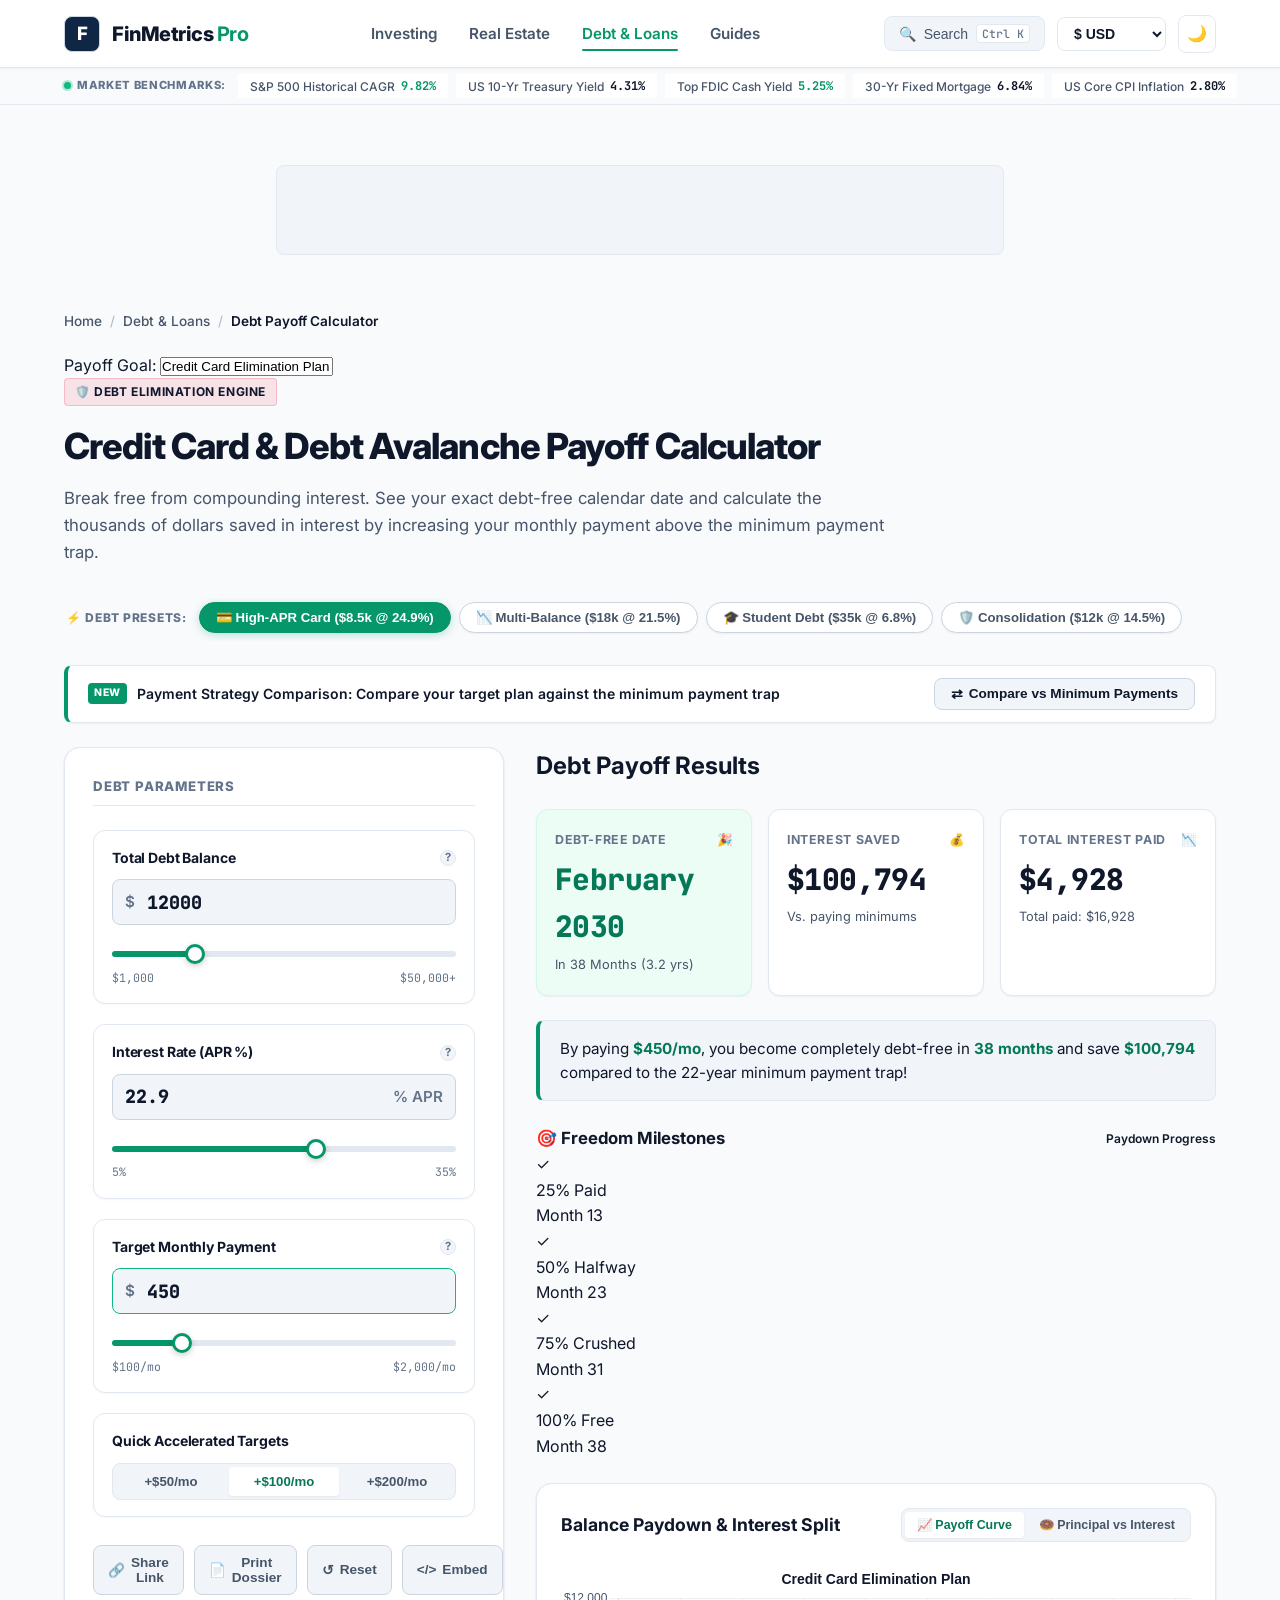
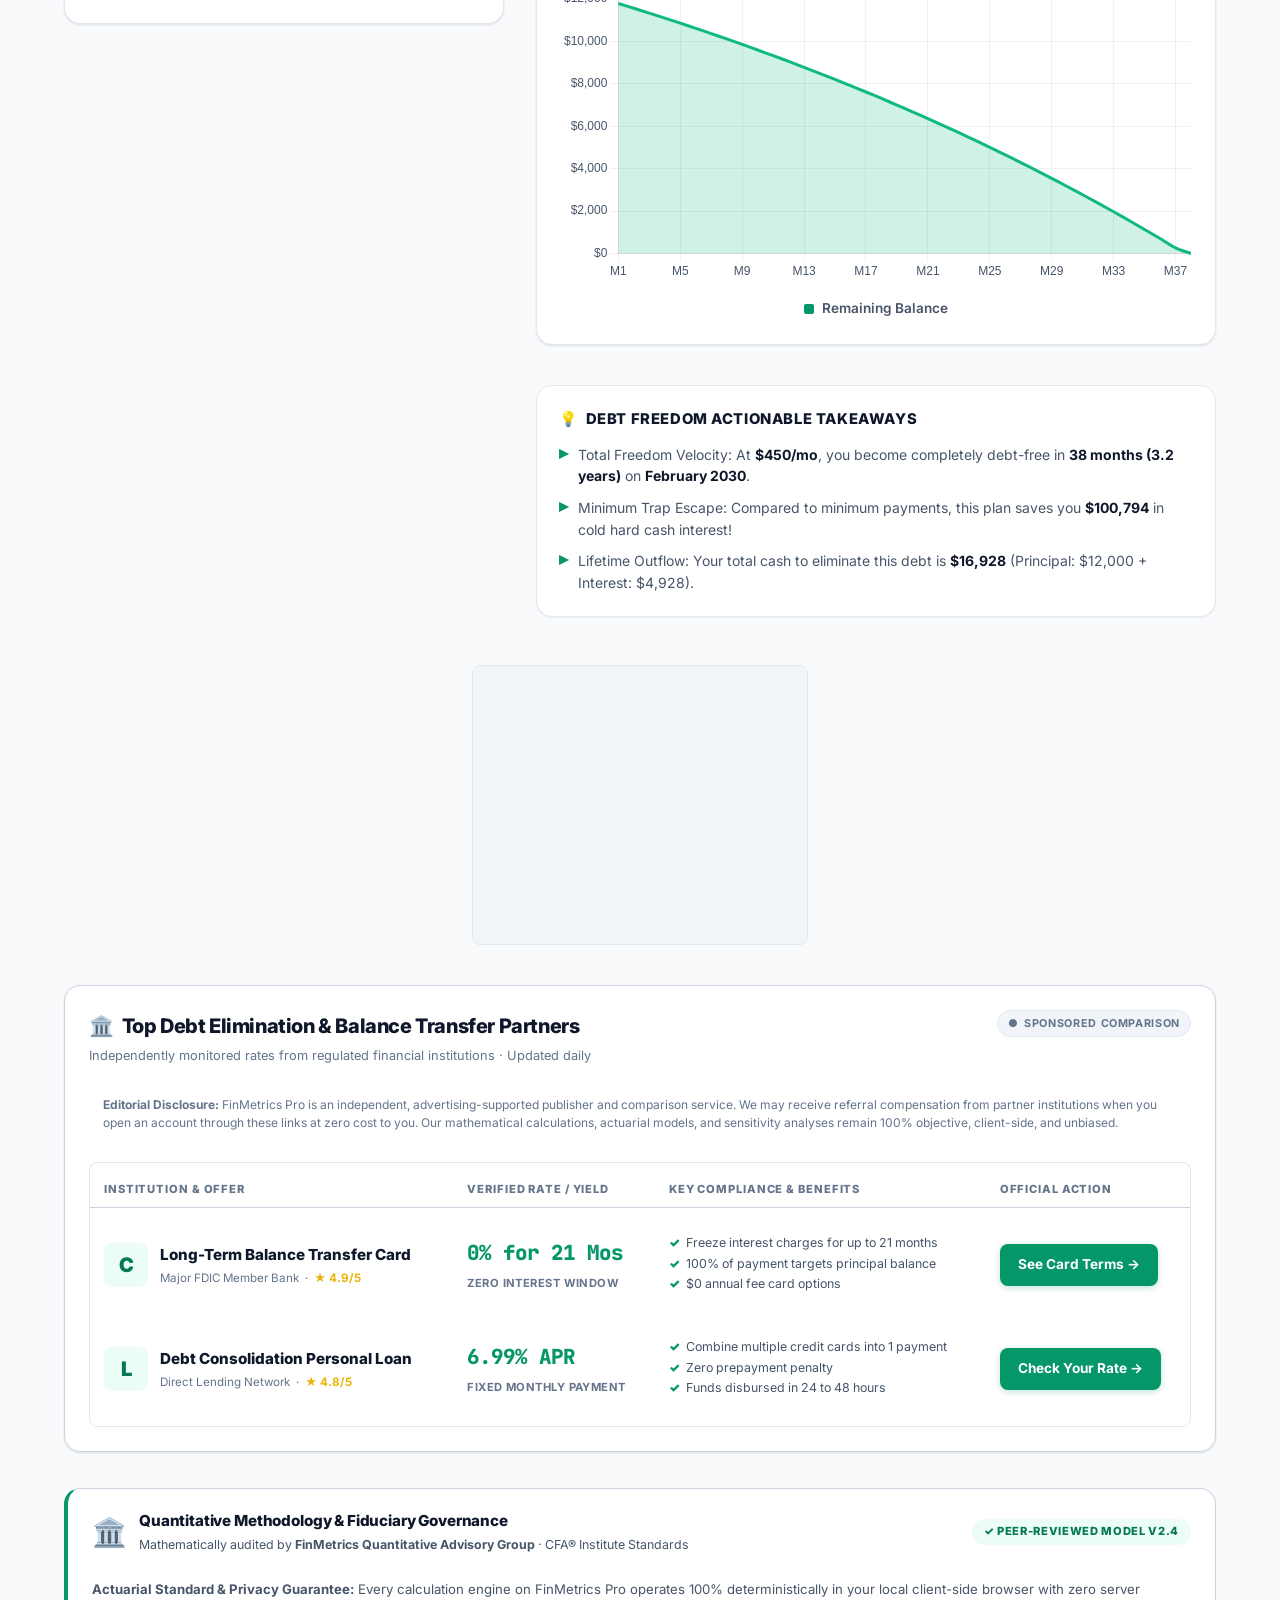
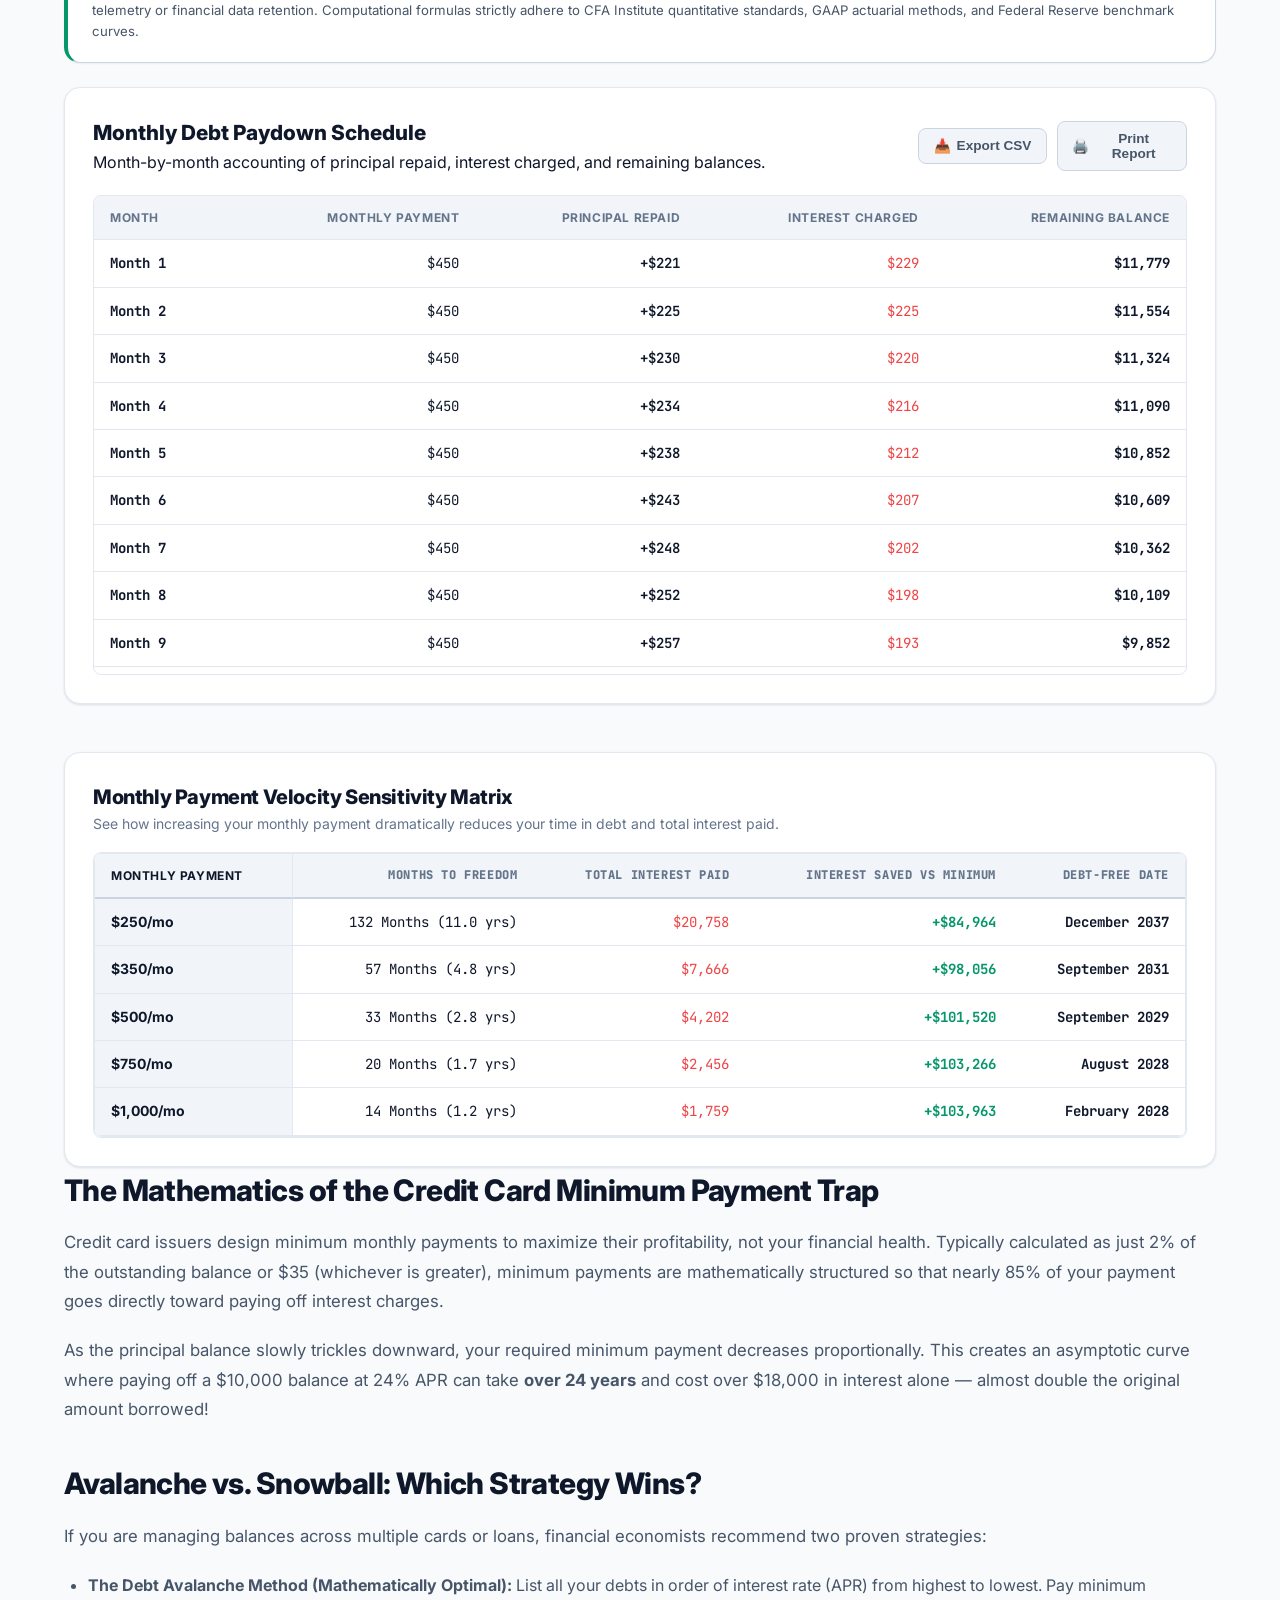
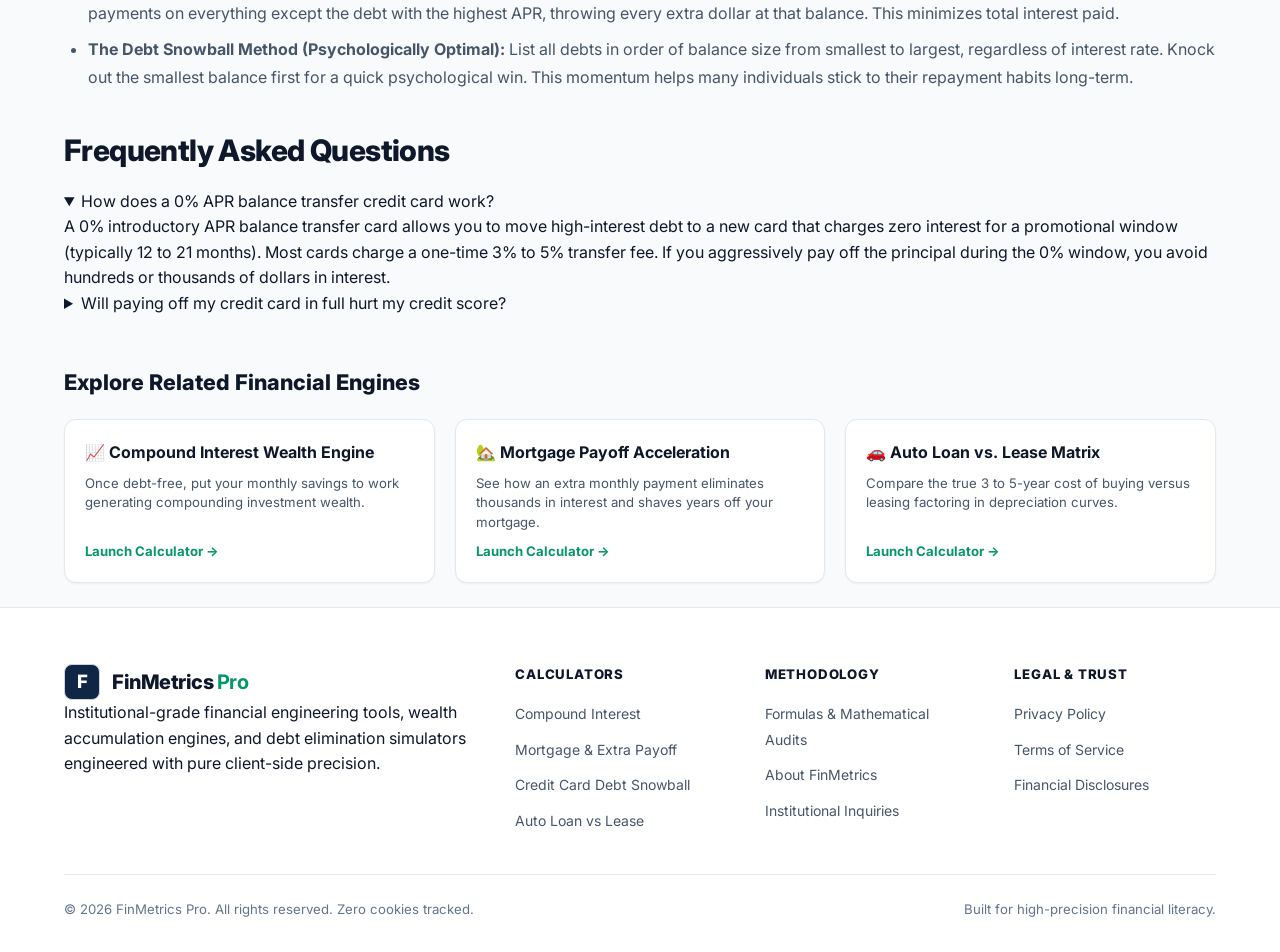
<file: calculators/debt-payoff/index.html>
<!DOCTYPE html>
<html lang="en" data-theme="light">
<head>
  <meta charset="UTF-8">
  <meta name="viewport" content="width=device-width, initial-scale=1.0">
  <title>Credit Card &amp; Debt Avalanche Payoff Calculator — FinMetrics Pro</title>
  <meta name="description" content="Calculate your exact debt-free date and see how much interest you can save by beating the credit card minimum payment trap. Free monthly schedule and chart.">
  <link rel="canonical" href="https://finmetrics-pro-d1fj.vercel.app/calculators/debt-payoff/">
  
  <link rel="preconnect" href="https://fonts.googleapis.com">
  <link rel="preconnect" href="https://fonts.gstatic.com" crossorigin>
  <link href="https://fonts.googleapis.com/css2?family=Inter:wght@400;500;600;700;800;900&family=JetBrains+Mono:wght@500;700;800&display=swap" rel="stylesheet">
  
  <link rel="stylesheet" href="../../assets/css/main.css">
  <link rel="stylesheet" href="../../assets/css/calculator.css">
  <link rel="stylesheet" href="../../assets/css/premium-animations.css">
  <link rel="icon" type="image/svg+xml" href="../../assets/favicon.svg">

  <script type="application/ld+json">
  {
    "@context": "https://schema.org",
    "@type": "WebApplication",
    "name": "Credit Card & Debt Snowball Payoff Calculator",
    "applicationCategory": "FinanceApplication",
    "operatingSystem": "All",
    "offers": { "@type": "Offer", "price": "0", "priceCurrency": "USD" },
    "description": "Calculate interest savings, debt-free calendar dates, and monthly payoff schedules to eliminate high-APR credit card balances."
  }
  </script>
  <script async src="https://pagead2.googlesyndication.com/pagead/js/adsbygoogle.js?client=ca-pub-3994203957356254" crossorigin="anonymous"></script>
</head>
<body data-calc-key="debt-payoff">

  <!-- HEADER -->
  <header class="site-header">
    <div class="shell nav-container">
      <a href="../../index.html" class="brand-link" aria-label="FinMetrics Pro Home">
        <div class="brand-logo-icon">F</div>
        <div class="brand-name">FinMetrics <span>Pro</span></div>
      </a>

      <nav aria-label="Main Navigation">
        <ul class="nav-center-links">
          <li><a href="../../index.html#investing" class="nav-link">Investing</a></li>
          <li><a href="../../index.html#real-estate" class="nav-link">Real Estate</a></li>
          <li><a href="../../index.html#debt" class="nav-link active">Debt &amp; Loans</a></li>
          <li><a href="../../index.html#editorial" class="nav-link">Guides</a></li>
        </ul>
      </nav>

      <div class="nav-actions-cluster">
        <button class="search-trigger-btn" aria-label="Quick Search">
          <span>🔍</span>
          <span>Search</span>
          <span class="kbd-shortcut">Ctrl K</span>
        </button>

        <div class="currency-selector-wrap">
          <select id="currencySelect" class="currency-select" aria-label="Choose Display Currency">
            <option value="USD">$ USD</option>
            <option value="EUR">€ EUR</option>
            <option value="GBP">£ GBP</option>
            <option value="INR">₹ INR</option>
            <option value="CAD">CA$ CAD</option>
            <option value="AUD">A$ AUD</option>
          </select>
        </div>

        <button id="themeToggleBtn" class="theme-toggle-btn" aria-label="Toggle Dark/Light Mode">☀️</button>
      </div>
    </div>
  </header>

  <!-- ADSENSE LEADERBOARD UNIT -->
  <div class="shell" style="margin-top:20px;">
    <div class="adsense-unit adsense-leaderboard" id="adUnit-debt-top">
      <!-- Google AdSense 728x90 Top Leaderboard -->
    </div>
  </div>

  <!-- MAIN -->
  <main class="shell" id="mainContent">

    <!-- Breadcrumb & Scenario Naming Bar -->
    <div class="breadcrumb-scenario-bar">
      <nav class="breadcrumb-nav" aria-label="Breadcrumb">
        <ol class="breadcrumbs">
          <li><a href="../../index.html">Home</a></li>
          <li class="sep">/</li>
          <li><a href="../../index.html#debt">Debt &amp; Loans</a></li>
          <li class="sep">/</li>
          <li class="current">Debt Payoff Calculator</li>
        </ol>
      </nav>

      <div class="scenario-name-wrap">
        <span class="scenario-name-label">Payoff Goal:</span>
        <input type="text" id="scenarioName" class="scenario-name-input" value="Credit Card Elimination Plan" aria-label="Scenario Plan Name">
      </div>
    </div>

    <div class="calc-header-wrap">
      <span class="calc-title-badge" style="background:rgba(244,63,94,0.12);color:var(--rose-400);border-color:rgba(244,63,94,0.25);">🛡️ Debt Elimination Engine</span>
      <h1 class="calc-main-title">Credit Card &amp; Debt Avalanche Payoff Calculator</h1>
      <p class="calc-lead-desc">
        Break free from compounding interest. See your exact debt-free calendar date and calculate the thousands of dollars saved in interest by increasing your monthly payment above the minimum payment trap.
      </p>
    </div>

    <!-- Curated Scenarios / Presets Bar -->
    <div class="preset-pills-bar" aria-label="Curated Debt Payoff Presets">
      <span class="preset-pill-label">⚡ Debt Presets:</span>
      <button class="preset-pill-btn active" data-preset="creditCard">💳 High-APR Card ($8.5k @ 24.9%)</button>
      <button class="preset-pill-btn" data-preset="avalanche">📉 Multi-Balance ($18k @ 21.5%)</button>
      <button class="preset-pill-btn" data-preset="student">🎓 Student Debt ($35k @ 6.8%)</button>
      <button class="preset-pill-btn" data-preset="personal">🛡️ Consolidation ($12k @ 14.5%)</button>
    </div>

    <!-- Comparison Toggle Bar -->
    <div class="comparison-toggle-bar">
      <div class="toggle-info">
        <span class="new-badge">NEW</span>
        <span>Payment Strategy Comparison: Compare your target plan against the minimum payment trap</span>
      </div>
      <button id="comparisonModeBtn" class="btn-compare-toggle">
        <span>⇄</span> <span>Compare vs Minimum Payments</span>
      </button>
    </div>

    <div id="comparisonPanel" class="comparison-panel">
      <div style="display:flex;justify-content:space-between;align-items:center;flex-wrap:wrap;gap:12px;">
        <div>
          <strong style="color:var(--emerald-400);">Accelerated Plan Interest:</strong>
          <span id="cmpValA" style="font-family:var(--font-mono);margin-left:8px;" class="tnum">$4,210</span>
        </div>
        <div>
          <strong style="color:var(--rose-400);">Minimum Payment Interest:</strong>
          <span id="cmpValB" style="font-family:var(--font-mono);margin-left:8px;" class="tnum">$15,690</span>
        </div>
        <div>
          <strong style="color:var(--cyan-400);">Total Interest Saved:</strong>
          <span id="cmpDiff" style="font-family:var(--font-mono);font-weight:700;margin-left:8px;" class="tnum">+$11,480</span>
        </div>
      </div>
    </div>

    <!-- WORKBENCH -->
    <div class="calc-workbench-grid">

      <!-- LEFT: Inputs -->
      <section class="calc-inputs-pane" aria-labelledby="debtInputsHeading">
        <h2 id="debtInputsHeading" class="input-group-title">Debt Parameters</h2>

        <!-- Current Balance -->
        <div class="form-field">
          <div class="field-label-row">
            <label for="balance" class="field-label">Total Debt Balance</label>
            <span class="field-help-icon" title="Current outstanding balance across your credit cards or high-interest loans">?</span>
          </div>
          <div class="input-control-box">
            <span class="input-affix currency-affix">$</span>
            <input type="number" id="balance" class="calc-number-input" value="12000" min="500" max="500000" step="500">
          </div>
          <div class="range-slider-wrap">
            <input type="range" id="balanceSlider" class="calc-range-slider" min="1000" max="50000" step="500" value="12000" aria-label="Balance Slider">
            <div class="slider-limits"><span>$1,000</span><span>$50,000+</span></div>
          </div>
        </div>

        <!-- Interest Rate (APR) -->
        <div class="form-field">
          <div class="field-label-row">
            <label for="apr" class="field-label">Interest Rate (APR %)</label>
            <span class="field-help-icon" title="Average US credit card APR is ~24.5%">?</span>
          </div>
          <div class="input-control-box">
            <input type="number" id="apr" class="calc-number-input no-prefix" value="22.9" min="0.5" max="45" step="0.1">
            <span class="input-affix">% APR</span>
          </div>
          <div class="range-slider-wrap">
            <input type="range" id="aprSlider" class="calc-range-slider" min="5" max="35" step="0.25" value="22.9" aria-label="APR Slider">
            <div class="slider-limits"><span>5%</span><span>35%</span></div>
          </div>
        </div>

        <!-- Target Monthly Payment -->
        <div class="form-field">
          <div class="field-label-row">
            <label for="monthlyPayment" class="field-label">Target Monthly Payment</label>
            <span class="field-help-icon" title="Amount you can commit to paying every single month">?</span>
          </div>
          <div class="input-control-box" style="border-color:var(--emerald-500);">
            <span class="input-affix currency-affix">$</span>
            <input type="number" id="monthlyPayment" class="calc-number-input" value="450" min="50" max="10000" step="25">
          </div>
          <div class="range-slider-wrap">
            <input type="range" id="monthlyPaymentSlider" class="calc-range-slider" min="100" max="2000" step="25" value="450" aria-label="Monthly Payment Slider">
            <div class="slider-limits"><span>$100/mo</span><span>$2,000/mo</span></div>
          </div>
        </div>

        <!-- Quick Strategy Chips -->
        <div class="form-field">
          <label class="field-label">Quick Accelerated Targets</label>
          <div class="segmented-chips" id="targetPaymentChips">
            <button class="chip-btn" data-add="50">+$50/mo</button>
            <button class="chip-btn active" data-add="100">+$100/mo</button>
            <button class="chip-btn" data-add="200">+$200/mo</button>
          </div>
        </div>

        <!-- Actions -->
        <div class="calc-quick-actions">
          <button class="btn-calc-secondary" id="copyShareBtn">
            <span>🔗</span>
            <span>Share Link</span>
          </button>
          <button class="btn-calc-secondary" id="printDossierBtn" onclick="FinMetrics.generatePrintReport('Debt Elimination & Velocity Payoff Dossier')">
            <span>📄</span>
            <span>Print Dossier</span>
          </button>
          <button class="btn-calc-secondary" id="resetBtn">
            <span>↺</span>
            <span>Reset</span>
          </button>
        </div>
      </section>

      <!-- RIGHT: Visuals & Metrics -->
      <section class="calc-results-pane" id="resultsPane" aria-labelledby="debtResultsHeading">
        <h2 id="debtResultsHeading" class="sr-only">Debt Payoff Results</h2>

        <div class="primary-metrics-row">
          <div class="metric-card hero-metric">
            <div class="metric-label">
              <span>Debt-Free Date</span>
              <span>🎉</span>
            </div>
            <div class="metric-val tnum" id="resPayoffDate">November 2029</div>
            <div class="metric-sub" id="resTotalMonths">In 36 Months</div>
          </div>

          <div class="metric-card">
            <div class="metric-label">
              <span>Interest Saved</span>
              <span>💰</span>
            </div>
            <div class="metric-val tnum" id="resInterestSaved">$11,480</div>
            <div class="metric-sub">Vs. paying minimums</div>
          </div>

          <div class="metric-card">
            <div class="metric-label">
              <span>Total Interest Paid</span>
              <span>📉</span>
            </div>
            <div class="metric-val tnum" id="resTotalInterest">$4,210</div>
            <div class="metric-sub" id="resTotalPaid">Total paid: $16,210</div>
          </div>
        </div>

        <!-- Smart Insight Banner -->
        <div class="smart-insight-banner">
          <div class="insight-pulse-dot" aria-hidden="true"></div>
          <div class="insight-content-text" id="insightText">
            By paying <b id="insPayment">$450/month</b>, you become completely debt-free in <b id="insTime">36 months</b> and save <b id="insSavings">$11,480</b> compared to the 22-year minimum payment trap!
          </div>
        </div>

        <!-- Debt Payoff Milestones Timeline -->
        <div class="milestone-timeline-card">
          <div style="display:flex;justify-content:space-between;align-items:center;">
            <h3 style="font-size:1.05rem;font-weight:700;">🎯 Freedom Milestones</h3>
            <span style="font-size:0.75rem;color:var(--emerald-400);font-weight:600;">Paydown Progress</span>
          </div>
          <div class="milestone-track" id="debtMilestones">
            <!-- Populated dynamically by app.js -->
          </div>
        </div>

        <!-- Chart Card -->
        <div class="chart-container-card">
          <div class="chart-card-header">
            <h3 class="chart-card-title">Balance Paydown &amp; Interest Split</h3>
            <div class="chart-view-toggle">
              <button class="chart-toggle-btn active" id="btnDebtLine">📈 Payoff Curve</button>
              <button class="chart-toggle-btn" id="btnDebtDonut">🍩 Principal vs Interest</button>
            </div>
          </div>

          <div class="chart-canvas-wrap">
            <canvas id="debtChart" role="img" aria-label="Chart showing remaining debt balance declining to zero over time"></canvas>
          </div>

          <div class="chart-legend-row" id="debtLegendRow">
            <div class="legend-item">
              <span class="legend-dot" style="background:#059669;"></span>
              <span>Remaining Balance</span>
            </div>
          </div>
        </div>

        <!-- Executive Actionable Summary Card -->
        <div class="executive-summary-card">
          <div class="exec-summary-title">
            <span>💡</span>
            <span>Debt Freedom Actionable Takeaways</span>
          </div>
          <ul class="exec-summary-list" id="debtExecSummary">
            <!-- Populated dynamically by app.js -->
          </ul>
        </div>

      </section>
    </div>

    <!-- ADSENSE MID RECTANGLE UNIT -->
    <div class="adsense-unit adsense-rectangle" id="adUnit-debt-mid">
      <!-- Google AdSense 300x250 Mid Content -->
    </div>

    <!-- AFFILIATE BALANCE TRANSFER CARDS (AUTO INJECTED BY CORE.JS) -->
    <section id="affiliateCardsContainer" aria-label="Best Balance Transfer Credit Cards"></section>

    <!-- Monthly Breakdown Table -->
    <section class="schedule-table-card" aria-labelledby="scheduleHeading">
      <div class="table-head-cluster">
        <div>
          <h2 id="scheduleHeading" class="table-title">Monthly Debt Paydown Schedule</h2>
          <p class="section-head-sub">Month-by-month accounting of principal repaid, interest charged, and remaining balances.</p>
        </div>
        <div class="table-actions-cluster">
          <button class="btn-calc-secondary" id="exportCsvBtn">
            <span>📥</span>
            <span>Export CSV</span>
          </button>
          <button class="btn-calc-secondary" onclick="FinMetrics.generatePrintReport('Debt Elimination Audit')">
            <span>🖨️</span>
            <span>Print Report</span>
          </button>
        </div>
      </div>

      <div class="table-responsive-box">
        <table class="fin-data-table" id="debtTable">
          <thead>
            <tr>
              <th>Month</th>
              <th>Monthly Payment</th>
              <th>Principal Repaid</th>
              <th>Interest Charged</th>
              <th>Remaining Balance</th>
            </tr>
          </thead>
          <tbody id="scheduleBody">
            <!-- Rendered by app.js -->
          </tbody>
        </table>
      </div>
    </section>

    <!-- Payment Velocity Sensitivity Matrix ("What-If" Analysis) -->
    <section class="sensitivity-matrix-card" aria-labelledby="matrixHeading">
      <div class="matrix-title-row">
        <div>
          <h2 id="matrixHeading" class="matrix-title">Monthly Payment Velocity Sensitivity Matrix</h2>
          <p class="matrix-sub">See how increasing your monthly payment dramatically reduces your time in debt and total interest paid.</p>
        </div>
      </div>
      <div class="table-responsive-box">
        <table class="matrix-table" id="debtSensitivityTable">
          <!-- Populated dynamically by app.js -->
        </table>
      </div>
    </section>

    <!-- Editorial Guide -->
    <section class="editorial-content-section" aria-labelledby="guideHeading">
      <article class="editorial-article">
        <h2 id="guideHeading">The Mathematics of the Credit Card Minimum Payment Trap</h2>
        <p>
          Credit card issuers design minimum monthly payments to maximize their profitability, not your financial health. Typically calculated as just 2% of the outstanding balance or $35 (whichever is greater), minimum payments are mathematically structured so that nearly 85% of your payment goes directly toward paying off interest charges.
        </p>
        <p>
          As the principal balance slowly trickles downward, your required minimum payment decreases proportionally. This creates an asymptotic curve where paying off a $10,000 balance at 24% APR can take <strong>over 24 years</strong> and cost over $18,000 in interest alone — almost double the original amount borrowed!
        </p>

        <h2>Avalanche vs. Snowball: Which Strategy Wins?</h2>
        <p>
          If you are managing balances across multiple cards or loans, financial economists recommend two proven strategies:
        </p>
        <ul>
          <li><strong>The Debt Avalanche Method (Mathematically Optimal):</strong> List all your debts in order of interest rate (APR) from highest to lowest. Pay minimum payments on everything except the debt with the highest APR, throwing every extra dollar at that balance. This minimizes total interest paid.</li>
          <li><strong>The Debt Snowball Method (Psychologically Optimal):</strong> List all debts in order of balance size from smallest to largest, regardless of interest rate. Knock out the smallest balance first for a quick psychological win. This momentum helps many individuals stick to their repayment habits long-term.</li>
        </ul>

        <h2>Frequently Asked Questions</h2>
        <div class="faq-accordion-wrap">
          <details class="faq-item" open>
            <summary class="faq-question">How does a 0% APR balance transfer credit card work?</summary>
            <div class="faq-answer">
              A 0% introductory APR balance transfer card allows you to move high-interest debt to a new card that charges zero interest for a promotional window (typically 12 to 21 months). Most cards charge a one-time 3% to 5% transfer fee. If you aggressively pay off the principal during the 0% window, you avoid hundreds or thousands of dollars in interest.
            </div>
          </details>

          <details class="faq-item">
            <summary class="faq-question">Will paying off my credit card in full hurt my credit score?</summary>
            <div class="faq-answer">
              No. Paying off credit card debt significantly improves your credit score by reducing your <strong>Credit Utilization Ratio</strong> (the percentage of available credit you are using), which accounts for 30% of your total FICO score. You do not need to carry a balance or pay interest to build a strong credit history.
            </div>
          </details>
        </div>
      </article>
    </section>

    <!-- RELATED TOOLS -->
    <section class="related-tools-section">
      <h3 class="related-tools-title">Explore Related Financial Engines</h3>
      <div class="related-tools-grid">
        <a href="../compound-interest/index.html" class="related-tool-card">
          <div class="related-tool-name">📈 Compound Interest Wealth Engine</div>
          <div class="related-tool-desc">Once debt-free, put your monthly savings to work generating compounding investment wealth.</div>
          <span class="related-tool-link">Launch Calculator →</span>
        </a>

        <a href="../mortgage-payoff/index.html" class="related-tool-card">
          <div class="related-tool-name">🏡 Mortgage Payoff Acceleration</div>
          <div class="related-tool-desc">See how an extra monthly payment eliminates thousands in interest and shaves years off your mortgage.</div>
          <span class="related-tool-link">Launch Calculator →</span>
        </a>

        <a href="../auto-loan-lease/index.html" class="related-tool-card">
          <div class="related-tool-name">🚗 Auto Loan vs. Lease Matrix</div>
          <div class="related-tool-desc">Compare the true 3 to 5-year cost of buying versus leasing factoring in depreciation curves.</div>
          <span class="related-tool-link">Launch Calculator →</span>
        </a>
      </div>
    </section>

  </main>

  <!-- FOOTER -->
  <footer class="site-footer">
    <div class="shell">
      <div class="footer-top-grid">
        <div>
          <div class="brand-link">
            <div class="brand-logo-icon">F</div>
            <div class="brand-name">FinMetrics <span>Pro</span></div>
          </div>
          <p class="footer-brand-bio">
            Institutional-grade financial engineering tools, wealth accumulation engines, and debt elimination simulators engineered with pure client-side precision.
          </p>
        </div>

        <div>
          <h4 class="footer-col-title">Calculators</h4>
          <ul class="footer-links">
            <li><a href="../compound-interest/index.html">Compound Interest</a></li>
            <li><a href="../mortgage-payoff/index.html">Mortgage &amp; Extra Payoff</a></li>
            <li><a href="index.html">Credit Card Debt Snowball</a></li>
            <li><a href="../auto-loan-lease/index.html">Auto Loan vs Lease</a></li>
          </ul>
        </div>

        <div>
          <h4 class="footer-col-title">Methodology</h4>
          <ul class="footer-links">
            <li><a href="../../methodology.html">Formulas &amp; Mathematical Audits</a></li>
            <li><a href="../../about.html">About FinMetrics</a></li>
            <li><a href="../../contact.html">Institutional Inquiries</a></li>
          </ul>
        </div>

        <div>
          <h4 class="footer-col-title">Legal &amp; Trust</h4>
          <ul class="footer-links">
            <li><a href="../../privacy.html">Privacy Policy</a></li>
            <li><a href="../../terms.html">Terms of Service</a></li>
            <li><a href="../../disclaimer.html">Financial Disclosures</a></li>
          </ul>
        </div>
      </div>

      <div class="footer-bottom-bar">
        <div>© 2026 FinMetrics Pro. All rights reserved. Zero cookies tracked.</div>
        <div>Built for high-precision financial literacy.</div>
      </div>
    </div>
  </footer>

  <script src="../../assets/js/chart.min.js"></script>
  <script src="../../assets/js/core.js"></script>
  <script src="../../assets/js/animated-counter.js"></script>
  <script src="../../assets/js/math-utils.js"></script>
  <script src="app.js"></script>
</body>
</html>
</file>
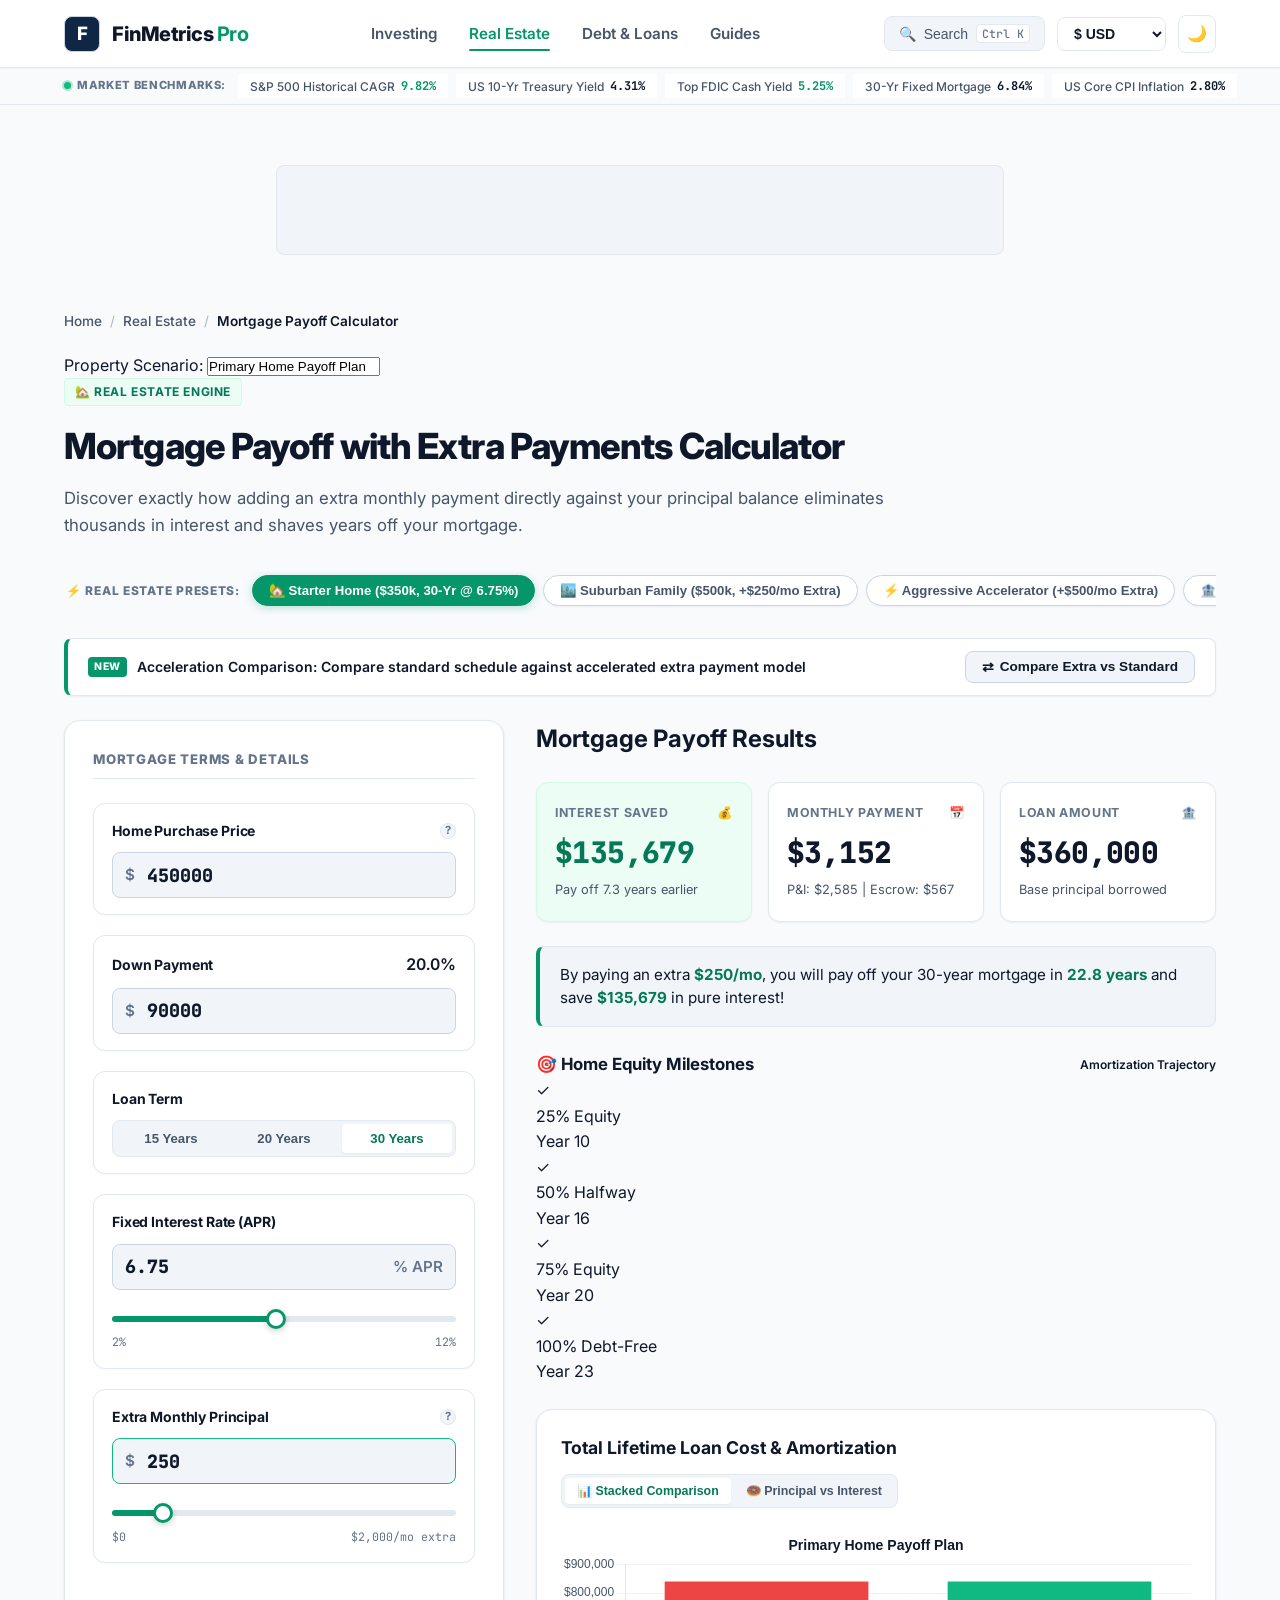
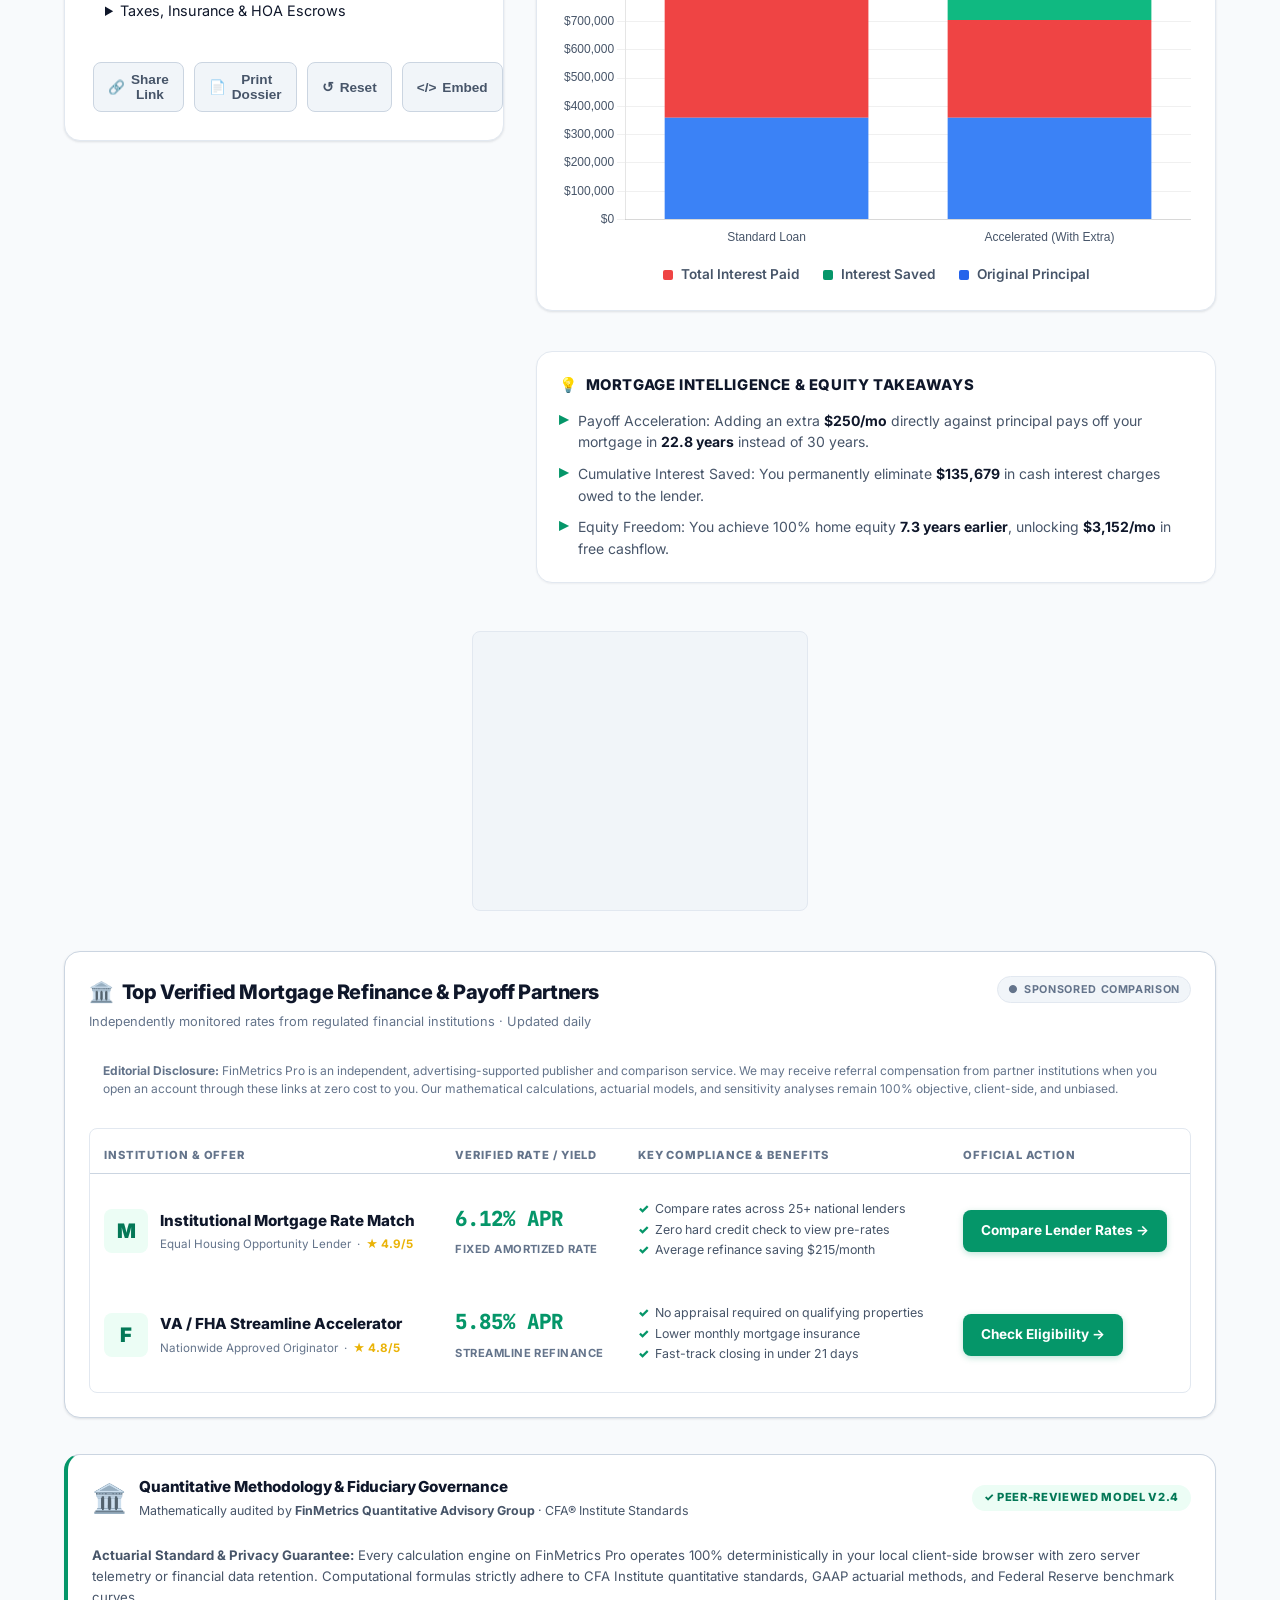
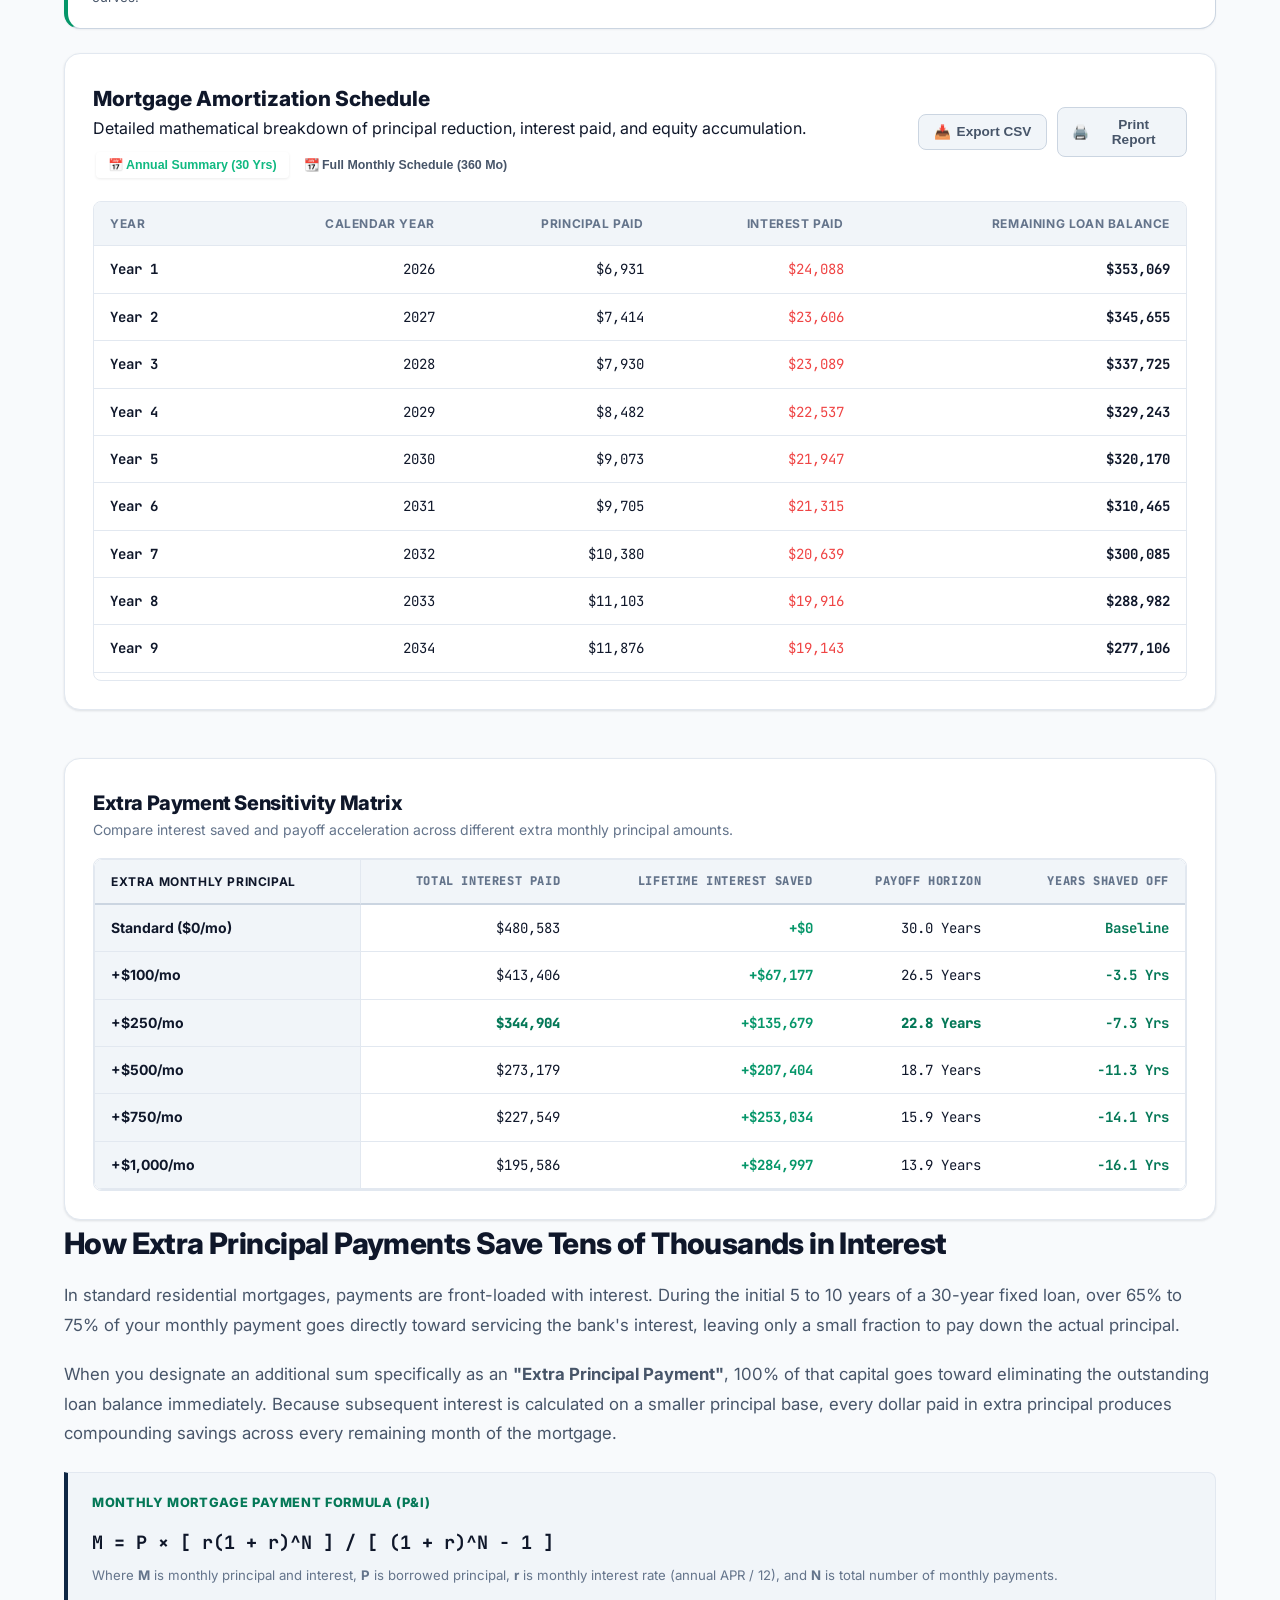
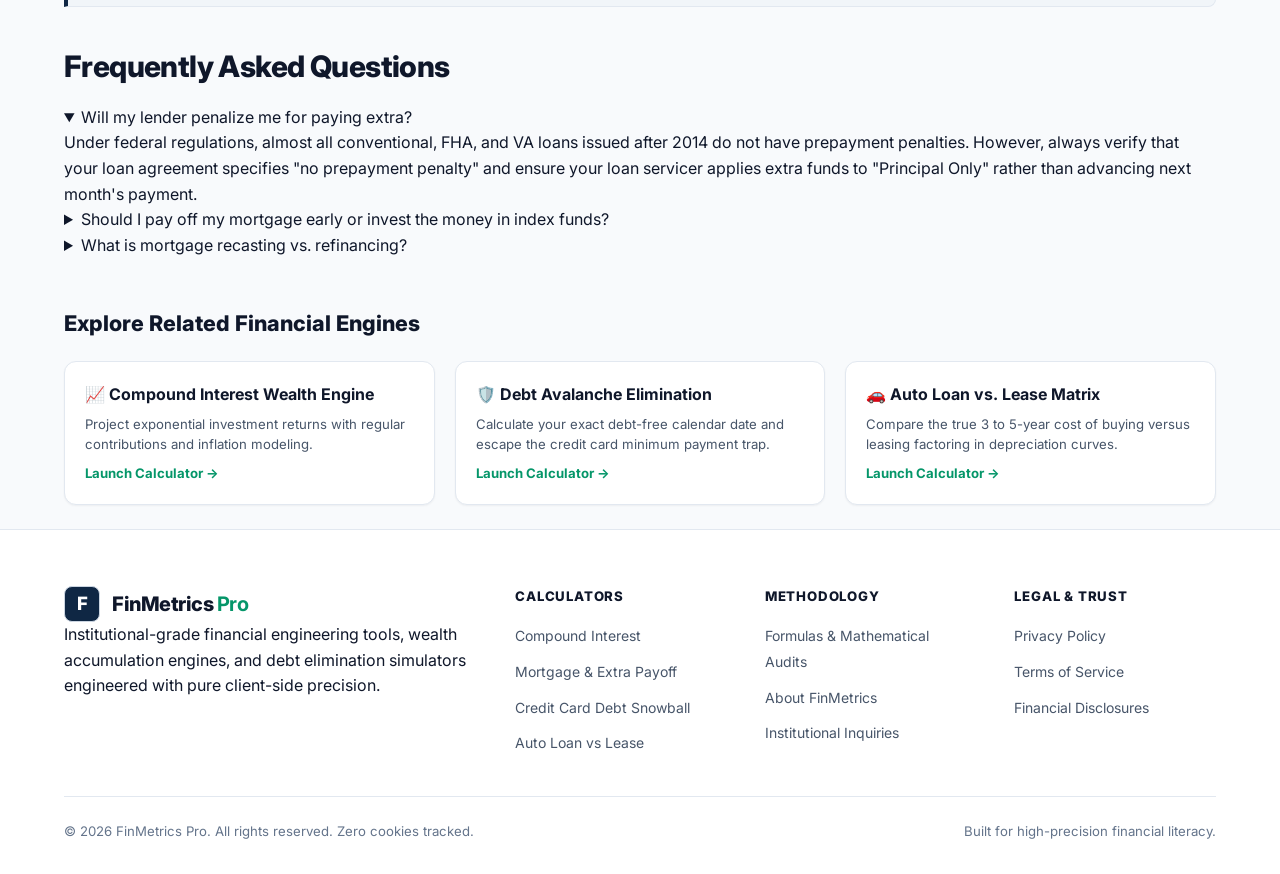
<file: calculators/mortgage-payoff/index.html>
<!DOCTYPE html>
<html lang="en" data-theme="light">
<head>
  <meta charset="UTF-8">
  <meta name="viewport" content="width=device-width, initial-scale=1.0">
  <title>Mortgage Payoff with Extra Payments Calculator — FinMetrics Pro</title>
  <meta name="description" content="Calculate your mortgage payoff date and see how much interest you can save with extra monthly principal payments. Free full amortization schedule and chart.">
  <link rel="canonical" href="https://finmetrics-pro-d1fj.vercel.app/calculators/mortgage-payoff/">
  
  <link rel="preconnect" href="https://fonts.googleapis.com">
  <link rel="preconnect" href="https://fonts.gstatic.com" crossorigin>
  <link href="https://fonts.googleapis.com/css2?family=Inter:wght@400;500;600;700;800;900&family=JetBrains+Mono:wght@500;700;800&display=swap" rel="stylesheet">
  
  <link rel="stylesheet" href="../../assets/css/main.css">
  <link rel="stylesheet" href="../../assets/css/calculator.css">
  <link rel="stylesheet" href="../../assets/css/premium-animations.css">
  <link rel="icon" type="image/svg+xml" href="../../assets/favicon.svg">

  <script type="application/ld+json">
  {
    "@context": "https://schema.org",
    "@type": "WebApplication",
    "name": "Mortgage Payoff & Extra Principal Calculator",
    "applicationCategory": "FinanceApplication",
    "operatingSystem": "All",
    "offers": { "@type": "Offer", "price": "0", "priceCurrency": "USD" },
    "description": "Calculate interest savings and accelerated payoff dates with extra monthly mortgage principal payments."
  }
  </script>
  <script async src="https://pagead2.googlesyndication.com/pagead/js/adsbygoogle.js?client=ca-pub-3994203957356254" crossorigin="anonymous"></script>
</head>
<body data-calc-key="mortgage-payoff">

  <!-- HEADER -->
  <header class="site-header">
    <div class="shell nav-container">
      <a href="../../index.html" class="brand-link" aria-label="FinMetrics Pro Home">
        <div class="brand-logo-icon">F</div>
        <div class="brand-name">FinMetrics <span>Pro</span></div>
      </a>

      <nav aria-label="Main Navigation">
        <ul class="nav-center-links">
          <li><a href="../../index.html#investing" class="nav-link">Investing</a></li>
          <li><a href="../../index.html#real-estate" class="nav-link active">Real Estate</a></li>
          <li><a href="../../index.html#debt" class="nav-link">Debt &amp; Loans</a></li>
          <li><a href="../../index.html#editorial" class="nav-link">Guides</a></li>
        </ul>
      </nav>

      <div class="nav-actions-cluster">
        <button class="search-trigger-btn" aria-label="Quick Search">
          <span>🔍</span>
          <span>Search</span>
          <span class="kbd-shortcut">Ctrl K</span>
        </button>

        <div class="currency-selector-wrap">
          <select id="currencySelect" class="currency-select" aria-label="Choose Display Currency">
            <option value="USD">$ USD</option>
            <option value="EUR">€ EUR</option>
            <option value="GBP">£ GBP</option>
            <option value="INR">₹ INR</option>
            <option value="CAD">CA$ CAD</option>
            <option value="AUD">A$ AUD</option>
          </select>
        </div>

        <button id="themeToggleBtn" class="theme-toggle-btn" aria-label="Toggle Dark/Light Mode">☀️</button>
      </div>
    </div>
  </header>

  <!-- ADSENSE LEADERBOARD UNIT -->
  <div class="shell" style="margin-top:20px;">
    <div class="adsense-unit adsense-leaderboard" id="adUnit-mortgage-top">
      <!-- Google AdSense 728x90 Top Leaderboard -->
    </div>
  </div>

  <!-- MAIN -->
  <main class="shell" id="mainContent">

    <!-- Breadcrumb & Scenario Naming Bar -->
    <div class="breadcrumb-scenario-bar">
      <nav class="breadcrumb-nav" aria-label="Breadcrumb">
        <ol class="breadcrumbs">
          <li><a href="../../index.html">Home</a></li>
          <li class="sep">/</li>
          <li><a href="../../index.html#real-estate">Real Estate</a></li>
          <li class="sep">/</li>
          <li class="current">Mortgage Payoff Calculator</li>
        </ol>
      </nav>

      <div class="scenario-name-wrap">
        <span class="scenario-name-label">Property Scenario:</span>
        <input type="text" id="scenarioName" class="scenario-name-input" value="Primary Home Payoff Plan" aria-label="Scenario Plan Name">
      </div>
    </div>

    <div class="calc-header-wrap">
      <span class="calc-title-badge">🏡 Real Estate Engine</span>
      <h1 class="calc-main-title">Mortgage Payoff with Extra Payments Calculator</h1>
      <p class="calc-lead-desc">
        Discover exactly how adding an extra monthly payment directly against your principal balance eliminates thousands in interest and shaves years off your mortgage.
      </p>
    </div>

    <!-- Curated Scenarios / Presets Bar -->
    <div class="preset-pills-bar" aria-label="Curated Mortgage Presets">
      <span class="preset-pill-label">⚡ Real Estate Presets:</span>
      <button class="preset-pill-btn active" data-preset="starter">🏡 Starter Home ($350k, 30-Yr @ 6.75%)</button>
      <button class="preset-pill-btn" data-preset="suburban">🏙️ Suburban Family ($500k, +$250/mo Extra)</button>
      <button class="preset-pill-btn" data-preset="aggressive">⚡ Aggressive Accelerator (+$500/mo Extra)</button>
      <button class="preset-pill-btn" data-preset="term15">🏦 15-Year Fixed Pace ($450k @ 5.85%)</button>
    </div>

    <!-- Comparison Toggle Bar -->
    <div class="comparison-toggle-bar">
      <div class="toggle-info">
        <span class="new-badge">NEW</span>
        <span>Acceleration Comparison: Compare standard schedule against accelerated extra payment model</span>
      </div>
      <button id="comparisonModeBtn" class="btn-compare-toggle">
        <span>⇄</span> <span>Compare Extra vs Standard</span>
      </button>
    </div>

    <div id="comparisonPanel" class="comparison-panel">
      <div style="display:flex;justify-content:space-between;align-items:center;flex-wrap:wrap;gap:12px;">
        <div>
          <strong style="color:var(--emerald-400);">Accelerated Payoff Interest:</strong>
          <span id="cmpValA" style="font-family:var(--font-mono);margin-left:8px;" class="tnum">$382,410</span>
        </div>
        <div>
          <strong style="color:var(--rose-400);">Standard 30-Year Interest:</strong>
          <span id="cmpValB" style="font-family:var(--font-mono);margin-left:8px;" class="tnum">$476,628</span>
        </div>
        <div>
          <strong style="color:var(--cyan-400);">Total Cash Saved:</strong>
          <span id="cmpDiff" style="font-family:var(--font-mono);font-weight:700;margin-left:8px;" class="tnum">+$94,218</span>
        </div>
      </div>
    </div>

    <!-- WORKBENCH -->
    <div class="calc-workbench-grid">

      <!-- LEFT: Inputs -->
      <section class="calc-inputs-pane" aria-labelledby="mortgageInputsHeading">
        <h2 id="mortgageInputsHeading" class="input-group-title">Mortgage Terms &amp; Details</h2>

        <!-- Home Price -->
        <div class="form-field">
          <div class="field-label-row">
            <label for="homePrice" class="field-label">Home Purchase Price</label>
            <span class="field-help-icon" title="Estimated purchase or property appraisal value">?</span>
          </div>
          <div class="input-control-box">
            <span class="input-affix currency-affix">$</span>
            <input type="number" id="homePrice" class="calc-number-input" value="450000" min="20000" max="10000000" step="5000">
          </div>
        </div>

        <!-- Down Payment -->
        <div class="form-field">
          <div class="field-label-row">
            <label for="downPayment" class="field-label">Down Payment</label>
            <span id="downPaymentPctBadge" class="tnum" style="color:var(--emerald-400);font-weight:600;">20%</span>
          </div>
          <div class="input-control-box">
            <span class="input-affix currency-affix">$</span>
            <input type="number" id="downPayment" class="calc-number-input" value="90000" min="0" max="10000000" step="2500">
          </div>
        </div>

        <!-- Loan Term Chips -->
        <div class="form-field">
          <label class="field-label">Loan Term</label>
          <div class="segmented-chips" id="loanTermChips">
            <button class="chip-btn" data-years="15">15 Years</button>
            <button class="chip-btn" data-years="20">20 Years</button>
            <button class="chip-btn active" data-years="30">30 Years</button>
          </div>
          <input type="hidden" id="loanTermYears" value="30">
        </div>

        <!-- Interest Rate -->
        <div class="form-field">
          <div class="field-label-row">
            <label for="interestRate" class="field-label">Fixed Interest Rate (APR)</label>
          </div>
          <div class="input-control-box">
            <input type="number" id="interestRate" class="calc-number-input no-prefix" value="6.75" min="0.1" max="20" step="0.125">
            <span class="input-affix">% APR</span>
          </div>
          <div class="range-slider-wrap">
            <input type="range" id="interestRateSlider" class="calc-range-slider" min="2" max="12" step="0.125" value="6.75" aria-label="Interest Rate Slider">
            <div class="slider-limits"><span>2%</span><span>12%</span></div>
          </div>
        </div>

        <!-- Extra Monthly Payment -->
        <div class="form-field">
          <div class="field-label-row">
            <label for="extraMonthly" class="field-label">Extra Monthly Principal</label>
            <span class="field-help-icon" title="Amount applied directly toward reducing the loan balance every month">?</span>
          </div>
          <div class="input-control-box" style="border-color:var(--emerald-500);">
            <span class="input-affix currency-affix">$</span>
            <input type="number" id="extraMonthly" class="calc-number-input" value="250" min="0" max="10000" step="25">
          </div>
          <div class="range-slider-wrap">
            <input type="range" id="extraMonthlySlider" class="calc-range-slider" min="0" max="2000" step="25" value="250" aria-label="Extra Monthly Payment Slider">
            <div class="slider-limits"><span>$0</span><span>$2,000/mo extra</span></div>
          </div>
        </div>

        <!-- Optional Escrows Collapsible -->
        <details class="faq-item" style="margin-top:4px;">
          <summary class="faq-question" style="padding:12px;font-size:0.9rem;">Taxes, Insurance &amp; HOA Escrows</summary>
          <div class="faq-answer" style="padding:12px;display:flex;flex-direction:column;gap:12px;">
            <div class="form-field">
              <label for="propTax" class="field-label">Annual Property Tax ($)</label>
              <div class="input-control-box">
                <span class="input-affix currency-affix">$</span>
                <input type="number" id="propTax" class="calc-number-input" value="5400" step="100">
              </div>
            </div>
            <div class="form-field">
              <label for="homeIns" class="field-label">Annual Homeowners Insurance ($)</label>
              <div class="input-control-box">
                <span class="input-affix currency-affix">$</span>
                <input type="number" id="homeIns" class="calc-number-input" value="1400" step="50">
              </div>
            </div>
            <div class="form-field">
              <label for="hoa" class="field-label">Monthly HOA Dues ($)</label>
              <div class="input-control-box">
                <span class="input-affix currency-affix">$</span>
                <input type="number" id="hoa" class="calc-number-input" value="0" step="25">
              </div>
            </div>
          </div>
        </details>

        <!-- Actions -->
        <div class="calc-quick-actions">
          <button class="btn-calc-secondary" id="copyShareBtn">
            <span>🔗</span>
            <span>Share Link</span>
          </button>
          <button class="btn-calc-secondary" id="printDossierBtn" onclick="FinMetrics.generatePrintReport('Mortgage Amortization & Principal Accelerator Dossier')">
            <span>📄</span>
            <span>Print Dossier</span>
          </button>
          <button class="btn-calc-secondary" id="resetBtn">
            <span>↺</span>
            <span>Reset</span>
          </button>
        </div>
      </section>

      <!-- RIGHT: Visuals & Metrics -->
      <section class="calc-results-pane" id="resultsPane" aria-labelledby="mortgageResultsHeading">
        <h2 id="mortgageResultsHeading" class="sr-only">Mortgage Payoff Results</h2>

        <div class="primary-metrics-row">
          <div class="metric-card hero-metric">
            <div class="metric-label">
              <span>Interest Saved</span>
              <span>💰</span>
            </div>
            <div class="metric-val tnum" id="resInterestSaved">$94,218</div>
            <div class="metric-sub" id="resTimeSaved">Pay off 6.2 years earlier</div>
          </div>

          <div class="metric-card">
            <div class="metric-label">
              <span>Monthly Payment</span>
              <span>📅</span>
            </div>
            <div class="metric-val tnum" id="resMonthlyPayment">$2,585</div>
            <div class="metric-sub" id="resPISplit">P&amp;I: $2,335 | Escrow: $567</div>
          </div>

          <div class="metric-card">
            <div class="metric-label">
              <span>Loan Amount</span>
              <span>🏦</span>
            </div>
            <div class="metric-val tnum" id="resLoanAmount">$360,000</div>
            <div class="metric-sub">Base principal borrowed</div>
          </div>
        </div>

        <!-- Smart Insight Banner -->
        <div class="smart-insight-banner">
          <div class="insight-pulse-dot" aria-hidden="true"></div>
          <div class="insight-content-text" id="insightText">
            By paying an extra <b id="insExtra">$250/mo</b>, you will pay off your 30-year mortgage in <b id="insYears">23.8 years</b> and save <b id="insSavings">$94,218</b> in pure interest!
          </div>
        </div>

        <!-- Mortgage Payoff Milestones Timeline -->
        <div class="milestone-timeline-card">
          <div style="display:flex;justify-content:space-between;align-items:center;">
            <h3 style="font-size:1.05rem;font-weight:700;">🎯 Home Equity Milestones</h3>
            <span style="font-size:0.75rem;color:var(--emerald-400);font-weight:600;">Amortization Trajectory</span>
          </div>
          <div class="milestone-track" id="mortgageMilestones">
            <!-- Populated dynamically by app.js -->
          </div>
        </div>

        <!-- Chart Card -->
        <div class="chart-container-card">
          <div class="chart-card-header">
            <h3 class="chart-card-title">Total Lifetime Loan Cost &amp; Amortization</h3>
            <div class="chart-view-toggle">
              <button class="chart-toggle-btn active" id="btnMortgageBar">📊 Stacked Comparison</button>
              <button class="chart-toggle-btn" id="btnMortgageDonut">🍩 Principal vs Interest</button>
            </div>
          </div>

          <div class="chart-canvas-wrap">
            <canvas id="mortgageChart" role="img" aria-label="Comparison chart showing standard 30 year mortgage versus accelerated payoff"></canvas>
          </div>

          <div class="chart-legend-row" id="mortgageLegendRow">
            <div class="legend-item">
              <span class="legend-dot" style="background:#ef4444;"></span>
              <span>Total Interest Paid</span>
            </div>
            <div class="legend-item">
              <span class="legend-dot" style="background:#059669;"></span>
              <span>Interest Saved</span>
            </div>
            <div class="legend-item">
              <span class="legend-dot" style="background:#2563eb;"></span>
              <span>Original Principal</span>
            </div>
          </div>
        </div>

        <!-- Executive Actionable Summary Card -->
        <div class="executive-summary-card">
          <div class="exec-summary-title">
            <span>💡</span>
            <span>Mortgage Intelligence &amp; Equity Takeaways</span>
          </div>
          <ul class="exec-summary-list" id="mortgageExecSummary">
            <!-- Populated dynamically by app.js -->
          </ul>
        </div>

      </section>
    </div>

    <!-- ADSENSE MID RECTANGLE UNIT -->
    <div class="adsense-unit adsense-rectangle" id="adUnit-mortgage-mid">
      <!-- Google AdSense 300x250 Mid Content -->
    </div>

    <!-- AFFILIATE MORTGAGE LENDERS (AUTO INJECTED BY CORE.JS) -->
    <section id="affiliateCardsContainer" aria-label="Mortgage Lender Rates Comparison"></section>

    <!-- Amortization Schedule Table -->
    <section class="schedule-table-card" aria-labelledby="amortHeading">
      <div class="table-head-cluster">
        <div>
          <h2 id="amortHeading" class="table-title">Mortgage Amortization Schedule</h2>
          <p class="section-head-sub">Detailed mathematical breakdown of principal reduction, interest paid, and equity accumulation.</p>
          <div class="schedule-view-toggle">
            <button type="button" class="view-toggle-btn active" id="btnMortgageAnnual">📅 Annual Summary (30 Yrs)</button>
            <button type="button" class="view-toggle-btn" id="btnMortgageMonthly">📆 Full Monthly Schedule (360 Mo)</button>
          </div>
        </div>
        <div class="table-actions-cluster">
          <button class="btn-calc-secondary" id="exportCsvBtn">
            <span>📥</span>
            <span>Export CSV</span>
          </button>
          <button class="btn-calc-secondary" onclick="FinMetrics.generatePrintReport('Mortgage Payoff Amortization Audit')">
            <span>🖨️</span>
            <span>Print Report</span>
          </button>
        </div>
      </div>

      <div class="table-responsive-box">
        <table class="fin-data-table" id="mortgageTable">
          <thead id="mortgageTableHead">
            <tr>
              <th>Year</th>
              <th>Calendar Year</th>
              <th>Principal Paid</th>
              <th>Interest Paid</th>
              <th>Remaining Loan Balance</th>
            </tr>
          </thead>
          <tbody id="scheduleBody">
            <!-- Rendered by app.js -->
          </tbody>
        </table>
      </div>
    </section>

    <!-- Extra Payment Sensitivity Matrix ("What-If" Analysis) -->
    <section class="sensitivity-matrix-card" aria-labelledby="matrixHeading">
      <div class="matrix-title-row">
        <div>
          <h2 id="matrixHeading" class="matrix-title">Extra Payment Sensitivity Matrix</h2>
          <p class="matrix-sub">Compare interest saved and payoff acceleration across different extra monthly principal amounts.</p>
        </div>
      </div>
      <div class="table-responsive-box">
        <table class="matrix-table" id="mortgageSensitivityTable">
          <!-- Populated dynamically by app.js -->
        </table>
      </div>
    </section>

    <!-- Editorial Guide -->
    <section class="editorial-content-section" aria-labelledby="guideHeading">
      <article class="editorial-article">
        <h2 id="guideHeading">How Extra Principal Payments Save Tens of Thousands in Interest</h2>
        <p>
          In standard residential mortgages, payments are front-loaded with interest. During the initial 5 to 10 years of a 30-year fixed loan, over 65% to 75% of your monthly payment goes directly toward servicing the bank's interest, leaving only a small fraction to pay down the actual principal.
        </p>
        <p>
          When you designate an additional sum specifically as an <strong>"Extra Principal Payment"</strong>, 100% of that capital goes toward eliminating the outstanding loan balance immediately. Because subsequent interest is calculated on a smaller principal base, every dollar paid in extra principal produces compounding savings across every remaining month of the mortgage.
        </p>

        <div class="formula-callout-box">
          <div class="formula-title">Monthly Mortgage Payment Formula (P&amp;I)</div>
          <div class="formula-display">M = P × [ r(1 + r)^N ] / [ (1 + r)^N - 1 ]</div>
          <div class="formula-legend">
            Where <b>M</b> is monthly principal and interest, <b>P</b> is borrowed principal, <b>r</b> is monthly interest rate (annual APR / 12), and <b>N</b> is total number of monthly payments.
          </div>
        </div>

        <h2>Frequently Asked Questions</h2>
        <div class="faq-accordion-wrap">
          <details class="faq-item" open>
            <summary class="faq-question">Will my lender penalize me for paying extra?</summary>
            <div class="faq-answer">
              Under federal regulations, almost all conventional, FHA, and VA loans issued after 2014 do not have prepayment penalties. However, always verify that your loan agreement specifies "no prepayment penalty" and ensure your loan servicer applies extra funds to "Principal Only" rather than advancing next month's payment.
            </div>
          </details>

          <details class="faq-item">
            <summary class="faq-question">Should I pay off my mortgage early or invest the money in index funds?</summary>
            <div class="faq-answer">
              This depends on your interest rate. If your mortgage rate is high (e.g. 6.5% - 7.5%), paying it down provides a guaranteed, risk-free after-tax return equal to your mortgage rate. If your rate is locked in at an ultra-low historical rate (e.g. 2.75% - 3.5%), investing excess capital in broad index funds (historically returning ~9-10% nominally) typically produces greater long-term net worth.
            </div>
          </details>

          <details class="faq-item">
            <summary class="faq-question">What is mortgage recasting vs. refinancing?</summary>
            <div class="faq-answer">
              Recasting keeps your existing loan, interest rate, and term intact, but lowers your required monthly payment after you make a significant lump-sum principal reduction. Refinancing replaces your entire loan with a brand new loan, which requires closing costs and an appraisal.
            </div>
          </details>
        </div>
      </article>
    </section>

    <!-- RELATED TOOLS -->
    <section class="related-tools-section">
      <h3 class="related-tools-title">Explore Related Financial Engines</h3>
      <div class="related-tools-grid">
        <a href="../compound-interest/index.html" class="related-tool-card">
          <div class="related-tool-name">📈 Compound Interest Wealth Engine</div>
          <div class="related-tool-desc">Project exponential investment returns with regular contributions and inflation modeling.</div>
          <span class="related-tool-link">Launch Calculator →</span>
        </a>

        <a href="../debt-payoff/index.html" class="related-tool-card">
          <div class="related-tool-name">🛡️ Debt Avalanche Elimination</div>
          <div class="related-tool-desc">Calculate your exact debt-free calendar date and escape the credit card minimum payment trap.</div>
          <span class="related-tool-link">Launch Calculator →</span>
        </a>

        <a href="../auto-loan-lease/index.html" class="related-tool-card">
          <div class="related-tool-name">🚗 Auto Loan vs. Lease Matrix</div>
          <div class="related-tool-desc">Compare the true 3 to 5-year cost of buying versus leasing factoring in depreciation curves.</div>
          <span class="related-tool-link">Launch Calculator →</span>
        </a>
      </div>
    </section>

  </main>

  <!-- FOOTER -->
  <footer class="site-footer">
    <div class="shell">
      <div class="footer-top-grid">
        <div>
          <div class="brand-link">
            <div class="brand-logo-icon">F</div>
            <div class="brand-name">FinMetrics <span>Pro</span></div>
          </div>
          <p class="footer-brand-bio">
            Institutional-grade financial engineering tools, wealth accumulation engines, and debt elimination simulators engineered with pure client-side precision.
          </p>
        </div>

        <div>
          <h4 class="footer-col-title">Calculators</h4>
          <ul class="footer-links">
            <li><a href="../compound-interest/index.html">Compound Interest</a></li>
            <li><a href="index.html">Mortgage &amp; Extra Payoff</a></li>
            <li><a href="../debt-payoff/index.html">Credit Card Debt Snowball</a></li>
            <li><a href="../auto-loan-lease/index.html">Auto Loan vs Lease</a></li>
          </ul>
        </div>

        <div>
          <h4 class="footer-col-title">Methodology</h4>
          <ul class="footer-links">
            <li><a href="../../methodology.html">Formulas &amp; Mathematical Audits</a></li>
            <li><a href="../../about.html">About FinMetrics</a></li>
            <li><a href="../../contact.html">Institutional Inquiries</a></li>
          </ul>
        </div>

        <div>
          <h4 class="footer-col-title">Legal &amp; Trust</h4>
          <ul class="footer-links">
            <li><a href="../../privacy.html">Privacy Policy</a></li>
            <li><a href="../../terms.html">Terms of Service</a></li>
            <li><a href="../../disclaimer.html">Financial Disclosures</a></li>
          </ul>
        </div>
      </div>

      <div class="footer-bottom-bar">
        <div>© 2026 FinMetrics Pro. All rights reserved. Zero cookies tracked.</div>
        <div>Built for high-precision financial literacy.</div>
      </div>
    </div>
  </footer>

  <script src="../../assets/js/chart.min.js"></script>
  <script src="../../assets/js/core.js"></script>
  <script src="../../assets/js/animated-counter.js"></script>
  <script src="../../assets/js/math-utils.js"></script>
  <script src="app.js"></script>
</body>
</html>
</file>
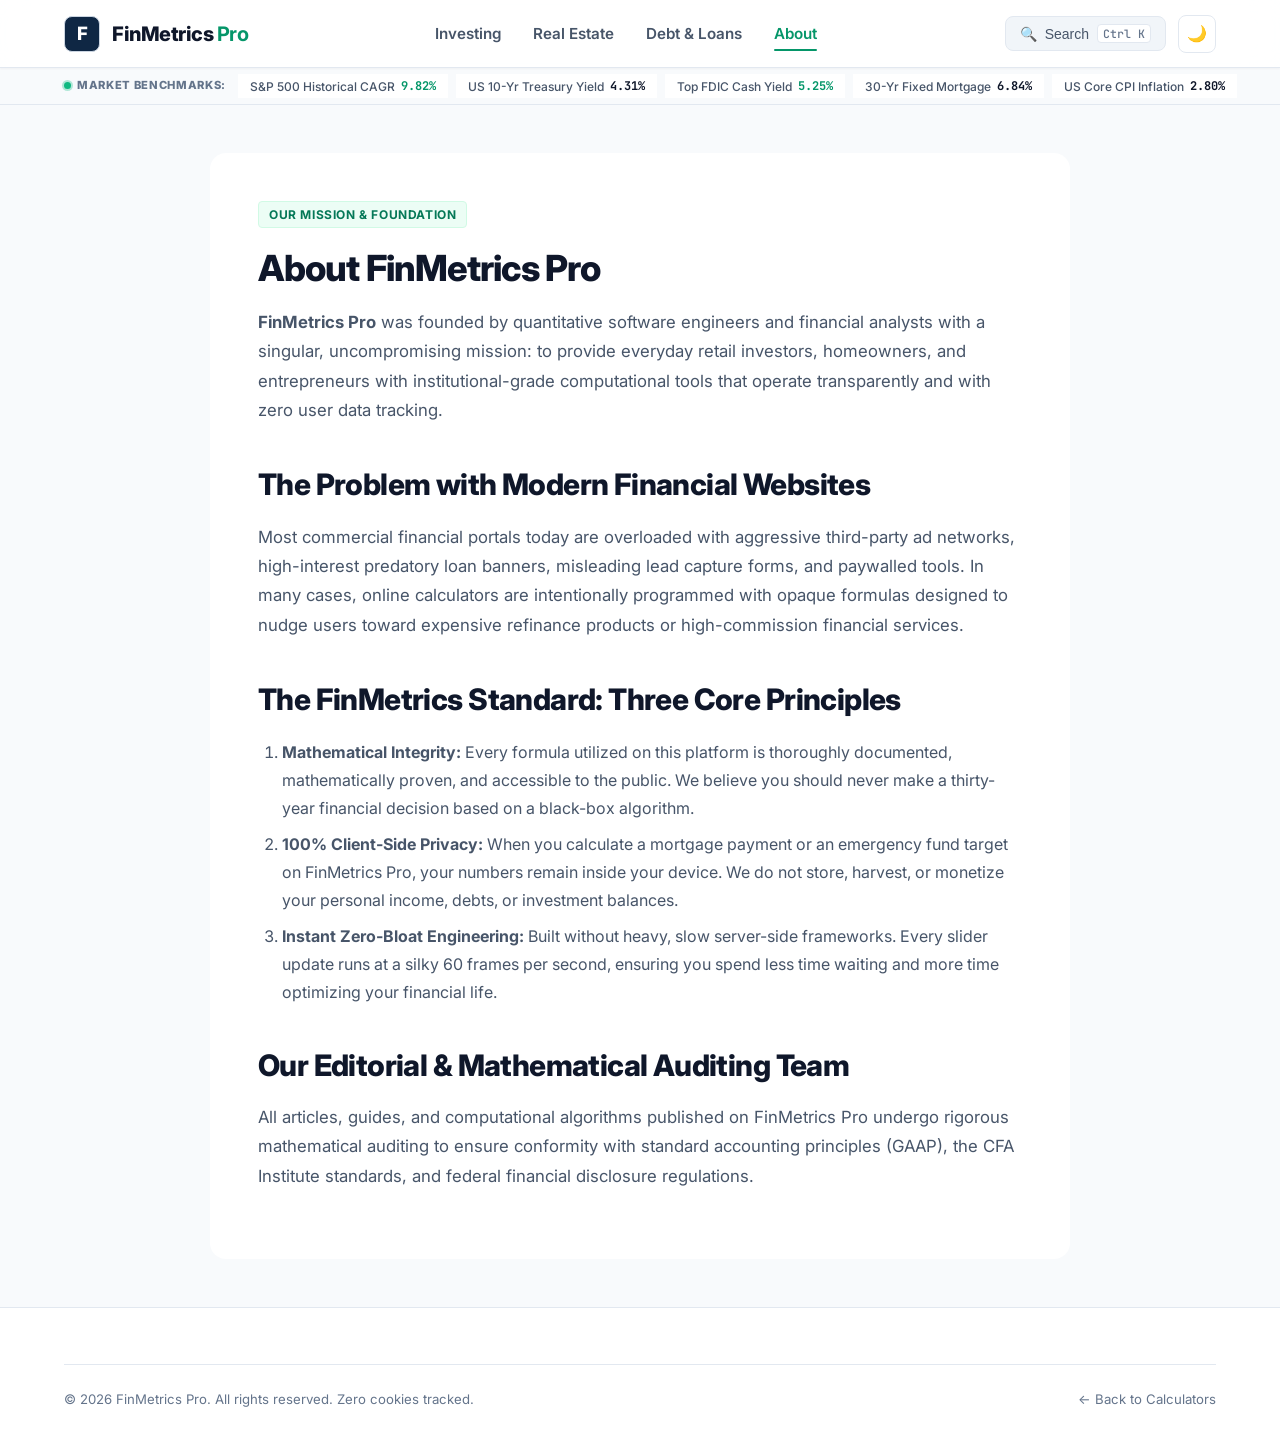
<file: about.html>
<!DOCTYPE html>
<html lang="en" data-theme="light">
<head>
  <meta charset="UTF-8">
  <meta name="viewport" content="width=device-width, initial-scale=1.0">
  <title>About Us & Editorial Standards — FinMetrics Pro</title>
  <meta name="description" content="Learn about FinMetrics Pro, our mission to democratize institutional financial calculation engines, and our mathematical auditing standards.">
  <link rel="canonical" href="https://finmetrics-pro-d1fj.vercel.app/about.html">
  
  <link rel="preconnect" href="https://fonts.googleapis.com">
  <link rel="preconnect" href="https://fonts.gstatic.com" crossorigin>
  <link href="https://fonts.googleapis.com/css2?family=Inter:wght@400;500;600;700;800;900&family=JetBrains+Mono:wght@500;700;800&display=swap" rel="stylesheet">
  
  <link rel="stylesheet" href="assets/css/main.css">
  <link rel="stylesheet" href="assets/css/calculator.css">
  <link rel="stylesheet" href="assets/css/premium-animations.css">
  <link rel="icon" type="image/svg+xml" href="assets/favicon.svg">
  <script async src="https://pagead2.googlesyndication.com/pagead/js/adsbygoogle.js?client=ca-pub-3994203957356254" crossorigin="anonymous"></script>
</head>
<body>

  <!-- HEADER -->
  <header class="site-header">
    <div class="shell nav-container">
      <a href="index.html" class="brand-link" aria-label="FinMetrics Pro Home">
        <div class="brand-logo-icon">F</div>
        <div class="brand-name">FinMetrics <span>Pro</span></div>
      </a>

      <nav aria-label="Main Navigation">
        <ul class="nav-center-links">
          <li><a href="index.html#investing" class="nav-link">Investing</a></li>
          <li><a href="index.html#real-estate" class="nav-link">Real Estate</a></li>
          <li><a href="index.html#debt" class="nav-link">Debt & Loans</a></li>
          <li><a href="about.html" class="nav-link active">About</a></li>
        </ul>
      </nav>

      <div class="nav-actions-cluster">
        <button class="search-trigger-btn" aria-label="Quick Search">
          <span>🔍</span>
          <span>Search</span>
          <span class="kbd-shortcut">Ctrl K</span>
        </button>
        <button id="themeToggleBtn" class="theme-toggle-btn" aria-label="Toggle Dark/Light Mode">☀️</button>
      </div>
    </div>
  </header>

  <main class="shell" style="padding:48px 24px;">
    <article class="editorial-article" style="max-width:860px;margin:0 auto;background:var(--bg-surface);padding:48px;border-radius:var(--radius-xl);border:1px solid var(--border-subtle);">
      <span class="calc-title-badge">Our Mission & Foundation</span>
      <h1 class="calc-main-title">About FinMetrics Pro</h1>
      
      <p>
        <strong>FinMetrics Pro</strong> was founded by quantitative software engineers and financial analysts with a singular, uncompromising mission: to provide everyday retail investors, homeowners, and entrepreneurs with institutional-grade computational tools that operate transparently and with zero user data tracking.
      </p>

      <h2>The Problem with Modern Financial Websites</h2>
      <p>
        Most commercial financial portals today are overloaded with aggressive third-party ad networks, high-interest predatory loan banners, misleading lead capture forms, and paywalled tools. In many cases, online calculators are intentionally programmed with opaque formulas designed to nudge users toward expensive refinance products or high-commission financial services.
      </p>

      <h2>The FinMetrics Standard: Three Core Principles</h2>
      <ol>
        <li><strong>Mathematical Integrity:</strong> Every formula utilized on this platform is thoroughly documented, mathematically proven, and accessible to the public. We believe you should never make a thirty-year financial decision based on a black-box algorithm.</li>
        <li><strong>100% Client-Side Privacy:</strong> When you calculate a mortgage payment or an emergency fund target on FinMetrics Pro, your numbers remain inside your device. We do not store, harvest, or monetize your personal income, debts, or investment balances.</li>
        <li><strong>Instant Zero-Bloat Engineering:</strong> Built without heavy, slow server-side frameworks. Every slider update runs at a silky 60 frames per second, ensuring you spend less time waiting and more time optimizing your financial life.</li>
      </ol>

      <h2>Our Editorial & Mathematical Auditing Team</h2>
      <p>
        All articles, guides, and computational algorithms published on FinMetrics Pro undergo rigorous mathematical auditing to ensure conformity with standard accounting principles (GAAP), the CFA Institute standards, and federal financial disclosure regulations.
      </p>
    </article>
  </main>

  <footer class="site-footer">
    <div class="shell">
      <div class="footer-bottom-bar">
        <div>© 2026 FinMetrics Pro. All rights reserved. Zero cookies tracked.</div>
        <div><a href="index.html">← Back to Calculators</a></div>
      </div>
    </div>
  </footer>

  <script src="assets/js/core.js"></script>
</body>
</html>
</file>
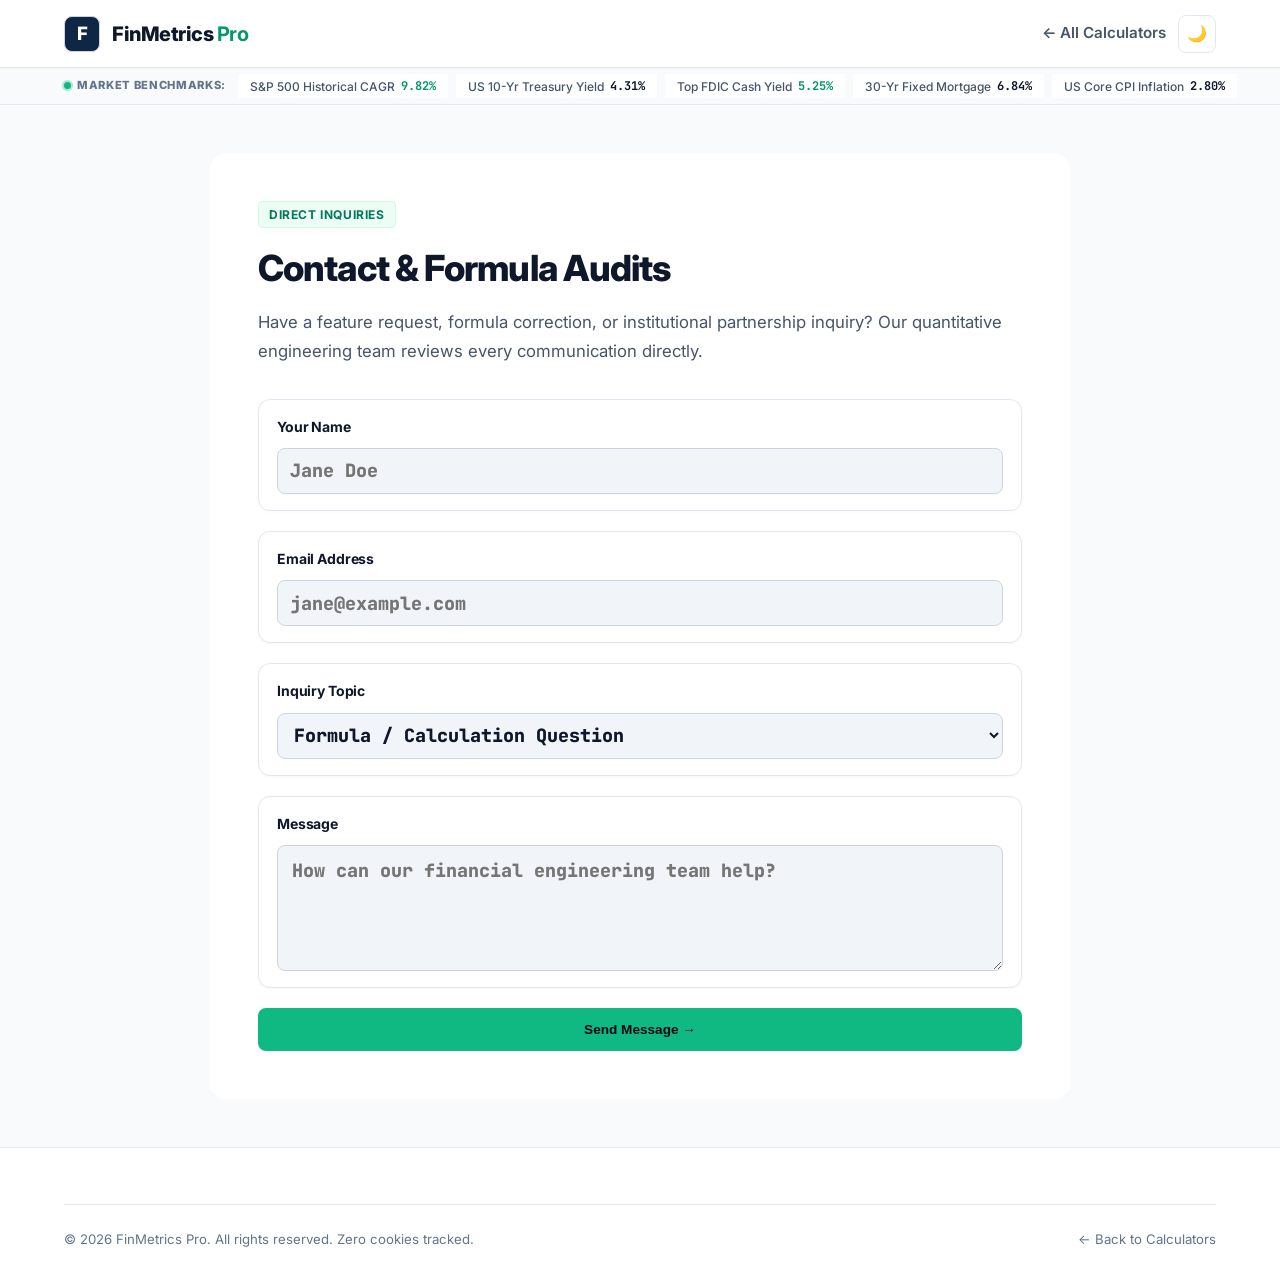
<file: contact.html>
<!DOCTYPE html>
<html lang="en" data-theme="light">
<head>
  <meta charset="UTF-8">
  <meta name="viewport" content="width=device-width, initial-scale=1.0">
  <title>Contact & Feedback — FinMetrics Pro</title>
  <meta name="description" content="Get in touch with the mathematical engineering team at FinMetrics Pro for suggestions, formula audits, or institutional partnerships.">
  <link rel="canonical" href="https://finmetrics-pro-d1fj.vercel.app/contact.html">
  
  <link rel="preconnect" href="https://fonts.googleapis.com">
  <link rel="preconnect" href="https://fonts.gstatic.com" crossorigin>
  <link href="https://fonts.googleapis.com/css2?family=Inter:wght@400;500;600;700;800;900&family=JetBrains+Mono:wght@500;700;800&display=swap" rel="stylesheet">
  
  <link rel="stylesheet" href="assets/css/main.css">
  <link rel="stylesheet" href="assets/css/calculator.css">
  <link rel="stylesheet" href="assets/css/premium-animations.css">
  <link rel="icon" type="image/svg+xml" href="assets/favicon.svg">
  <script async src="https://pagead2.googlesyndication.com/pagead/js/adsbygoogle.js?client=ca-pub-3994203957356254" crossorigin="anonymous"></script>
</head>
<body>

  <header class="site-header">
    <div class="shell nav-container">
      <a href="index.html" class="brand-link" aria-label="FinMetrics Pro Home">
        <div class="brand-logo-icon">F</div>
        <div class="brand-name">FinMetrics <span>Pro</span></div>
      </a>
      <div class="nav-actions-cluster">
        <a href="index.html" class="nav-link">← All Calculators</a>
        <button id="themeToggleBtn" class="theme-toggle-btn" aria-label="Toggle Dark/Light Mode">☀️</button>
      </div>
    </div>
  </header>

  <main class="shell" style="padding:48px 24px;">
    <article class="editorial-article" style="max-width:860px;margin:0 auto;background:var(--bg-surface);padding:48px;border-radius:var(--radius-xl);border:1px solid var(--border-subtle);">
      <span class="calc-title-badge">Direct Inquiries</span>
      <h1 class="calc-main-title">Contact & Formula Audits</h1>
      
      <p>
        Have a feature request, formula correction, or institutional partnership inquiry? Our quantitative engineering team reviews every communication directly.
      </p>

      <div style="margin-top:32px;display:flex;flex-direction:column;gap:20px;">
        <div class="form-field">
          <label class="field-label">Your Name</label>
          <div class="input-control-box">
            <input type="text" class="calc-number-input no-prefix" placeholder="Jane Doe">
          </div>
        </div>

        <div class="form-field">
          <label class="field-label">Email Address</label>
          <div class="input-control-box">
            <input type="email" class="calc-number-input no-prefix" placeholder="jane@example.com">
          </div>
        </div>

        <div class="form-field">
          <label class="field-label">Inquiry Topic</label>
          <div class="input-control-box">
            <select class="calc-number-input no-prefix" style="background:transparent;cursor:pointer;">
              <option value="audit">Formula / Calculation Question</option>
              <option value="feature">New Calculator Suggestion</option>
              <option value="partnership">Institutional Partnership</option>
              <option value="general">General Feedback</option>
            </select>
          </div>
        </div>

        <div class="form-field">
          <label class="field-label">Message</label>
          <div class="input-control-box" style="height:auto;">
            <textarea class="calc-number-input no-prefix" rows="4" style="resize:vertical;padding:12px 14px;" placeholder="How can our financial engineering team help?"></textarea>
          </div>
        </div>

        <button class="btn-calc-secondary" style="background:var(--emerald-500);color:#020617;font-weight:700;padding:14px;border:none;cursor:pointer;" onclick="FinMetrics.showToast('Thank you! Your message has been received.')">
          Send Message →
        </button>
      </div>
    </article>
  </main>

  <footer class="site-footer">
    <div class="shell">
      <div class="footer-bottom-bar">
        <div>© 2026 FinMetrics Pro. All rights reserved. Zero cookies tracked.</div>
        <div><a href="index.html">← Back to Calculators</a></div>
      </div>
    </div>
  </footer>

  <script src="assets/js/core.js"></script>
</body>
</html>
</file>
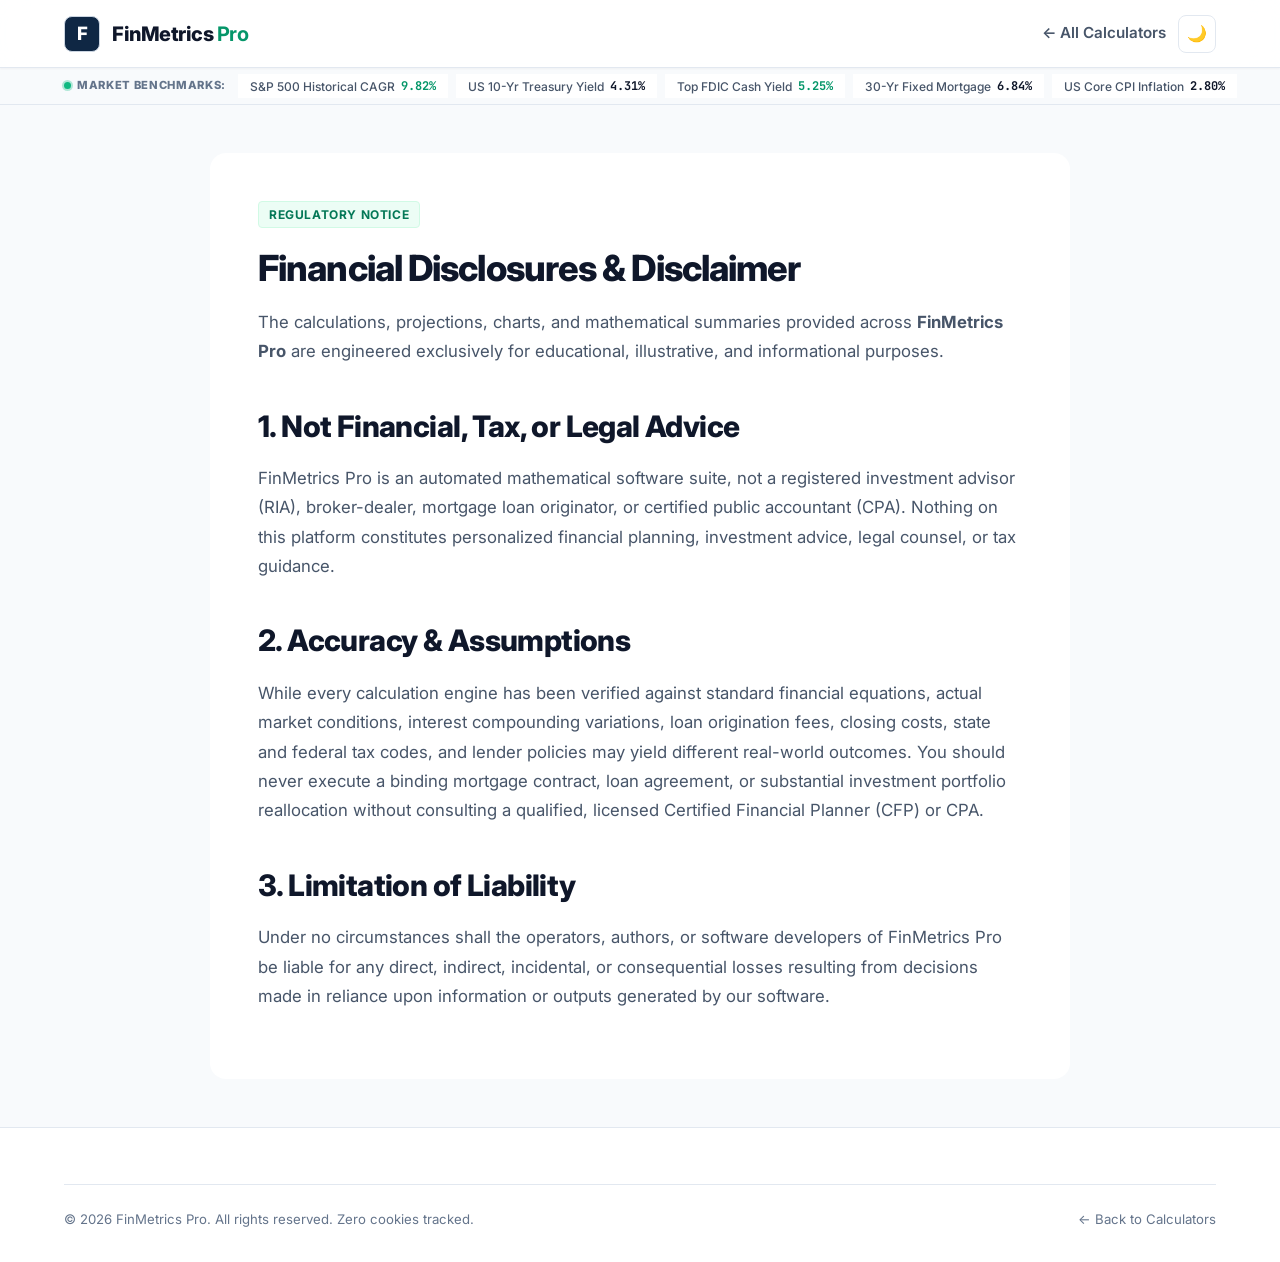
<file: disclaimer.html>
<!DOCTYPE html>
<html lang="en" data-theme="light">
<head>
  <meta charset="UTF-8">
  <meta name="viewport" content="width=device-width, initial-scale=1.0">
  <title>Financial Disclosures & Non-Advisory Disclaimer — FinMetrics Pro</title>
  <meta name="description" content="Important financial disclosures and non-advisory legal disclaimers for FinMetrics Pro calculators.">
  <link rel="canonical" href="https://finmetrics-pro-d1fj.vercel.app/disclaimer.html">
  
  <link rel="preconnect" href="https://fonts.googleapis.com">
  <link rel="preconnect" href="https://fonts.gstatic.com" crossorigin>
  <link href="https://fonts.googleapis.com/css2?family=Inter:wght@400;500;600;700;800;900&family=JetBrains+Mono:wght@500;700;800&display=swap" rel="stylesheet">
  
  <link rel="stylesheet" href="assets/css/main.css">
  <link rel="stylesheet" href="assets/css/calculator.css">
  <link rel="stylesheet" href="assets/css/premium-animations.css">
  <link rel="icon" type="image/svg+xml" href="assets/favicon.svg">
  <script async src="https://pagead2.googlesyndication.com/pagead/js/adsbygoogle.js?client=ca-pub-3994203957356254" crossorigin="anonymous"></script>
</head>
<body>

  <header class="site-header">
    <div class="shell nav-container">
      <a href="index.html" class="brand-link" aria-label="FinMetrics Pro Home">
        <div class="brand-logo-icon">F</div>
        <div class="brand-name">FinMetrics <span>Pro</span></div>
      </a>
      <div class="nav-actions-cluster">
        <a href="index.html" class="nav-link">← All Calculators</a>
        <button id="themeToggleBtn" class="theme-toggle-btn" aria-label="Toggle Dark/Light Mode">☀️</button>
      </div>
    </div>
  </header>

  <main class="shell" style="padding:48px 24px;">
    <article class="editorial-article" style="max-width:860px;margin:0 auto;background:var(--bg-surface);padding:48px;border-radius:var(--radius-xl);border:1px solid var(--border-subtle);">
      <span class="calc-title-badge">Regulatory Notice</span>
      <h1 class="calc-main-title">Financial Disclosures & Disclaimer</h1>
      
      <p>
        The calculations, projections, charts, and mathematical summaries provided across <strong>FinMetrics Pro</strong> are engineered exclusively for educational, illustrative, and informational purposes. 
      </p>

      <h2>1. Not Financial, Tax, or Legal Advice</h2>
      <p>
        FinMetrics Pro is an automated mathematical software suite, not a registered investment advisor (RIA), broker-dealer, mortgage loan originator, or certified public accountant (CPA). Nothing on this platform constitutes personalized financial planning, investment advice, legal counsel, or tax guidance.
      </p>

      <h2>2. Accuracy & Assumptions</h2>
      <p>
        While every calculation engine has been verified against standard financial equations, actual market conditions, interest compounding variations, loan origination fees, closing costs, state and federal tax codes, and lender policies may yield different real-world outcomes. You should never execute a binding mortgage contract, loan agreement, or substantial investment portfolio reallocation without consulting a qualified, licensed Certified Financial Planner (CFP) or CPA.
      </p>

      <h2>3. Limitation of Liability</h2>
      <p>
        Under no circumstances shall the operators, authors, or software developers of FinMetrics Pro be liable for any direct, indirect, incidental, or consequential losses resulting from decisions made in reliance upon information or outputs generated by our software.
      </p>
    </article>
  </main>

  <footer class="site-footer">
    <div class="shell">
      <div class="footer-bottom-bar">
        <div>© 2026 FinMetrics Pro. All rights reserved. Zero cookies tracked.</div>
        <div><a href="index.html">← Back to Calculators</a></div>
      </div>
    </div>
  </footer>

  <script src="assets/js/core.js"></script>
</body>
</html>
</file>
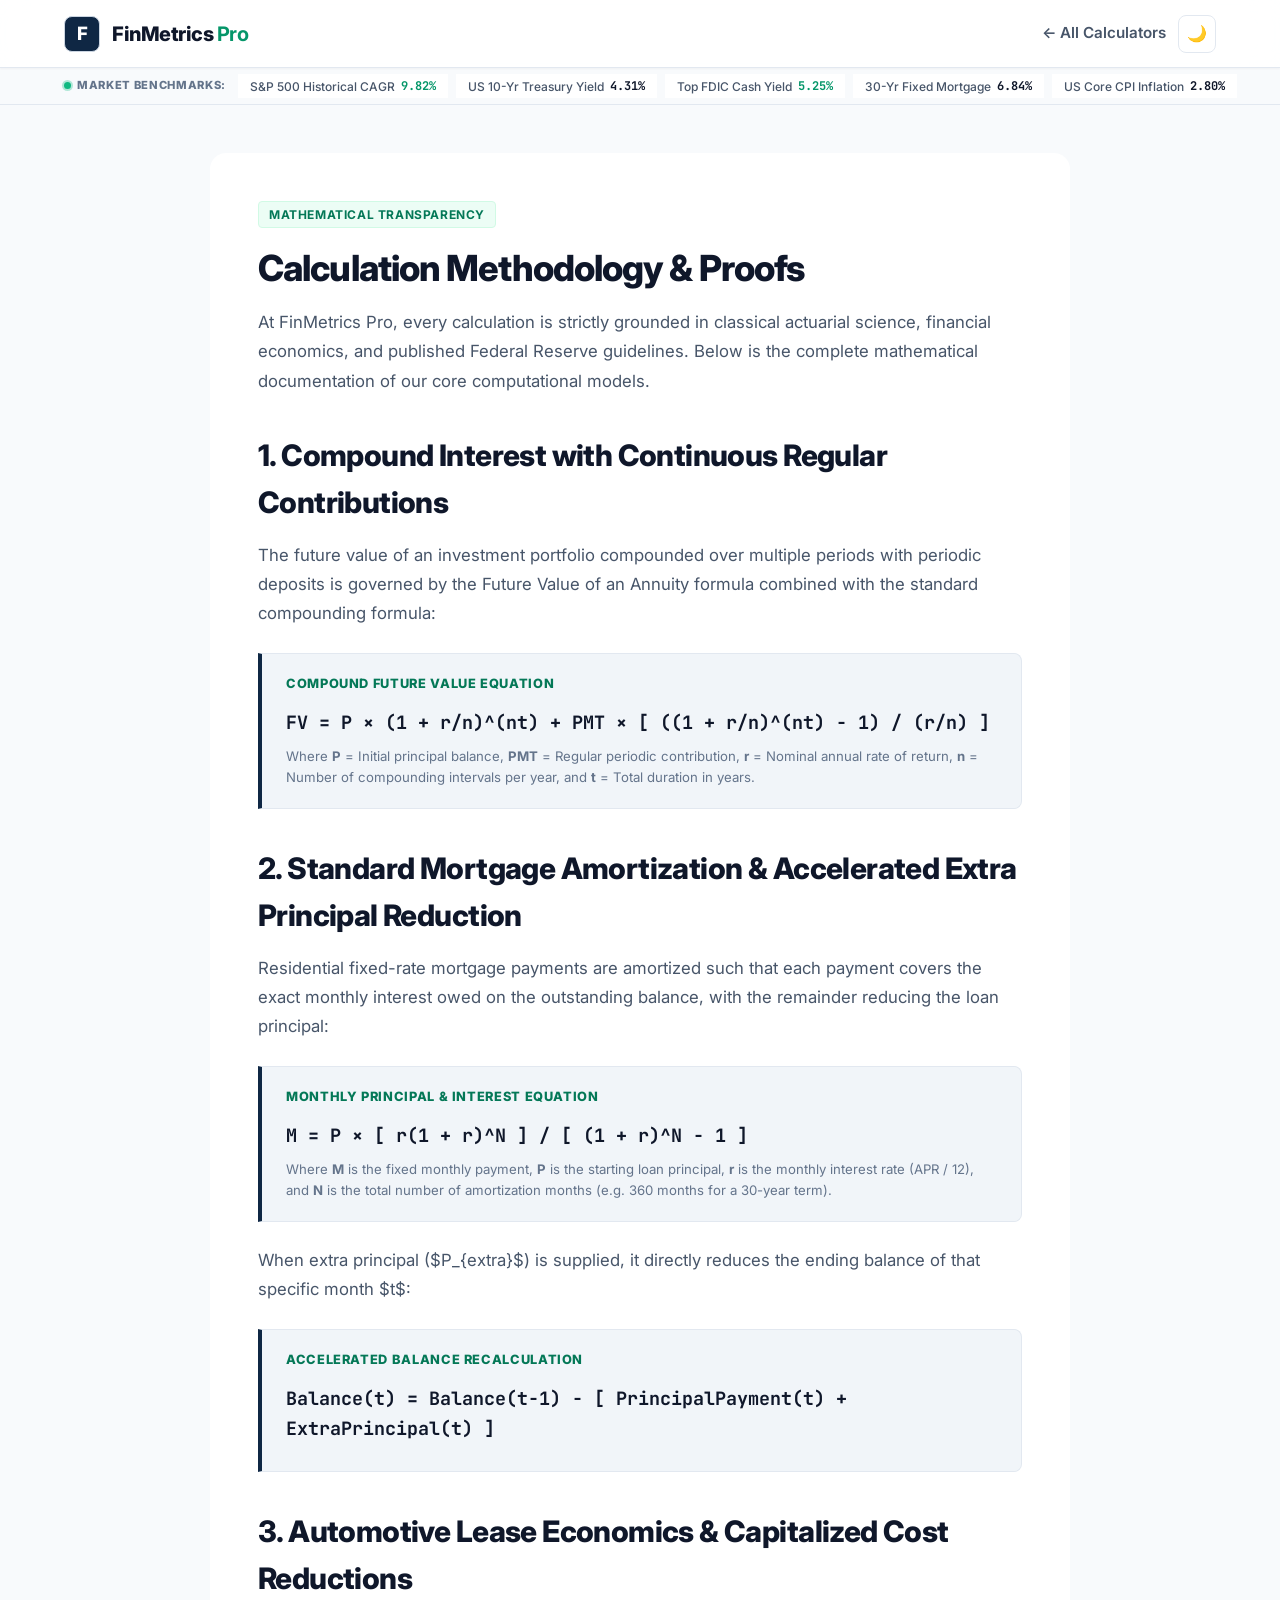
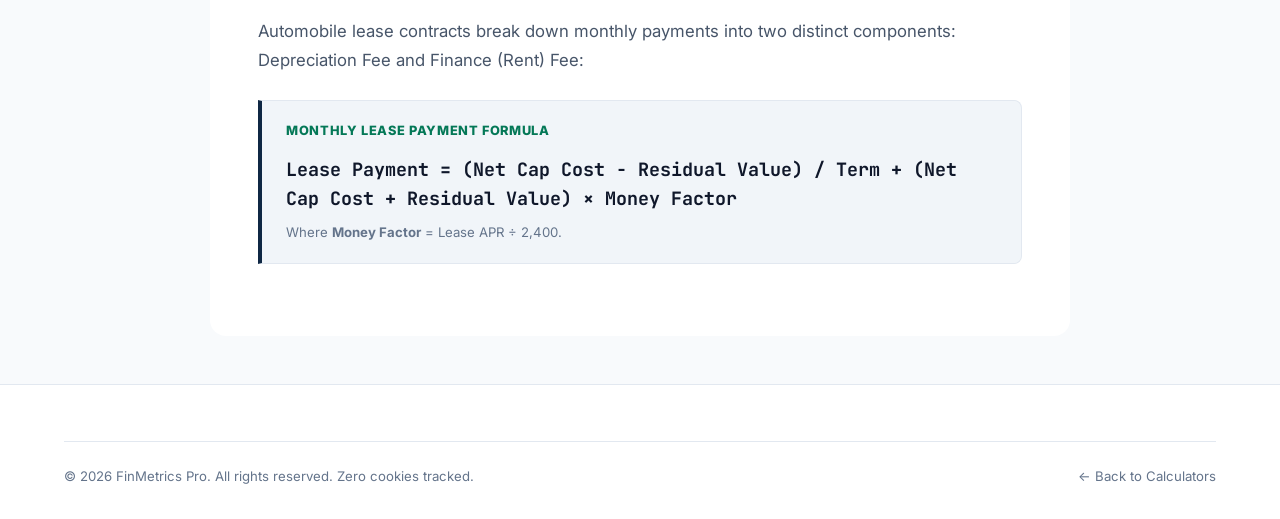
<file: methodology.html>
<!DOCTYPE html>
<html lang="en" data-theme="light">
<head>
  <meta charset="UTF-8">
  <meta name="viewport" content="width=device-width, initial-scale=1.0">
  <title>Mathematical Methodology & Calculation Audits — FinMetrics Pro</title>
  <meta name="description" content="Complete documentation of financial formulas, compounding algorithms, and amortization equations used across FinMetrics Pro calculators.">
  <link rel="canonical" href="https://finmetrics-pro-d1fj.vercel.app/methodology.html">
  
  <link rel="preconnect" href="https://fonts.googleapis.com">
  <link rel="preconnect" href="https://fonts.gstatic.com" crossorigin>
  <link href="https://fonts.googleapis.com/css2?family=Inter:wght@400;500;600;700;800;900&family=JetBrains+Mono:wght@500;700;800&display=swap" rel="stylesheet">
  
  <link rel="stylesheet" href="assets/css/main.css">
  <link rel="stylesheet" href="assets/css/calculator.css">
  <link rel="stylesheet" href="assets/css/premium-animations.css">
  <link rel="icon" type="image/svg+xml" href="assets/favicon.svg">
  <script async src="https://pagead2.googlesyndication.com/pagead/js/adsbygoogle.js?client=ca-pub-3994203957356254" crossorigin="anonymous"></script>
</head>
<body>

  <header class="site-header">
    <div class="shell nav-container">
      <a href="index.html" class="brand-link" aria-label="FinMetrics Pro Home">
        <div class="brand-logo-icon">F</div>
        <div class="brand-name">FinMetrics <span>Pro</span></div>
      </a>
      <div class="nav-actions-cluster">
        <a href="index.html" class="nav-link">← All Calculators</a>
        <button id="themeToggleBtn" class="theme-toggle-btn" aria-label="Toggle Dark/Light Mode">☀️</button>
      </div>
    </div>
  </header>

  <main class="shell" style="padding:48px 24px;">
    <article class="editorial-article" style="max-width:860px;margin:0 auto;background:var(--bg-surface);padding:48px;border-radius:var(--radius-xl);border:1px solid var(--border-subtle);">
      <span class="calc-title-badge">Mathematical Transparency</span>
      <h1 class="calc-main-title">Calculation Methodology & Proofs</h1>
      
      <p>
        At FinMetrics Pro, every calculation is strictly grounded in classical actuarial science, financial economics, and published Federal Reserve guidelines. Below is the complete mathematical documentation of our core computational models.
      </p>

      <h2>1. Compound Interest with Continuous Regular Contributions</h2>
      <p>
        The future value of an investment portfolio compounded over multiple periods with periodic deposits is governed by the Future Value of an Annuity formula combined with the standard compounding formula:
      </p>
      <div class="formula-callout-box">
        <div class="formula-title">Compound Future Value Equation</div>
        <div class="formula-display">FV = P × (1 + r/n)^(nt) + PMT × [ ((1 + r/n)^(nt) - 1) / (r/n) ]</div>
        <div class="formula-legend">
          Where <b>P</b> = Initial principal balance, <b>PMT</b> = Regular periodic contribution, <b>r</b> = Nominal annual rate of return, <b>n</b> = Number of compounding intervals per year, and <b>t</b> = Total duration in years.
        </div>
      </div>

      <h2>2. Standard Mortgage Amortization & Accelerated Extra Principal Reduction</h2>
      <p>
        Residential fixed-rate mortgage payments are amortized such that each payment covers the exact monthly interest owed on the outstanding balance, with the remainder reducing the loan principal:
      </p>
      <div class="formula-callout-box">
        <div class="formula-title">Monthly Principal & Interest Equation</div>
        <div class="formula-display">M = P × [ r(1 + r)^N ] / [ (1 + r)^N - 1 ]</div>
        <div class="formula-legend">
          Where <b>M</b> is the fixed monthly payment, <b>P</b> is the starting loan principal, <b>r</b> is the monthly interest rate (APR / 12), and <b>N</b> is the total number of amortization months (e.g. 360 months for a 30-year term).
        </div>
      </div>
      <p>
        When extra principal ($P_{extra}$) is supplied, it directly reduces the ending balance of that specific month $t$:
      </p>
      <div class="formula-callout-box">
        <div class="formula-title">Accelerated Balance Recalculation</div>
        <div class="formula-display">Balance(t) = Balance(t-1) - [ PrincipalPayment(t) + ExtraPrincipal(t) ]</div>
      </div>

      <h2>3. Automotive Lease Economics & Capitalized Cost Reductions</h2>
      <p>
        Automobile lease contracts break down monthly payments into two distinct components: Depreciation Fee and Finance (Rent) Fee:
      </p>
      <div class="formula-callout-box">
        <div class="formula-title">Monthly Lease Payment Formula</div>
        <div class="formula-display">Lease Payment = (Net Cap Cost - Residual Value) / Term + (Net Cap Cost + Residual Value) × Money Factor</div>
        <div class="formula-legend">
          Where <b>Money Factor</b> = Lease APR ÷ 2,400.
        </div>
      </div>
    </article>
  </main>

  <footer class="site-footer">
    <div class="shell">
      <div class="footer-bottom-bar">
        <div>© 2026 FinMetrics Pro. All rights reserved. Zero cookies tracked.</div>
        <div><a href="index.html">← Back to Calculators</a></div>
      </div>
    </div>
  </footer>

  <script src="assets/js/core.js"></script>
</body>
</html>
</file>
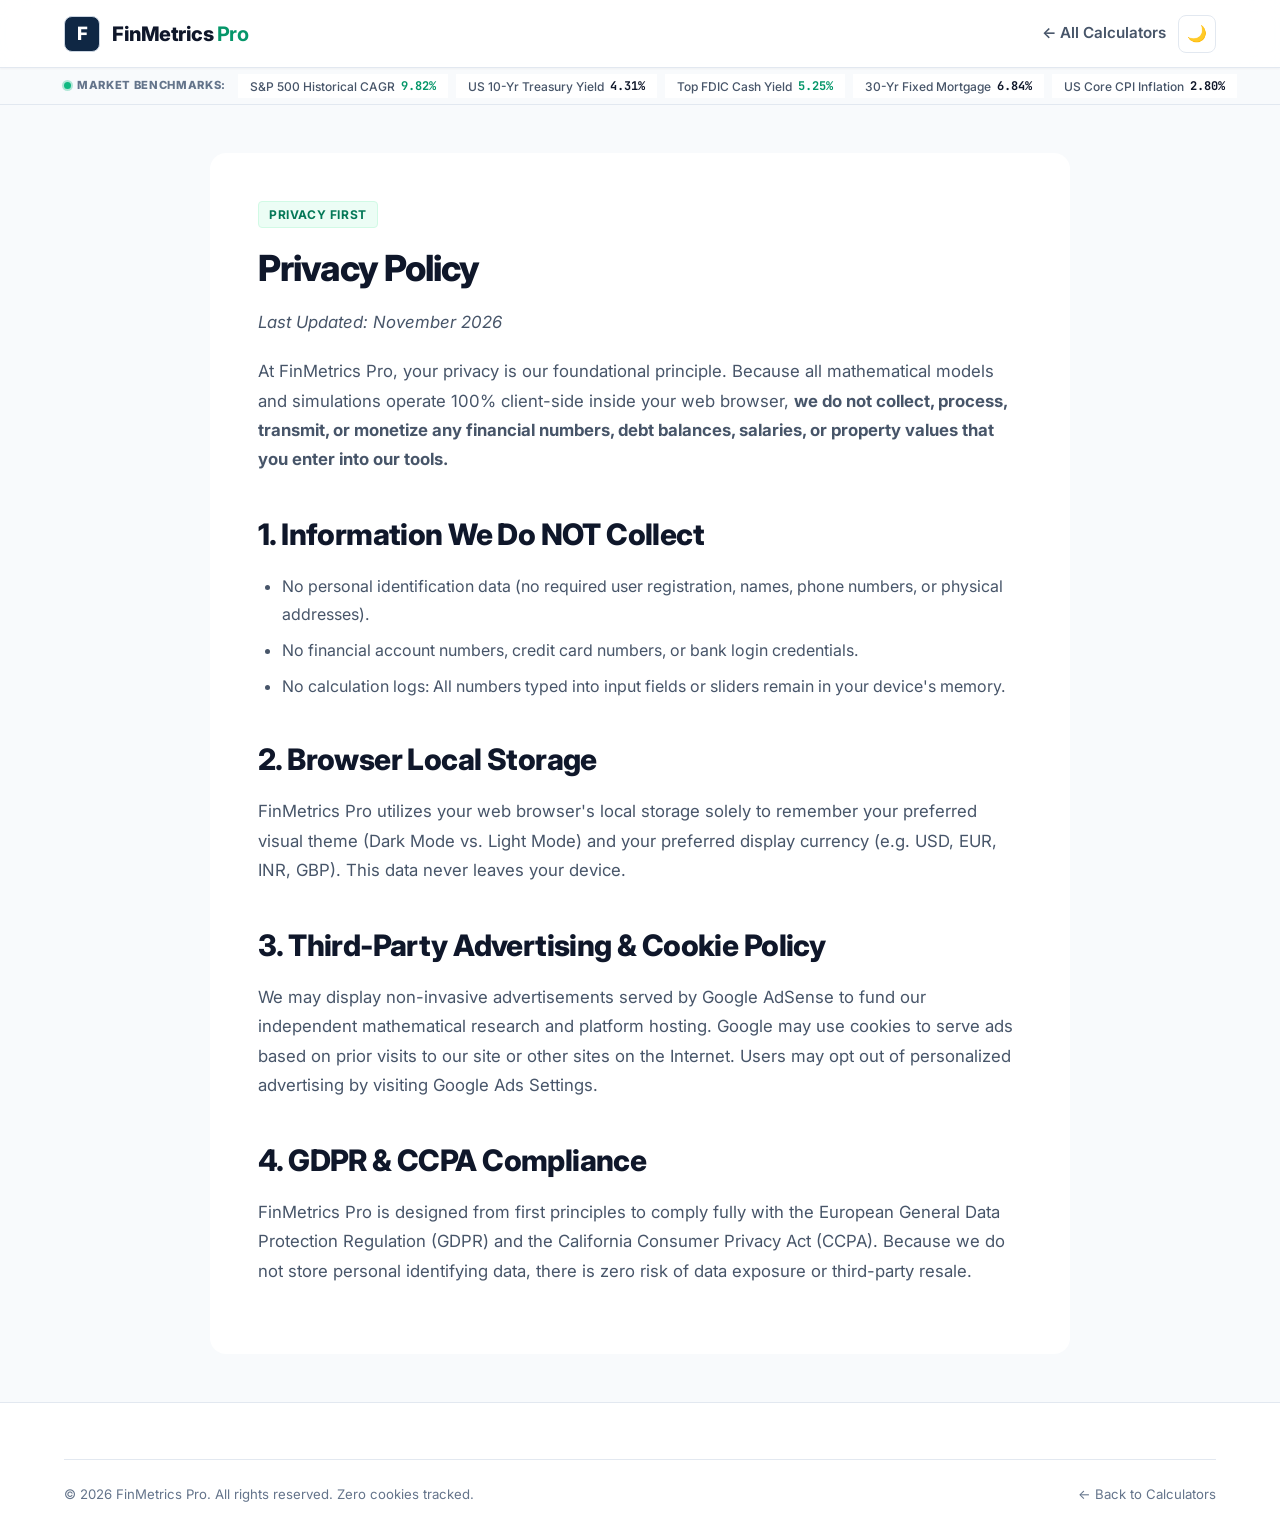
<file: privacy.html>
<!DOCTYPE html>
<html lang="en" data-theme="light">
<head>
  <meta charset="UTF-8">
  <meta name="viewport" content="width=device-width, initial-scale=1.0">
  <title>Privacy Policy — FinMetrics Pro</title>
  <meta name="description" content="FinMetrics Pro privacy policy. Zero cookies tracked, 100% client-side calculation privacy.">
  <link rel="canonical" href="https://finmetrics-pro-d1fj.vercel.app/privacy.html">
  
  <link rel="preconnect" href="https://fonts.googleapis.com">
  <link rel="preconnect" href="https://fonts.gstatic.com" crossorigin>
  <link href="https://fonts.googleapis.com/css2?family=Inter:wght@400;500;600;700;800;900&family=JetBrains+Mono:wght@500;700;800&display=swap" rel="stylesheet">
  
  <link rel="stylesheet" href="assets/css/main.css">
  <link rel="stylesheet" href="assets/css/calculator.css">
  <link rel="stylesheet" href="assets/css/premium-animations.css">
  <link rel="icon" type="image/svg+xml" href="assets/favicon.svg">
  <script async src="https://pagead2.googlesyndication.com/pagead/js/adsbygoogle.js?client=ca-pub-3994203957356254" crossorigin="anonymous"></script>
</head>
<body>

  <header class="site-header">
    <div class="shell nav-container">
      <a href="index.html" class="brand-link" aria-label="FinMetrics Pro Home">
        <div class="brand-logo-icon">F</div>
        <div class="brand-name">FinMetrics <span>Pro</span></div>
      </a>
      <div class="nav-actions-cluster">
        <a href="index.html" class="nav-link">← All Calculators</a>
        <button id="themeToggleBtn" class="theme-toggle-btn" aria-label="Toggle Dark/Light Mode">☀️</button>
      </div>
    </div>
  </header>

  <main class="shell" style="padding:48px 24px;">
    <article class="editorial-article" style="max-width:860px;margin:0 auto;background:var(--bg-surface);padding:48px;border-radius:var(--radius-xl);border:1px solid var(--border-subtle);">
      <span class="calc-title-badge">Privacy First</span>
      <h1 class="calc-main-title">Privacy Policy</h1>
      <p><em>Last Updated: November 2026</em></p>

      <p>
        At FinMetrics Pro, your privacy is our foundational principle. Because all mathematical models and simulations operate 100% client-side inside your web browser, <strong>we do not collect, process, transmit, or monetize any financial numbers, debt balances, salaries, or property values that you enter into our tools.</strong>
      </p>

      <h2>1. Information We Do NOT Collect</h2>
      <ul>
        <li>No personal identification data (no required user registration, names, phone numbers, or physical addresses).</li>
        <li>No financial account numbers, credit card numbers, or bank login credentials.</li>
        <li>No calculation logs: All numbers typed into input fields or sliders remain in your device's memory.</li>
      </ul>

      <h2>2. Browser Local Storage</h2>
      <p>
        FinMetrics Pro utilizes your web browser's local storage solely to remember your preferred visual theme (Dark Mode vs. Light Mode) and your preferred display currency (e.g. USD, EUR, INR, GBP). This data never leaves your device.
      </p>

      <h2>3. Third-Party Advertising & Cookie Policy</h2>
      <p>
        We may display non-invasive advertisements served by Google AdSense to fund our independent mathematical research and platform hosting. Google may use cookies to serve ads based on prior visits to our site or other sites on the Internet. Users may opt out of personalized advertising by visiting <a href="https://adssettings.google.com/" target="_blank" rel="noopener">Google Ads Settings</a>.
      </p>

      <h2>4. GDPR & CCPA Compliance</h2>
      <p>
        FinMetrics Pro is designed from first principles to comply fully with the European General Data Protection Regulation (GDPR) and the California Consumer Privacy Act (CCPA). Because we do not store personal identifying data, there is zero risk of data exposure or third-party resale.
      </p>
    </article>
  </main>

  <footer class="site-footer">
    <div class="shell">
      <div class="footer-bottom-bar">
        <div>© 2026 FinMetrics Pro. All rights reserved. Zero cookies tracked.</div>
        <div><a href="index.html">← Back to Calculators</a></div>
      </div>
    </div>
  </footer>

  <script src="assets/js/core.js"></script>
</body>
</html>
</file>
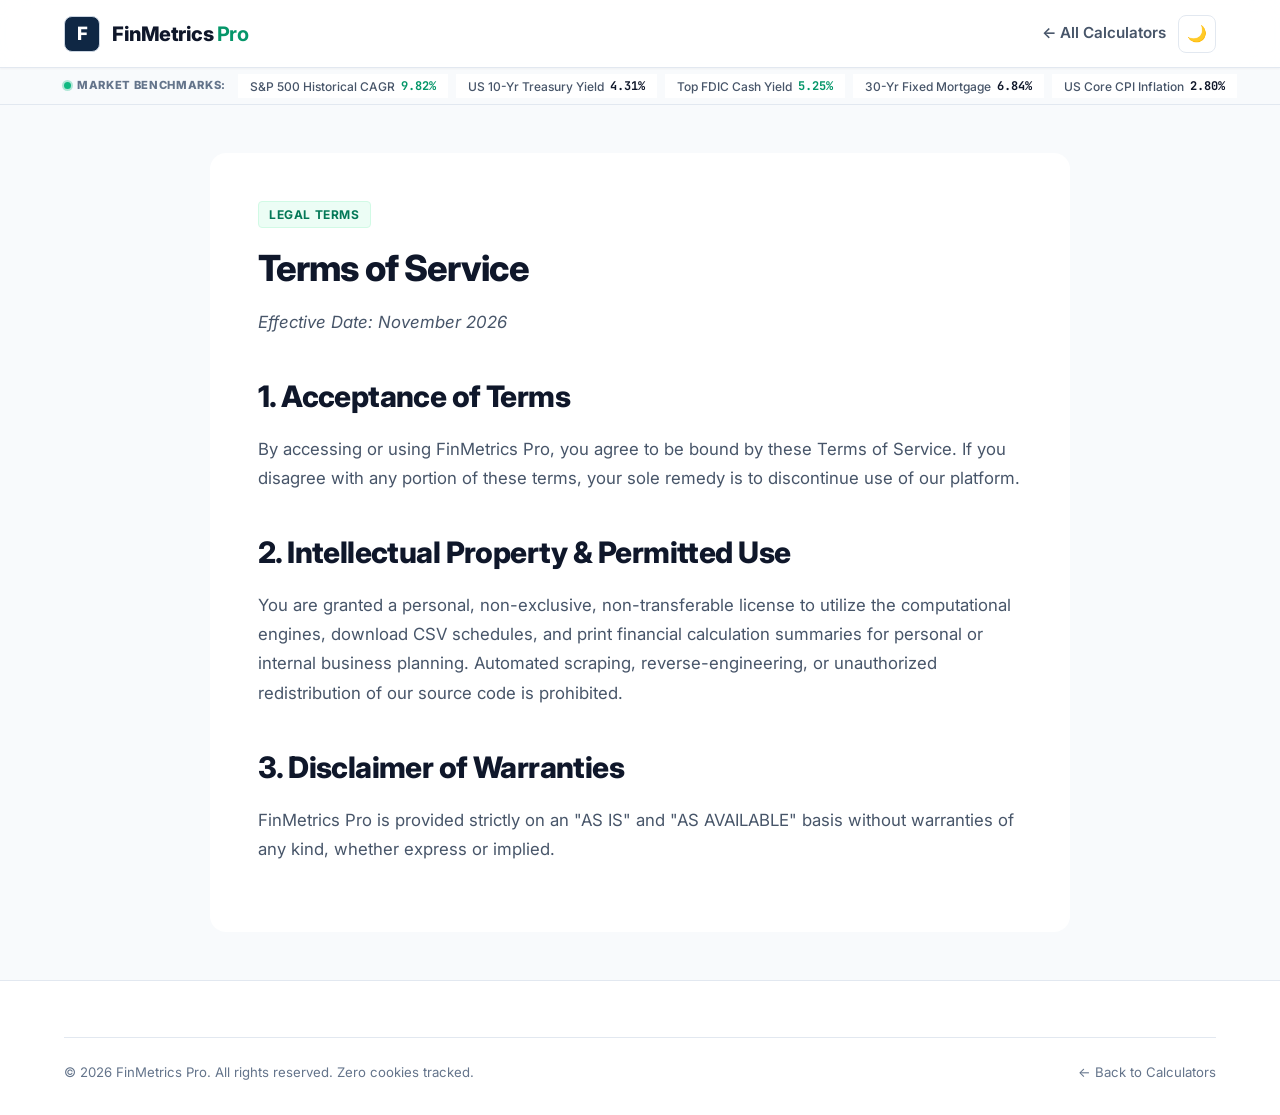
<file: terms.html>
<!DOCTYPE html>
<html lang="en" data-theme="light">
<head>
  <meta charset="UTF-8">
  <meta name="viewport" content="width=device-width, initial-scale=1.0">
  <title>Terms of Service — FinMetrics Pro</title>
  <meta name="description" content="Terms of service and legal agreement for using FinMetrics Pro calculators and tools.">
  <link rel="canonical" href="https://finmetrics-pro-d1fj.vercel.app/terms.html">
  
  <link rel="preconnect" href="https://fonts.googleapis.com">
  <link rel="preconnect" href="https://fonts.gstatic.com" crossorigin>
  <link href="https://fonts.googleapis.com/css2?family=Inter:wght@400;500;600;700;800;900&family=JetBrains+Mono:wght@500;700;800&display=swap" rel="stylesheet">
  
  <link rel="stylesheet" href="assets/css/main.css">
  <link rel="stylesheet" href="assets/css/calculator.css">
  <link rel="stylesheet" href="assets/css/premium-animations.css">
  <link rel="icon" type="image/svg+xml" href="assets/favicon.svg">
  <script async src="https://pagead2.googlesyndication.com/pagead/js/adsbygoogle.js?client=ca-pub-3994203957356254" crossorigin="anonymous"></script>
</head>
<body>

  <header class="site-header">
    <div class="shell nav-container">
      <a href="index.html" class="brand-link" aria-label="FinMetrics Pro Home">
        <div class="brand-logo-icon">F</div>
        <div class="brand-name">FinMetrics <span>Pro</span></div>
      </a>
      <div class="nav-actions-cluster">
        <a href="index.html" class="nav-link">← All Calculators</a>
        <button id="themeToggleBtn" class="theme-toggle-btn" aria-label="Toggle Dark/Light Mode">☀️</button>
      </div>
    </div>
  </header>

  <main class="shell" style="padding:48px 24px;">
    <article class="editorial-article" style="max-width:860px;margin:0 auto;background:var(--bg-surface);padding:48px;border-radius:var(--radius-xl);border:1px solid var(--border-subtle);">
      <span class="calc-title-badge">Legal Terms</span>
      <h1 class="calc-main-title">Terms of Service</h1>
      <p><em>Effective Date: November 2026</em></p>

      <h2>1. Acceptance of Terms</h2>
      <p>
        By accessing or using FinMetrics Pro, you agree to be bound by these Terms of Service. If you disagree with any portion of these terms, your sole remedy is to discontinue use of our platform.
      </p>

      <h2>2. Intellectual Property & Permitted Use</h2>
      <p>
        You are granted a personal, non-exclusive, non-transferable license to utilize the computational engines, download CSV schedules, and print financial calculation summaries for personal or internal business planning. Automated scraping, reverse-engineering, or unauthorized redistribution of our source code is prohibited.
      </p>

      <h2>3. Disclaimer of Warranties</h2>
      <p>
        FinMetrics Pro is provided strictly on an "AS IS" and "AS AVAILABLE" basis without warranties of any kind, whether express or implied.
      </p>
    </article>
  </main>

  <footer class="site-footer">
    <div class="shell">
      <div class="footer-bottom-bar">
        <div>© 2026 FinMetrics Pro. All rights reserved. Zero cookies tracked.</div>
        <div><a href="index.html">← Back to Calculators</a></div>
      </div>
    </div>
  </footer>

  <script src="assets/js/core.js"></script>
</body>
</html>
</file>
<file: assets/css/main.css>
/* ==========================================================================
   FINMETRICS PRO — INSTITUTIONAL DESIGN SYSTEM
   Authoritative Financial Typography, Spacing, Theming & Layout
   Inspired by Institutional Financial Portals (Bankrate, Bloomberg, Stripe)
   ========================================================================== */

:root {
  /* Brand Palette (Institutional Navy & Emerald) */
  --primary-navy: #0f2744;
  --primary-navy-dark: #0a192c;
  --primary-navy-light: #1e3a5f;

  --emerald-600: #059669;
  --emerald-700: #047857;
  --emerald-500: #10b981;
  --emerald-50: #ecfdf5;
  --emerald-100: #d1fae5;

  --blue-600: #2563eb;
  --blue-500: #3b82f6;
  --blue-50: #eff6ff;

  --rose-600: #e11d48;
  --rose-500: #f43f5e;
  --rose-50: #fff1f2;

  --amber-600: #d97706;
  --amber-500: #f59e0b;
  --amber-50: #fffbeb;

  /* Neutral Light Theme (Default: High-Trust Corporate) */
  --bg-page: #f8fafc;
  --bg-surface: #ffffff;
  --bg-card: #ffffff;
  --bg-card-hover: #f1f5f9;
  --bg-input: #ffffff;
  --bg-subtle: #f1f5f9;

  --border-light: #e2e8f0;
  --border-medium: #cbd5e1;
  --border-focus: #059669;

  --text-main: #0f172a;
  --text-secondary: #475569;
  --text-muted: #64748b;
  --text-inverse: #ffffff;

  /* Typography */
  --font-sans: 'Inter', -apple-system, BlinkMacSystemFont, 'Segoe UI', Roboto, Helvetica, Arial, sans-serif;
  --font-mono: 'JetBrains Mono', ui-monospace, SFMono-Regular, Menlo, Monaco, Consolas, monospace;

  /* Elevation */
  --shadow-xs: 0 1px 2px rgba(15, 23, 42, 0.05);
  --shadow-sm: 0 1px 3px rgba(15, 23, 42, 0.08), 0 1px 2px rgba(15, 23, 42, 0.04);
  --shadow-md: 0 4px 6px -1px rgba(15, 23, 42, 0.08), 0 2px 4px -2px rgba(15, 23, 42, 0.05);
  --shadow-lg: 0 10px 15px -3px rgba(15, 23, 42, 0.08), 0 4px 6px -4px rgba(15, 23, 42, 0.04);

  /* Layout */
  --radius-sm: 4px;
  --radius-md: 8px;
  --radius-lg: 12px;
  --radius-xl: 16px;
  --container-max: 1200px;
  --nav-height: 68px;

  --transition-fast: 150ms cubic-bezier(0.4, 0, 0.2, 1);
  --transition-normal: 250ms cubic-bezier(0.4, 0, 0.2, 1);
}

/* Sophisticated Terminal Dark Theme (Optional via Toggle) */
[data-theme="dark"] {
  --bg-page: #0b1120;
  --bg-surface: #111c33;
  --bg-card: #152240;
  --bg-card-hover: #1b2b52;
  --bg-input: #0b1120;
  --bg-subtle: #192749;

  --border-light: #22345e;
  --border-medium: #2f4577;
  --border-focus: #10b981;

  --text-main: #f8fafc;
  --text-secondary: #cbd5e1;
  --text-muted: #94a3b8;
  --text-inverse: #0b1120;

  --shadow-xs: 0 1px 2px rgba(0, 0, 0, 0.3);
  --shadow-sm: 0 1px 3px rgba(0, 0, 0, 0.4);
  --shadow-md: 0 4px 8px rgba(0, 0, 0, 0.5);
  --shadow-lg: 0 12px 24px rgba(0, 0, 0, 0.6);
}

/* ==========================================================================
   RESET & BASE STYLES
   ========================================================================== */
*, *::before, *::after {
  box-sizing: border-box;
  margin: 0;
  padding: 0;
}

html {
  font-family: var(--font-sans);
  font-size: 16px;
  line-height: 1.6;
  scroll-behavior: smooth;
  -webkit-font-smoothing: antialiased;
  -moz-osx-font-smoothing: grayscale;
}

body {
  background-color: var(--bg-page);
  color: var(--text-main);
  min-height: 100vh;
  display: flex;
  flex-direction: column;
}

.tnum {
  font-variant-numeric: tabular-nums;
  font-feature-settings: "tnum";
}

.shell {
  max-width: var(--container-max);
  margin-left: auto;
  margin-right: auto;
  padding-left: 24px;
  padding-right: 24px;
  width: 100%;
}

a {
  color: inherit;
  text-decoration: none;
}

/* ==========================================================================
   SITE HEADER & NAVIGATION
   ========================================================================== */
.site-header {
  position: sticky;
  top: 0;
  z-index: 1000;
  background-color: rgba(255, 255, 255, 0.88);
  backdrop-filter: blur(16px);
  -webkit-backdrop-filter: blur(16px);
  border-bottom: 1px solid var(--border-light);
  height: var(--nav-height);
  display: flex;
  align-items: center;
  box-shadow: 0 1px 2px rgba(15, 23, 42, 0.04);
}

[data-theme="dark"] .site-header {
  background-color: rgba(11, 17, 32, 0.88);
}

/* ==========================================================================
   MARKET BENCHMARK TICKER RIBBON (INSTITUTIONAL RATES)
   ========================================================================== */
.market-ticker-ribbon {
  background: var(--bg-surface-elevated);
  border-bottom: 1px solid var(--border-light);
  font-size: 0.775rem;
  padding: 6px 0;
  position: relative;
  z-index: 990;
}

[data-theme="dark"] .market-ticker-ribbon {
  background: rgba(15, 23, 42, 0.75);
  border-bottom-color: rgba(255, 255, 255, 0.06);
}

.market-ticker-shell {
  display: flex;
  align-items: center;
  gap: 12px;
  overflow-x: auto;
  scrollbar-width: none;
}

.market-ticker-shell::-webkit-scrollbar {
  display: none;
}

.ticker-label-wrap {
  display: flex;
  align-items: center;
  gap: 6px;
  font-weight: 800;
  letter-spacing: 0.06em;
  text-transform: uppercase;
  color: var(--text-muted);
  font-size: 0.7rem;
  white-space: nowrap;
  flex-shrink: 0;
}

.ticker-live-pulse {
  display: inline-block;
  width: 7px;
  height: 7px;
  border-radius: 50%;
  background: #10b981;
  box-shadow: 0 0 0 2px rgba(16, 185, 129, 0.3);
  animation: pulse-glow 2s infinite;
}

.ticker-items-row {
  display: flex;
  align-items: center;
  gap: 8px;
  flex-shrink: 0;
}

.ticker-bench-btn {
  background: var(--bg-surface);
  border: 1px solid var(--border-subtle);
  border-radius: var(--radius-full);
  padding: 4px 12px;
  font-size: 0.75rem;
  color: var(--text-secondary);
  cursor: pointer;
  display: inline-flex;
  align-items: center;
  gap: 6px;
  transition: all var(--transition-fast);
  white-space: nowrap;
  font-family: inherit;
}

.ticker-bench-btn:hover {
  background: var(--bg-page);
  border-color: var(--emerald-500);
  color: var(--text-main);
  transform: translateY(-1px);
}

.ticker-bench-name {
  font-weight: 500;
}

.ticker-bench-val {
  font-family: var(--font-mono);
  font-weight: 700;
  color: var(--text-main);
}

.ticker-bench-val.pos {
  color: var(--emerald-600);
}

[data-theme="dark"] .ticker-bench-val.pos {
  color: var(--emerald-400);
}

.nav-container {
  display: flex;
  align-items: center;
  justify-content: space-between;
}

.brand-link {
  display: flex;
  align-items: center;
  gap: 12px;
}

.brand-logo-icon {
  width: 36px;
  height: 36px;
  background: var(--primary-navy);
  border-radius: var(--radius-md);
  display: flex;
  align-items: center;
  justify-content: center;
  color: #ffffff;
  font-size: 1.15rem;
  font-weight: 800;
  border: 1px solid var(--border-medium);
}

[data-theme="dark"] .brand-logo-icon {
  background: var(--emerald-600);
}

.brand-name {
  font-size: 1.25rem;
  font-weight: 800;
  color: var(--text-main);
  letter-spacing: -0.025em;
}

.brand-name span {
  color: var(--emerald-600);
  font-weight: 700;
}

.nav-center-links {
  display: flex;
  list-style: none;
  gap: 32px;
}

.nav-link {
  font-size: 0.95rem;
  font-weight: 600;
  color: var(--text-secondary);
  transition: color var(--transition-fast);
  padding: 8px 0;
  position: relative;
}

.nav-link:hover, .nav-link.active {
  color: var(--emerald-600);
}

.nav-link.active::after {
  content: '';
  position: absolute;
  bottom: 0;
  left: 0;
  width: 100%;
  height: 2px;
  background: var(--emerald-600);
  border-radius: 2px;
}

.nav-actions-cluster {
  display: flex;
  align-items: center;
  gap: 12px;
}

.search-trigger-btn {
  display: flex;
  align-items: center;
  gap: 8px;
  background: var(--bg-subtle);
  border: 1px solid var(--border-light);
  border-radius: var(--radius-md);
  padding: 7px 14px;
  font-size: 0.875rem;
  font-weight: 500;
  color: var(--text-secondary);
  cursor: pointer;
  transition: all var(--transition-fast);
}

.search-trigger-btn:hover {
  border-color: var(--emerald-600);
  color: var(--text-main);
}

.kbd-shortcut {
  background: var(--bg-surface);
  border: 1px solid var(--border-light);
  border-radius: var(--radius-sm);
  padding: 1px 5px;
  font-size: 0.72rem;
  font-family: var(--font-mono);
  color: var(--text-muted);
}

.currency-select {
  background: var(--bg-surface);
  border: 1px solid var(--border-light);
  color: var(--text-main);
  border-radius: var(--radius-md);
  padding: 7px 12px;
  font-size: 0.875rem;
  font-weight: 600;
  cursor: pointer;
  outline: none;
  transition: border-color var(--transition-fast);
}

.currency-select:hover, .currency-select:focus {
  border-color: var(--emerald-600);
}

.theme-toggle-btn {
  background: var(--bg-surface);
  border: 1px solid var(--border-light);
  border-radius: var(--radius-md);
  width: 38px;
  height: 38px;
  display: flex;
  align-items: center;
  justify-content: center;
  cursor: pointer;
  font-size: 1rem;
  color: var(--text-main);
  transition: all var(--transition-fast);
}

.theme-toggle-btn:hover {
  border-color: var(--emerald-600);
}

.mobile-menu-toggle {
  display: none;
  background: var(--bg-surface);
  border: 1px solid var(--border-light);
  border-radius: var(--radius-md);
  width: 38px;
  height: 38px;
  align-items: center;
  justify-content: center;
  cursor: pointer;
  font-size: 1.25rem;
  color: var(--text-main);
}

.mobile-nav-drawer {
  position: fixed;
  top: var(--nav-height);
  left: 0;
  right: 0;
  background: var(--bg-surface);
  border-bottom: 2px solid var(--emerald-600);
  padding: 20px 24px;
  display: none;
  flex-direction: column;
  gap: 12px;
  z-index: 999;
  box-shadow: var(--shadow-lg);
}

.mobile-nav-drawer.active {
  display: flex;
}

.mobile-nav-drawer a {
  font-size: 1rem;
  font-weight: 600;
  color: var(--text-main);
  padding: 10px 0;
  border-bottom: 1px solid var(--border-light);
}

/* ==========================================================================
   INSTITUTIONAL HERO SECTION
   ========================================================================== */
.hero-section {
  background-color: var(--bg-surface);
  border-bottom: 1px solid var(--border-light);
  padding: 56px 0 48px;
}

.hero-content {
  max-width: 960px;
  margin: 0 auto;
  text-align: center;
}

.hero-badge-pill {
  display: inline-flex;
  align-items: center;
  gap: 8px;
  background: var(--emerald-50);
  color: var(--emerald-700);
  border: 1px solid var(--emerald-100);
  padding: 4px 14px;
  border-radius: 999px;
  font-size: 0.8rem;
  font-weight: 700;
  text-transform: uppercase;
  letter-spacing: 0.05em;
  margin-bottom: 20px;
}

[data-theme="dark"] .hero-badge-pill {
  background: rgba(16, 185, 129, 0.12);
  color: #34d399;
  border-color: rgba(16, 185, 129, 0.25);
}

.hero-title {
  font-size: 3rem;
  font-weight: 900;
  line-height: 1.15;
  letter-spacing: -0.03em;
  color: var(--text-main);
  margin-bottom: 16px;
}

.hero-title .highlight {
  color: var(--emerald-600);
}

.hero-sub {
  font-size: 1.15rem;
  color: var(--text-secondary);
  line-height: 1.6;
  max-width: 760px;
  margin: 0 auto 36px;
}

.hero-trust-row {
  display: flex;
  justify-content: center;
  align-items: center;
  gap: 32px;
  flex-wrap: wrap;
  padding-top: 24px;
  border-top: 1px solid var(--border-light);
}

.trust-item {
  display: flex;
  align-items: center;
  gap: 8px;
  font-size: 0.875rem;
  font-weight: 600;
  color: var(--text-secondary);
}

.trust-item-icon {
  color: var(--emerald-600);
  font-weight: 800;
}

/* ==========================================================================
   HOMEPAGE INTERACTIVE QUICK CALCULATOR
   ========================================================================== */
.quick-calc-container {
  background: var(--bg-surface);
  border: 1px solid var(--border-light);
  border-radius: var(--radius-xl);
  box-shadow: var(--shadow-md);
  margin: -24px auto 48px;
  max-width: 980px;
  overflow: hidden;
  position: relative;
  z-index: 10;
}

.quick-calc-nav {
  display: flex;
  background: var(--bg-subtle);
  border-bottom: 1px solid var(--border-light);
  overflow-x: auto;
}

.quick-calc-tab {
  padding: 14px 24px;
  font-size: 0.95rem;
  font-weight: 700;
  color: var(--text-secondary);
  background: transparent;
  border: none;
  cursor: pointer;
  display: flex;
  align-items: center;
  gap: 8px;
  transition: all var(--transition-fast);
  white-space: nowrap;
}

.quick-calc-tab:hover {
  color: var(--text-main);
}

.quick-calc-tab.active {
  background: var(--bg-surface);
  color: var(--emerald-600);
  border-bottom: 2px solid var(--emerald-600);
}

.quick-calc-body {
  padding: 32px;
}

.quick-calc-tab-content {
  display: none;
}

.quick-calc-tab-content.active {
  display: block;
}

.quick-calc-grid {
  display: grid;
  grid-template-columns: repeat(3, 1fr) auto;
  gap: 20px;
  align-items: end;
}

.quick-input-group {
  display: flex;
  flex-direction: column;
  gap: 6px;
}

.quick-label {
  font-size: 0.825rem;
  font-weight: 700;
  color: var(--text-secondary);
}

.quick-input-wrap {
  display: flex;
  align-items: center;
  background: var(--bg-input);
  border: 1.5px solid var(--border-light);
  border-radius: var(--radius-md);
  padding: 8px 12px;
  transition: border-color var(--transition-fast);
}

.quick-input-wrap:focus-within {
  border-color: var(--emerald-600);
  box-shadow: 0 0 0 3px rgba(5, 150, 105, 0.15);
}

.quick-affix {
  font-size: 0.95rem;
  font-weight: 600;
  color: var(--text-muted);
  user-select: none;
}

.quick-input-wrap input {
  border: none;
  background: transparent;
  outline: none;
  font-family: var(--font-mono);
  font-size: 1.05rem;
  font-weight: 700;
  color: var(--text-main);
  width: 100%;
  padding-left: 6px;
}

.quick-calc-submit-btn {
  background: var(--emerald-600);
  color: #ffffff;
  border: none;
  border-radius: var(--radius-md);
  padding: 11px 24px;
  font-size: 0.95rem;
  font-weight: 700;
  cursor: pointer;
  transition: background var(--transition-fast);
  white-space: nowrap;
}

.quick-calc-submit-btn:hover {
  background: var(--emerald-700);
}

.quick-calc-result-bar {
  margin-top: 24px;
  padding: 16px 20px;
  background: var(--emerald-50);
  border: 1px solid var(--emerald-100);
  border-radius: var(--radius-md);
  display: flex;
  justify-content: space-between;
  align-items: center;
  flex-wrap: wrap;
  gap: 12px;
}

[data-theme="dark"] .quick-calc-result-bar {
  background: rgba(5, 150, 105, 0.12);
  border-color: rgba(5, 150, 105, 0.25);
}

.quick-result-title {
  font-size: 0.9rem;
  color: var(--text-secondary);
}

.quick-result-val {
  font-size: 1.4rem;
  font-weight: 800;
  color: var(--emerald-600);
  font-family: var(--font-mono);
}

.quick-result-link {
  font-size: 0.875rem;
  font-weight: 700;
  color: var(--emerald-600);
  display: inline-flex;
  align-items: center;
  gap: 4px;
}

.quick-result-link:hover {
  text-decoration: underline;
}

/* ==========================================================================
   FLAGSHIP CALCULATORS SECTION
   ========================================================================== */
.section-wrap {
  padding: 48px 0;
}

.section-head {
  margin-bottom: 32px;
}

.section-eyebrow {
  font-size: 0.8rem;
  font-weight: 700;
  text-transform: uppercase;
  letter-spacing: 0.06em;
  color: var(--emerald-600);
  margin-bottom: 6px;
}

.section-title {
  font-size: 2.25rem;
  font-weight: 800;
  letter-spacing: -0.025em;
  color: var(--text-main);
  margin-bottom: 8px;
}

.section-sub {
  font-size: 1.05rem;
  color: var(--text-secondary);
  max-width: 720px;
}

.tool-grid {
  display: grid;
  grid-template-columns: repeat(2, 1fr);
  gap: 24px;
}

.tool-card {
  background: var(--bg-card);
  border: 1px solid var(--border-light);
  border-radius: var(--radius-xl);
  padding: 32px;
  display: flex;
  flex-direction: column;
  transition: all var(--transition-fast);
  box-shadow: var(--shadow-sm);
  position: relative;
}

.tool-card:hover {
  border-color: var(--emerald-600);
  box-shadow: var(--shadow-md);
  transform: translateY(-2px);
}

.tool-card-category {
  font-size: 0.75rem;
  font-weight: 700;
  text-transform: uppercase;
  letter-spacing: 0.05em;
  color: var(--emerald-600);
  margin-bottom: 12px;
}

.tool-card-title {
  font-size: 1.4rem;
  font-weight: 800;
  color: var(--text-main);
  letter-spacing: -0.02em;
  margin-bottom: 10px;
}

.tool-card-desc {
  font-size: 0.95rem;
  color: var(--text-secondary);
  line-height: 1.6;
  margin-bottom: 24px;
  flex-grow: 1;
}

.tool-card-features {
  list-style: none;
  display: flex;
  flex-direction: column;
  gap: 8px;
  margin-bottom: 24px;
  padding-bottom: 20px;
  border-bottom: 1px solid var(--border-light);
}

.tool-card-features li {
  font-size: 0.85rem;
  color: var(--text-secondary);
  display: flex;
  align-items: center;
  gap: 8px;
}

.tool-card-features li::before {
  content: '✓';
  color: var(--emerald-600);
  font-weight: 800;
}

.tool-card-footer {
  display: flex;
  align-items: center;
  justify-content: space-between;
}

.tool-card-meta {
  font-size: 0.8rem;
  font-weight: 600;
  color: var(--text-muted);
}

.tool-card-btn {
  display: inline-flex;
  align-items: center;
  gap: 6px;
  background: var(--primary-navy);
  color: #ffffff;
  padding: 10px 18px;
  border-radius: var(--radius-md);
  font-size: 0.875rem;
  font-weight: 700;
  transition: all var(--transition-fast);
}

[data-theme="dark"] .tool-card-btn {
  background: var(--emerald-600);
}

.tool-card-btn:hover {
  background: var(--emerald-600);
  transform: translateX(2px);
}

/* ==========================================================================
   ADSENSE UNITS & REVENUE PLACEHOLDERS (COMPLIANT)
   ========================================================================== */
.adsense-unit {
  margin: 40px auto;
  text-align: center;
  display: flex;
  flex-direction: column;
  align-items: center;
  justify-content: center;
  background: var(--bg-subtle);
  border: 1px solid var(--border-light);
  border-radius: var(--radius-md);
  position: relative;
  overflow: hidden;
}

.adsense-label {
  font-size: 0.65rem;
  font-weight: 700;
  text-transform: uppercase;
  letter-spacing: 0.08em;
  color: var(--text-muted);
  padding: 4px 0 2px;
}

.adsense-leaderboard {
  width: 100%;
  max-width: 728px;
  min-height: 90px;
}

.adsense-rectangle {
  width: 100%;
  max-width: 336px;
  min-height: 280px;
}

.adsense-billboard {
  width: 100%;
  max-width: 970px;
  min-height: 90px;
}

/* ==========================================================================
   EDITORIAL POLICY & EEAT ARTICLE SECTION
   ========================================================================== */
.editorial-section {
  background: var(--bg-surface);
  border: 1px solid var(--border-light);
  border-radius: var(--radius-xl);
  padding: 48px;
  margin-bottom: 48px;
}

.editorial-article h2 {
  font-size: 1.85rem;
  font-weight: 800;
  color: var(--text-main);
  letter-spacing: -0.02em;
  margin-top: 36px;
  margin-bottom: 14px;
}

.editorial-article h2:first-child {
  margin-top: 0;
}

.editorial-article p {
  font-size: 1.05rem;
  color: var(--text-secondary);
  line-height: 1.75;
  margin-bottom: 20px;
}

.editorial-article ul, .editorial-article ol {
  margin-left: 24px;
  margin-bottom: 24px;
  color: var(--text-secondary);
  line-height: 1.75;
}

.editorial-article li {
  margin-bottom: 8px;
}

.eeat-badge-box {
  background: var(--bg-subtle);
  border-left: 4px solid var(--emerald-600);
  border-radius: 0 var(--radius-md) var(--radius-md) 0;
  padding: 20px 24px;
  margin: 28px 0;
}

.eeat-badge-title {
  font-size: 0.95rem;
  font-weight: 800;
  color: var(--text-main);
  margin-bottom: 6px;
}

.eeat-badge-desc {
  font-size: 0.875rem;
  color: var(--text-secondary);
  line-height: 1.5;
}

/* FAQ Accordion */
.faq-wrap {
  display: flex;
  flex-direction: column;
  gap: 12px;
  margin-top: 24px;
}

.faq-card {
  background: var(--bg-surface);
  border: 1px solid var(--border-light);
  border-radius: var(--radius-md);
  overflow: hidden;
  transition: border-color var(--transition-fast);
}

.faq-card[open] {
  border-color: var(--emerald-600);
}

.faq-header {
  padding: 18px 24px;
  font-size: 1.05rem;
  font-weight: 700;
  color: var(--text-main);
  cursor: pointer;
  display: flex;
  justify-content: space-between;
  align-items: center;
  user-select: none;
}

.faq-header::-webkit-details-marker {
  display: none;
}

.faq-header::after {
  content: '+';
  font-size: 1.35rem;
  color: var(--text-muted);
}

.faq-card[open] .faq-header::after {
  content: '−';
  color: var(--emerald-600);
}

.faq-body {
  padding: 0 24px 20px;
  font-size: 0.95rem;
  color: var(--text-secondary);
  line-height: 1.7;
}

/* ==========================================================================
   GLOBAL SEARCH MODAL
   ========================================================================== */
.search-modal-backdrop {
  position: fixed;
  inset: 0;
  background: rgba(15, 23, 42, 0.6);
  backdrop-filter: blur(4px);
  z-index: 9999;
  display: none;
  align-items: flex-start;
  justify-content: center;
  padding-top: 100px;
}

.search-modal-backdrop.active {
  display: flex;
}

.search-modal-box {
  background: var(--bg-surface);
  border: 1px solid var(--border-light);
  border-radius: var(--radius-xl);
  width: 100%;
  max-width: 600px;
  box-shadow: var(--shadow-lg);
  overflow: hidden;
}

.search-input-wrap {
  display: flex;
  align-items: center;
  padding: 16px 20px;
  border-bottom: 1px solid var(--border-light);
  gap: 12px;
}

.search-input-wrap input {
  background: transparent;
  border: none;
  outline: none;
  font-size: 1.1rem;
  color: var(--text-main);
  width: 100%;
}

.search-close-btn {
  background: transparent;
  border: none;
  color: var(--text-muted);
  font-size: 1.25rem;
  cursor: pointer;
}

.search-results-list {
  max-height: 360px;
  overflow-y: auto;
  padding: 12px;
}

.search-item {
  display: block;
  padding: 12px 16px;
  border-radius: var(--radius-md);
  transition: background var(--transition-fast);
}

.search-item:hover {
  background: var(--bg-subtle);
}

.search-item-cat {
  font-size: 0.72rem;
  color: var(--emerald-600);
  font-weight: 700;
  text-transform: uppercase;
  margin-bottom: 2px;
}

.search-item-title {
  font-size: 0.95rem;
  font-weight: 700;
  color: var(--text-main);
}

.search-item-desc {
  font-size: 0.825rem;
  color: var(--text-muted);
}

/* ==========================================================================
   SITE FOOTER
   ========================================================================== */
.site-footer {
  background: var(--bg-surface);
  border-top: 1px solid var(--border-light);
  padding: 56px 0 32px;
  margin-top: auto;
}

.footer-top-grid {
  display: grid;
  grid-template-columns: 2fr 1fr 1fr 1fr;
  gap: 48px;
  margin-bottom: 40px;
}

.footer-bio {
  font-size: 0.9rem;
  color: var(--text-muted);
  line-height: 1.6;
  margin-top: 14px;
  max-width: 360px;
}

.footer-col-title {
  font-size: 0.825rem;
  font-weight: 800;
  text-transform: uppercase;
  letter-spacing: 0.06em;
  color: var(--text-main);
  margin-bottom: 16px;
}

.footer-links {
  list-style: none;
  display: flex;
  flex-direction: column;
  gap: 10px;
}

.footer-links a {
  font-size: 0.875rem;
  color: var(--text-secondary);
  transition: color var(--transition-fast);
}

.footer-links a:hover {
  color: var(--emerald-600);
}

.footer-bottom-bar {
  border-top: 1px solid var(--border-light);
  padding-top: 24px;
  display: flex;
  justify-content: space-between;
  align-items: center;
  font-size: 0.825rem;
  color: var(--text-muted);
  flex-wrap: wrap;
  gap: 12px;
}

/* ==========================================================================
   RESPONSIVE DESIGN (TABLETS & MOBILE)
   ========================================================================== */
@media (max-width: 992px) {
  .hero-title {
    font-size: 2.5rem;
  }
  .tool-grid {
    grid-template-columns: 1fr;
  }
  .quick-calc-grid {
    grid-template-columns: 1fr 1fr;
  }
  .footer-top-grid {
    grid-template-columns: 1fr 1fr;
    gap: 32px;
  }
}

@media (max-width: 768px) {
  .nav-center-links {
    display: none;
  }
  .mobile-menu-toggle {
    display: flex;
  }
  .hero-title {
    font-size: 2.1rem;
  }
  .hero-trust-row {
    gap: 16px;
    flex-direction: column;
    align-items: flex-start;
  }
  .quick-calc-grid {
    grid-template-columns: 1fr;
  }
  .editorial-section {
    padding: 24px;
  }
  .footer-top-grid {
    grid-template-columns: 1fr;
  }
  .footer-bottom-bar {
    flex-direction: column;
    text-align: center;
  }
}
</file>
<file: assets/css/premium-animations.css>
/* ==========================================================================
   FINMETRICS PRO — INSTITUTIONAL MOTION SYSTEM
   Refined Micro-Interactions, Subtle Transitions & Accessible Focus
   ========================================================================== */

/* Numeric count-up smooth transition */
.animate-count-up {
  display: inline-block;
  transition: transform 0.15s cubic-bezier(0.16, 1, 0.3, 1);
}

/* Subtle fade in for tab switching */
@keyframes tabFadeIn {
  from {
    opacity: 0;
    transform: translateY(4px);
  }
  to {
    opacity: 1;
    transform: translateY(0);
  }
}

.quick-calc-tab-content.active {
  animation: tabFadeIn 0.2s cubic-bezier(0.16, 1, 0.3, 1) forwards;
}

/* Accessible focus ring */
a:focus-visible, button:focus-visible, input:focus-visible, select:focus-visible {
  outline: 2px solid var(--emerald-600);
  outline-offset: 2px;
}
</file>
<file: assets/css/calculator.css>
/* ==========================================================================
   FINMETRICS PRO — CALCULATOR WORKBENCH DESIGN SYSTEM
   Authoritative 2-Column Responsive Architecture, Sliders, Charts & Tables
   ========================================================================== */

/* Breadcrumb Navigation */
.breadcrumb-nav {
  padding: 16px 0 20px;
}

.breadcrumbs {
  display: flex;
  align-items: center;
  gap: 8px;
  list-style: none;
  font-size: 0.85rem;
  color: var(--text-muted);
}

.breadcrumbs a {
  color: var(--text-secondary);
  font-weight: 500;
  transition: color var(--transition-fast);
}

.breadcrumbs a:hover {
  color: var(--emerald-600);
}

.breadcrumbs .sep {
  opacity: 0.5;
}

.breadcrumbs .current {
  color: var(--text-main);
  font-weight: 600;
}

/* Calculator Header */
.calc-header-wrap {
  margin-bottom: 32px;
}

.calc-title-badge {
  display: inline-flex;
  align-items: center;
  gap: 6px;
  font-size: 0.75rem;
  font-weight: 700;
  text-transform: uppercase;
  letter-spacing: 0.05em;
  padding: 3px 10px;
  border-radius: var(--radius-sm);
  background: var(--emerald-50);
  color: var(--emerald-700);
  border: 1px solid var(--emerald-100);
  margin-bottom: 12px;
}

[data-theme="dark"] .calc-title-badge {
  background: rgba(5, 150, 105, 0.15);
  color: #34d399;
  border-color: rgba(5, 150, 105, 0.3);
}

.calc-main-title {
  font-size: 2.25rem;
  font-weight: 800;
  letter-spacing: -0.025em;
  color: var(--text-main);
  margin-bottom: 10px;
}

.calc-lead-desc {
  font-size: 1.05rem;
  color: var(--text-secondary);
  max-width: 840px;
  line-height: 1.6;
}

/* ==========================================================================
   SCENARIO COMPARISON MATRIX (A VS B BENCHMARK)
   ========================================================================== */
.comparison-toggle-bar {
  display: flex;
  align-items: center;
  justify-content: space-between;
  background: var(--bg-surface);
  border: 1px solid var(--border-light);
  border-left: 4px solid var(--emerald-600);
  border-radius: var(--radius-md);
  padding: 12px 20px;
  margin-bottom: 24px;
  box-shadow: var(--shadow-xs);
  flex-wrap: wrap;
  gap: 12px;
}

.toggle-info {
  display: flex;
  align-items: center;
  gap: 10px;
  font-size: 0.875rem;
  font-weight: 600;
  color: var(--text-main);
}

.new-badge {
  background: var(--emerald-600);
  color: #ffffff;
  font-size: 0.65rem;
  font-weight: 800;
  padding: 2px 6px;
  border-radius: var(--radius-sm);
  letter-spacing: 0.05em;
}

.btn-compare-toggle {
  background: var(--bg-subtle);
  border: 1px solid var(--border-medium);
  color: var(--text-main);
  border-radius: var(--radius-md);
  padding: 7px 16px;
  font-size: 0.85rem;
  font-weight: 700;
  cursor: pointer;
  display: inline-flex;
  align-items: center;
  gap: 6px;
  transition: all var(--transition-fast);
}

.btn-compare-toggle:hover {
  background: var(--emerald-50);
  border-color: var(--emerald-600);
  color: var(--emerald-700);
}

.comparison-panel {
  background: var(--bg-surface);
  border: 1px solid var(--border-light);
  border-radius: var(--radius-md);
  padding: 18px 20px;
  margin-bottom: 24px;
  display: none;
  box-shadow: var(--shadow-xs);
}

.comparison-panel.active {
  display: block;
}

/* ==========================================================================
   TWO-COLUMN WORKBENCH
   ========================================================================== */
.calc-workbench-grid {
  display: grid;
  grid-template-columns: 440px 1fr;
  gap: 32px;
  align-items: start;
  margin-bottom: 48px;
}

/* Left: Form Input Pane */
.calc-inputs-pane {
  background: var(--bg-surface);
  border: 1px solid var(--border-light);
  border-radius: var(--radius-xl);
  padding: 28px;
  box-shadow: var(--shadow-sm);
  display: flex;
  flex-direction: column;
  gap: 20px;
}

.input-group-title {
  font-size: 0.825rem;
  font-weight: 800;
  text-transform: uppercase;
  letter-spacing: 0.06em;
  color: var(--text-muted);
  padding-bottom: 8px;
  border-bottom: 1px solid var(--border-light);
  margin-bottom: 4px;
}

.form-field {
  display: flex;
  flex-direction: column;
  gap: 10px;
  background: var(--bg-surface);
  border: 1.5px solid var(--border-light);
  border-radius: var(--radius-lg);
  padding: 16px 18px;
  transition: all var(--transition-fast);
  box-shadow: 0 1px 3px rgba(15, 23, 42, 0.03);
}

.form-field:hover, .form-field:focus-within {
  border-color: var(--emerald-600);
  background: var(--bg-surface);
  box-shadow: 0 0 0 3px rgba(5, 150, 105, 0.12), 0 4px 12px rgba(15, 23, 42, 0.05);
}

[data-theme="dark"] .form-field:hover, [data-theme="dark"] .form-field:focus-within {
  box-shadow: 0 0 0 3px rgba(16, 185, 129, 0.18), 0 4px 12px rgba(0, 0, 0, 0.4);
}

.field-label-row {
  display: flex;
  align-items: center;
  justify-content: space-between;
}

.field-label {
  font-size: 0.875rem;
  font-weight: 700;
  color: var(--text-main);
  display: flex;
  align-items: center;
  gap: 6px;
  letter-spacing: -0.01em;
}

.field-help-icon {
  display: inline-flex;
  align-items: center;
  justify-content: center;
  width: 16px;
  height: 16px;
  border-radius: 50%;
  background: var(--bg-subtle);
  color: var(--text-muted);
  font-size: 0.7rem;
  font-weight: 700;
  cursor: help;
  border: 1px solid var(--border-light);
}

.input-control-box {
  position: relative;
  display: flex;
  align-items: center;
  background: var(--bg-subtle);
  border: 1px solid var(--border-medium);
  border-radius: var(--radius-md);
  transition: all var(--transition-fast);
  height: 46px;
}

.input-control-box:focus-within {
  border-color: var(--emerald-600);
  background: var(--bg-surface);
  box-shadow: 0 0 0 2px rgba(5, 150, 105, 0.15);
}

.input-affix {
  padding: 0 12px;
  font-size: 0.95rem;
  font-weight: 600;
  color: var(--text-muted);
  user-select: none;
}

.calc-number-input {
  flex: 1;
  padding: 10px 12px 10px 0;
  font-family: var(--font-mono);
  font-size: 1.15rem;
  font-weight: 800;
  color: var(--text-main);
  outline: none;
  border: none;
  background: transparent;
  width: 100%;
}

.calc-number-input.no-prefix {
  padding-left: 12px;
}

/* Range Slider */
.range-slider-wrap {
  margin-top: 4px;
}

.calc-range-slider {
  -webkit-appearance: none;
  appearance: none;
  width: 100%;
  height: 6px;
  background: var(--border-light);
  border-radius: 999px;
  outline: none;
  cursor: pointer;
  transition: all var(--transition-fast);
}

.calc-range-slider::-webkit-slider-thumb {
  -webkit-appearance: none;
  appearance: none;
  width: 20px;
  height: 20px;
  border-radius: 50%;
  background: #ffffff;
  border: 3px solid var(--emerald-600);
  box-shadow: 0 2px 6px rgba(0, 0, 0, 0.2);
  cursor: pointer;
  transition: transform var(--transition-fast), box-shadow var(--transition-fast);
}

.calc-range-slider::-webkit-slider-thumb:hover, .calc-range-slider:active::-webkit-slider-thumb {
  transform: scale(1.18);
  box-shadow: 0 2px 8px rgba(0, 0, 0, 0.25), 0 0 0 6px rgba(5, 150, 105, 0.18);
}

.calc-range-slider::-moz-range-thumb {
  width: 20px;
  height: 20px;
  border-radius: 50%;
  background: #ffffff;
  border: 3px solid var(--emerald-600);
  cursor: pointer;
}

.slider-limits {
  display: flex;
  justify-content: space-between;
  font-size: 0.725rem;
  font-family: var(--font-mono);
  color: var(--text-muted);
  margin-top: 4px;
}

/* Segmented Chips */
.segmented-chips {
  display: flex;
  background: var(--bg-subtle);
  border: 1px solid var(--border-light);
  border-radius: var(--radius-md);
  padding: 3px;
  gap: 3px;
}

.chip-btn {
  flex: 1;
  padding: 7px 10px;
  border-radius: var(--radius-sm);
  font-size: 0.825rem;
  font-weight: 600;
  color: var(--text-secondary);
  background: transparent;
  border: none;
  cursor: pointer;
  text-align: center;
  transition: all var(--transition-fast);
}

.chip-btn.active {
  background: var(--bg-surface);
  color: var(--emerald-700);
  box-shadow: var(--shadow-xs);
  font-weight: 700;
}

/* Action Buttons */
.calc-quick-actions {
  display: flex;
  gap: 10px;
  margin-top: 8px;
}

.btn-calc-secondary {
  flex: 1;
  display: inline-flex;
  align-items: center;
  justify-content: center;
  gap: 6px;
  padding: 9px 14px;
  background: var(--bg-subtle);
  border: 1px solid var(--border-medium);
  border-radius: var(--radius-md);
  font-size: 0.85rem;
  font-weight: 600;
  color: var(--text-secondary);
  cursor: pointer;
  transition: all var(--transition-fast);
}

.btn-calc-secondary:hover {
  border-color: var(--emerald-600);
  color: var(--text-main);
  background: var(--bg-surface);
}

/* ==========================================================================
   RIGHT PANE: SUMMARY METRICS & CHARTS
   ========================================================================== */
.calc-results-pane {
  display: flex;
  flex-direction: column;
  gap: 24px;
}

.primary-metrics-row {
  display: grid;
  grid-template-columns: repeat(3, 1fr);
  gap: 16px;
}

.metric-card {
  background: var(--bg-surface);
  border: 1px solid var(--border-light);
  border-radius: var(--radius-lg);
  padding: 20px 18px;
  box-shadow: var(--shadow-xs);
  display: flex;
  flex-direction: column;
}

.metric-card.hero-metric {
  background: var(--emerald-50);
  border-color: var(--emerald-100);
}

[data-theme="dark"] .metric-card.hero-metric {
  background: rgba(5, 150, 105, 0.12);
  border-color: rgba(5, 150, 105, 0.25);
}

.metric-label {
  font-size: 0.775rem;
  font-weight: 700;
  color: var(--text-muted);
  text-transform: uppercase;
  letter-spacing: 0.05em;
  margin-bottom: 6px;
  display: flex;
  align-items: center;
  justify-content: space-between;
}

.metric-val {
  font-size: 1.85rem;
  font-weight: 800;
  font-family: var(--font-mono);
  color: var(--text-main);
  letter-spacing: -0.02em;
  margin-bottom: 4px;
}

.metric-card.hero-metric .metric-val {
  color: var(--emerald-700);
}

[data-theme="dark"] .metric-card.hero-metric .metric-val {
  color: #34d399;
}

.metric-sub {
  font-size: 0.8rem;
  color: var(--text-secondary);
}

/* Smart Insight Callout Banner */
.smart-insight-banner {
  padding: 16px 20px;
  border-radius: var(--radius-md);
  background: var(--bg-subtle);
  border-left: 4px solid var(--emerald-600);
  border-top: 1px solid var(--border-light);
  border-right: 1px solid var(--border-light);
  border-bottom: 1px solid var(--border-light);
  color: var(--text-main);
  font-size: 0.95rem;
  line-height: 1.55;
}

.smart-insight-banner b {
  color: var(--emerald-700);
}

[data-theme="dark"] .smart-insight-banner b {
  color: #34d399;
}

/* Chart Container Card */
.chart-container-card {
  background: var(--bg-surface);
  border: 1px solid var(--border-light);
  border-radius: var(--radius-xl);
  padding: 24px;
  box-shadow: var(--shadow-sm);
}

.chart-card-header {
  display: flex;
  align-items: center;
  justify-content: space-between;
  margin-bottom: 20px;
  flex-wrap: wrap;
  gap: 12px;
}

.chart-card-title {
  font-size: 1.1rem;
  font-weight: 700;
  color: var(--text-main);
}

.chart-canvas-wrap {
  position: relative;
  height: 320px;
  width: 100%;
}

.chart-legend-row {
  display: flex;
  align-items: center;
  justify-content: center;
  gap: 24px;
  margin-top: 16px;
  font-size: 0.85rem;
  font-weight: 600;
  color: var(--text-secondary);
  flex-wrap: wrap;
}

.legend-item {
  display: flex;
  align-items: center;
  gap: 8px;
}

.legend-dot {
  width: 10px;
  height: 10px;
  border-radius: 2px;
}

/* ==========================================================================
   AMORTIZATION SCHEDULE TABLE
   ========================================================================== */
.schedule-table-card {
  background: var(--bg-surface);
  border: 1px solid var(--border-light);
  border-radius: var(--radius-xl);
  padding: 28px;
  box-shadow: var(--shadow-sm);
  margin-bottom: 48px;
}

.table-head-cluster {
  display: flex;
  align-items: center;
  justify-content: space-between;
  margin-bottom: 20px;
  flex-wrap: wrap;
  gap: 16px;
}

.table-title {
  font-size: 1.3rem;
  font-weight: 800;
  color: var(--text-main);
}

.table-actions-cluster {
  display: flex;
  align-items: center;
  gap: 10px;
}

.table-responsive-box {
  overflow-x: auto;
  max-height: 480px;
  border: 1px solid var(--border-light);
  border-radius: var(--radius-md);
}

.fin-data-table {
  width: 100%;
  border-collapse: collapse;
  text-align: right;
  font-size: 0.875rem;
}

.fin-data-table th, .fin-data-table td {
  padding: 12px 16px;
  border-bottom: 1px solid var(--border-light);
}

.fin-data-table th {
  background: var(--bg-subtle);
  color: var(--text-muted);
  font-weight: 700;
  font-size: 0.75rem;
  text-transform: uppercase;
  letter-spacing: 0.05em;
  position: sticky;
  top: 0;
  z-index: 10;
}

.fin-data-table td {
  font-family: var(--font-mono);
  color: var(--text-main);
}

.fin-data-table tr:hover td {
  background: var(--bg-subtle);
}

.fin-data-table th:first-child, .fin-data-table td:first-child {
  text-align: left;
}

/* Formula Callout */
.formula-callout-box {
  background: var(--bg-subtle);
  border-left: 4px solid var(--primary-navy);
  border-radius: 0 var(--radius-md) var(--radius-md) 0;
  padding: 20px 24px;
  margin: 24px 0;
  border-top: 1px solid var(--border-light);
  border-right: 1px solid var(--border-light);
  border-bottom: 1px solid var(--border-light);
}

[data-theme="dark"] .formula-callout-box {
  border-left-color: var(--emerald-600);
}

.formula-title {
  font-size: 0.8rem;
  font-weight: 800;
  text-transform: uppercase;
  letter-spacing: 0.05em;
  color: var(--emerald-700);
  margin-bottom: 6px;
}

.formula-display {
  font-family: var(--font-mono);
  font-size: 1.15rem;
  font-weight: 700;
  color: var(--text-main);
  padding: 8px 0;
}

.formula-legend {
  font-size: 0.825rem;
  color: var(--text-muted);
  line-height: 1.6;
}

/* Related Tools */
.related-tools-section {
  margin: 48px 0 24px;
}

.related-tools-title {
  font-size: 1.35rem;
  font-weight: 800;
  color: var(--text-main);
  margin-bottom: 20px;
}

.related-tools-grid {
  display: grid;
  grid-template-columns: repeat(3, 1fr);
  gap: 20px;
}

.related-tool-card {
  background: var(--bg-surface);
  border: 1px solid var(--border-light);
  border-radius: var(--radius-lg);
  padding: 20px;
  display: flex;
  flex-direction: column;
  gap: 8px;
  transition: all var(--transition-fast);
  box-shadow: var(--shadow-xs);
}

.related-tool-card:hover {
  border-color: var(--emerald-600);
  transform: translateY(-2px);
  box-shadow: var(--shadow-sm);
}

.related-tool-name {
  font-size: 1rem;
  font-weight: 700;
  color: var(--text-main);
}

.related-tool-desc {
  font-size: 0.825rem;
  color: var(--text-secondary);
  line-height: 1.5;
}

.related-tool-link {
  font-size: 0.825rem;
  font-weight: 700;
  color: var(--emerald-600);
  margin-top: auto;
  display: inline-flex;
  align-items: center;
  gap: 4px;
}

/* ==========================================================================
   ULTRA-PREMIUM INSTITUTIONAL PRINT / PDF DOSSIER STYLESHEET
   ========================================================================== */
.print-dossier-header,
.print-dossier-footer,
.chart-print-snapshot {
  display: none;
}

@media print {
  @page {
    margin: 12mm 15mm 12mm 15mm;
    size: A4 portrait;
  }

  *, *:before, *:after {
    -webkit-print-color-adjust: exact !important;
    print-color-adjust: exact !important;
    color-adjust: exact !important;
  }

  body {
    background: #ffffff !important;
    color: #0f172a !important;
    font-size: 9.5pt !important;
    line-height: 1.45 !important;
    font-family: 'Inter', -apple-system, BlinkMacSystemFont, 'Segoe UI', Roboto, sans-serif !important;
  }

  /* Hide screen-only web UI chrome */
  .site-header,
  .site-footer,
  .market-ticker-ribbon,
  .calc-quick-actions,
  .table-actions-cluster,
  .breadcrumb-nav,
  .adsense-unit,
  .comparison-toggle-bar,
  .partner-section-wrap,
  .preset-pills-bar,
  .btn-view-toggle,
  .schedule-view-toggle,
  .theme-toggle-btn,
  .range-slider-wrap,
  .field-help-icon,
  .calc-title-badge,
  .calc-action-pill,
  .btn-calc-secondary,
  .quick-calc-container,
  .calc-head-cluster,
  .editorial-cluster,
  .related-tools-section,
  #scenarioName,
  .toast-container {
    display: none !important;
  }

  .shell {
    max-width: 100% !important;
    padding: 0 !important;
    margin: 0 !important;
  }

  /* 1. INSTITUTIONAL LETTERHEAD & CREST */
  .print-dossier-header {
    display: block !important;
    margin-bottom: 14pt;
    page-break-inside: avoid;
  }

  .print-top-accent-bar {
    height: 4px;
    background: linear-gradient(90deg, #0f172a 0%, #059669 50%, #2563eb 100%) !important;
    margin-bottom: 12pt;
    border-radius: 2px;
  }

  .print-header-top {
    display: flex;
    justify-content: space-between;
    align-items: flex-start;
    margin-bottom: 8pt;
  }

  .print-brand-crest {
    display: flex;
    align-items: center;
    gap: 8pt;
  }

  .crest-icon {
    font-size: 20pt;
    line-height: 1;
  }

  .print-brand-mark {
    font-size: 15pt;
    font-weight: 900;
    letter-spacing: -0.02em;
    color: #0f172a !important;
    display: block;
    line-height: 1.1;
  }

  .print-brand-sub {
    font-size: 6.5pt;
    font-weight: 800;
    letter-spacing: 0.12em;
    color: #059669 !important;
    text-transform: uppercase;
    display: block;
    margin-top: 2pt;
  }

  .print-doc-classification {
    font-size: 6.5pt;
    font-weight: 700;
    letter-spacing: 0.08em;
    color: #64748b !important;
    margin-top: 4pt;
    text-transform: uppercase;
    display: flex;
    align-items: center;
    gap: 4px;
  }

  .sec-dot {
    color: #059669 !important;
    font-size: 8pt;
  }

  .print-header-meta {
    font-size: 7.5pt;
    color: #334155 !important;
    text-align: right;
    line-height: 1.5;
    background: #f8fafc !important;
    padding: 6pt 10pt;
    border: 1px solid #e2e8f0 !important;
    border-radius: 4pt;
  }

  .print-header-meta .meta-label {
    color: #64748b !important;
    font-weight: 600;
  }

  .print-header-meta .meta-val {
    color: #0f172a !important;
  }

  .print-divider-line {
    height: 1px;
    background: #cbd5e1 !important;
    margin: 8pt 0 10pt;
  }

  .print-title-row {
    display: flex;
    justify-content: space-between;
    align-items: center;
    margin-bottom: 10pt;
  }

  .print-section-eyebrow {
    font-size: 6.5pt;
    font-weight: 800;
    letter-spacing: 0.12em;
    color: #059669 !important;
    text-transform: uppercase;
    display: block;
  }

  .print-report-title {
    font-size: 14pt;
    font-weight: 900;
    color: #0f172a !important;
    margin: 2pt 0 0;
    letter-spacing: -0.02em;
  }

  .print-stamp-badge {
    border: 1.5pt solid #059669 !important;
    border-radius: 4pt;
    padding: 4pt 8pt;
    display: flex;
    align-items: center;
    gap: 6pt;
    background: #ecfdf5 !important;
  }

  .stamp-check {
    color: #059669 !important;
    font-weight: 900;
    font-size: 12pt;
  }

  .stamp-text {
    font-size: 6pt;
    font-weight: 800;
    letter-spacing: 0.08em;
    color: #065f46 !important;
    line-height: 1.2;
    text-transform: uppercase;
  }

  /* 2. PARAMETERS CARD */
  .print-params-card {
    border: 1px solid #cbd5e1 !important;
    border-radius: 4pt;
    background: #f8fafc !important;
    margin-bottom: 12pt;
    overflow: hidden;
  }

  .print-params-head {
    font-size: 6.5pt;
    font-weight: 800;
    letter-spacing: 0.1em;
    color: #ffffff !important;
    background: #0f172a !important;
    padding: 3pt 8pt;
    text-transform: uppercase;
  }

  .print-params-summary-grid {
    display: grid !important;
    grid-template-columns: repeat(4, 1fr) !important;
    gap: 6pt !important;
    padding: 8pt 10pt !important;
  }

  .print-param-item {
    font-size: 7.5pt;
  }

  .print-param-label {
    display: block;
    color: #64748b !important;
    font-weight: 700;
    font-size: 6pt;
    text-transform: uppercase;
    letter-spacing: 0.04em;
    margin-bottom: 1pt;
  }

  .print-param-val {
    display: block;
    font-weight: 800;
    color: #0f172a !important;
    font-size: 9.5pt;
    font-family: var(--font-mono);
  }

  /* 3. WORKBENCH & METRICS GRID */
  .calc-workbench-grid {
    display: block !important;
  }

  .calc-inputs-pane {
    display: none !important;
  }

  .calc-outputs-pane {
    width: 100% !important;
  }

  .primary-metrics-row {
    display: grid !important;
    grid-template-columns: repeat(3, 1fr) !important;
    gap: 8pt !important;
    margin-bottom: 12pt !important;
    page-break-inside: avoid;
  }

  .metric-card {
    border: 1px solid #cbd5e1 !important;
    border-top: 3pt solid #059669 !important;
    background: #ffffff !important;
    padding: 8pt 10pt !important;
    border-radius: 3pt !important;
    box-shadow: none !important;
    page-break-inside: avoid;
  }

  .metric-label {
    font-size: 6.5pt !important;
    font-weight: 800 !important;
    color: #475569 !important;
    text-transform: uppercase;
    letter-spacing: 0.06em;
  }

  .metric-val {
    font-size: 15pt !important;
    font-weight: 900 !important;
    color: #0f172a !important;
    font-family: var(--font-mono) !important;
    margin: 2pt 0;
  }

  .metric-subtext {
    font-size: 6.5pt !important;
    color: #64748b !important;
  }

  /* 4. CHART SNAPSHOT */
  .chart-container-card {
    border: 1px solid #cbd5e1 !important;
    background: #ffffff !important;
    border-radius: 4pt !important;
    padding: 8pt 10pt !important;
    box-shadow: none !important;
    margin-bottom: 12pt !important;
    page-break-inside: avoid;
  }

  .chart-card-head {
    margin-bottom: 6pt !important;
  }

  .chart-title {
    font-size: 9pt !important;
    font-weight: 800 !important;
    color: #0f172a !important;
  }

  .chart-canvas-wrap {
    height: auto !important;
    min-height: auto !important;
  }

  .chart-canvas-wrap canvas {
    display: none !important;
  }

  .chart-print-snapshot {
    display: block !important;
    max-width: 100% !important;
    height: 220px !important;
    object-fit: contain;
    margin: 0 auto;
  }

  /* 5. EXECUTIVE SUMMARY CARD */
  .executive-summary-card {
    border: 1px solid #cbd5e1 !important;
    border-left: 3pt solid #059669 !important;
    background: #f8fafc !important;
    border-radius: 3pt !important;
    padding: 8pt 10pt !important;
    margin-bottom: 12pt !important;
    page-break-inside: avoid;
  }

  .exec-summary-title {
    font-size: 8pt !important;
    font-weight: 800 !important;
    color: #0f172a !important;
    margin-bottom: 4pt !important;
    text-transform: uppercase;
  }

  .exec-summary-list {
    margin: 0 !important;
    padding: 0 !important;
  }

  .exec-summary-item {
    font-size: 7.5pt !important;
    color: #334155 !important;
    line-height: 1.4 !important;
    margin-bottom: 3pt !important;
  }

  /* 6. DATA TABLE & SENSITIVITY MATRIX */
  .sensitivity-matrix-card,
  .schedule-table-card {
    border: 1px solid #cbd5e1 !important;
    background: #ffffff !important;
    border-radius: 4pt !important;
    padding: 8pt 10pt !important;
    box-shadow: none !important;
    margin-bottom: 12pt !important;
    page-break-inside: avoid;
  }

  .table-title,
  .matrix-title {
    font-size: 9pt !important;
    font-weight: 800 !important;
    color: #0f172a !important;
  }

  .section-sub,
  .section-head-sub,
  .matrix-sub {
    font-size: 6.5pt !important;
    color: #64748b !important;
    margin-bottom: 6pt !important;
  }

  .fin-data-table,
  .matrix-table {
    width: 100% !important;
    font-size: 7.5pt !important;
    border-collapse: collapse !important;
  }

  .fin-data-table thead th,
  .matrix-table thead th {
    background: #0f172a !important;
    color: #ffffff !important;
    font-weight: 800 !important;
    font-size: 6.5pt !important;
    text-transform: uppercase;
    letter-spacing: 0.05em;
    padding: 4pt 6pt !important;
    border: 1px solid #0f172a !important;
  }

  .fin-data-table tbody td,
  .matrix-table tbody td {
    padding: 3.5pt 6pt !important;
    border: 1px solid #e2e8f0 !important;
    color: #0f172a !important;
    font-family: var(--font-mono) !important;
  }

  .fin-data-table tbody tr:nth-child(even),
  .matrix-table tbody tr:nth-child(even) {
    background: #f8fafc !important;
  }

  .matrix-cell-highlight {
    background: #ecfdf5 !important;
    font-weight: 800 !important;
    color: #065f46 !important;
    border: 1.5pt solid #059669 !important;
  }

  /* 7. OFFICIAL FIDUCIARY ATTESTATION FOOTER */
  .print-dossier-footer {
    display: block !important;
    margin-top: 14pt;
    page-break-inside: avoid;
  }

  .print-footer-legal {
    font-size: 6.5pt !important;
    color: #64748b !important;
    line-height: 1.4 !important;
    margin-bottom: 10pt;
    padding: 6pt 8pt;
    background: #f8fafc !important;
    border: 1px solid #e2e8f0 !important;
    border-radius: 3pt;
  }

  .print-signoff-grid {
    display: grid !important;
    grid-template-columns: repeat(3, 1fr) !important;
    gap: 12pt !important;
    margin-bottom: 10pt;
  }

  .signoff-box {
    border: 1px solid #cbd5e1 !important;
    border-radius: 3pt;
    padding: 6pt 8pt;
    background: #ffffff !important;
  }

  .signoff-label {
    font-size: 5.5pt;
    font-weight: 800;
    letter-spacing: 0.08em;
    color: #64748b !important;
    text-transform: uppercase;
    margin-bottom: 12pt;
  }

  .signoff-line {
    font-size: 7.5pt;
    font-weight: 700;
    color: #0f172a !important;
    border-bottom: 1px solid #0f172a !important;
    padding-bottom: 2pt;
  }

  .signoff-line-fill {
    height: 14pt;
    border-bottom: 1px solid #94a3b8 !important;
  }

  .signoff-sub {
    font-size: 5.5pt;
    color: #94a3b8 !important;
    margin-top: 2pt;
  }

  .print-footer-sub-bar {
    display: flex !important;
    justify-content: space-between !important;
    font-size: 6pt !important;
    color: #94a3b8 !important;
    border-top: 1px solid #e2e8f0 !important;
    padding-top: 4pt;
  }
}

/* ==========================================================================
   SCHEDULE VIEW TOGGLE (ANNUAL VS MONTHLY AMORTIZATION)
   ========================================================================== */
.schedule-view-toggle {
  display: inline-flex;
  background: var(--bg-surface-elevated);
  border: 1px solid var(--border-subtle);
  border-radius: var(--radius-md);
  padding: 3px;
  gap: 3px;
  margin-top: 8px;
}

.view-toggle-btn {
  background: transparent;
  border: none;
  border-radius: var(--radius-sm);
  padding: 6px 12px;
  font-size: 0.775rem;
  font-weight: 700;
  color: var(--text-secondary);
  cursor: pointer;
  transition: all var(--transition-fast);
  white-space: nowrap;
}

.view-toggle-btn.active {
  background: var(--bg-surface);
  color: var(--emerald-500);
  box-shadow: 0 1px 3px rgba(0, 0, 0, 0.08);
}

/* ==========================================================================
   ULTRA PRO MAX: PRESET PILLS, SENSITIVITY MATRIX & DONUT CHARTS
   ========================================================================== */
.preset-pills-bar {
  display: flex;
  align-items: center;
  gap: 8px;
  margin-bottom: 24px;
  overflow-x: auto;
  padding: 4px 2px 8px;
  scrollbar-width: thin;
}

.preset-pill-label {
  font-size: 0.75rem;
  font-weight: 800;
  text-transform: uppercase;
  letter-spacing: 0.06em;
  color: var(--text-muted);
  white-space: nowrap;
  display: flex;
  align-items: center;
  gap: 4px;
  margin-right: 4px;
}

.preset-pill-btn {
  display: inline-flex;
  align-items: center;
  gap: 6px;
  background: var(--bg-surface);
  border: 1.5px solid var(--border-medium);
  border-radius: 999px;
  padding: 7px 16px;
  font-size: 0.825rem;
  font-weight: 600;
  color: var(--text-secondary);
  cursor: pointer;
  white-space: nowrap;
  transition: all var(--transition-fast);
  box-shadow: var(--shadow-xs);
  user-select: none;
}

.preset-pill-btn:hover {
  border-color: var(--emerald-600);
  color: var(--emerald-700);
  background: var(--emerald-50);
  transform: translateY(-1px);
  box-shadow: var(--shadow-sm);
}

.preset-pill-btn.active {
  background: var(--emerald-600);
  border-color: var(--emerald-600);
  color: #ffffff;
  box-shadow: 0 2px 8px rgba(5, 150, 105, 0.25);
  font-weight: 700;
}

[data-theme="dark"] .preset-pill-btn:hover {
  background: rgba(5, 150, 105, 0.15);
  color: #34d399;
}

/* Chart View Segmented Switcher */
.chart-view-toggle {
  display: inline-flex;
  background: var(--bg-subtle);
  border: 1px solid var(--border-light);
  border-radius: var(--radius-md);
  padding: 3px;
  gap: 3px;
}

.chart-toggle-btn {
  padding: 6px 12px;
  border-radius: var(--radius-sm);
  font-size: 0.775rem;
  font-weight: 700;
  color: var(--text-secondary);
  background: transparent;
  border: none;
  cursor: pointer;
  transition: all var(--transition-fast);
  display: inline-flex;
  align-items: center;
  gap: 4px;
}

.chart-toggle-btn:hover {
  color: var(--text-main);
}

.chart-toggle-btn.active {
  background: var(--bg-surface);
  color: var(--emerald-700);
  box-shadow: var(--shadow-xs);
}

[data-theme="dark"] .chart-toggle-btn.active {
  color: #34d399;
  background: var(--bg-surface);
}

/* Executive Summary Actionable Card */
.executive-summary-card {
  background: var(--bg-surface);
  border: 1px solid var(--border-light);
  border-radius: var(--radius-xl);
  padding: 22px;
  box-shadow: var(--shadow-xs);
  margin-top: 16px;
}

.exec-summary-title {
  font-size: 0.925rem;
  font-weight: 800;
  color: var(--text-main);
  margin-bottom: 12px;
  display: flex;
  align-items: center;
  gap: 8px;
  text-transform: uppercase;
  letter-spacing: 0.04em;
}

.exec-summary-list {
  list-style: none;
  display: flex;
  flex-direction: column;
  gap: 10px;
}

.exec-summary-item {
  display: flex;
  align-items: flex-start;
  gap: 10px;
  font-size: 0.875rem;
  line-height: 1.55;
  color: var(--text-secondary);
}

.exec-summary-item .bullet {
  color: var(--emerald-600);
  font-weight: 800;
  font-size: 1.1rem;
  line-height: 1;
}

.exec-summary-item strong {
  color: var(--text-main);
}

/* Sensitivity Analysis Matrix ("What-If" Engine) */
.sensitivity-matrix-card {
  background: var(--bg-surface);
  border: 1px solid var(--border-light);
  border-radius: var(--radius-xl);
  padding: 28px;
  margin-top: 36px;
  box-shadow: var(--shadow-sm);
}

.matrix-title-row {
  display: flex;
  justify-content: space-between;
  align-items: center;
  margin-bottom: 16px;
  flex-wrap: wrap;
  gap: 12px;
}

.matrix-title {
  font-size: 1.25rem;
  font-weight: 800;
  letter-spacing: -0.02em;
  color: var(--text-main);
}

.matrix-sub {
  font-size: 0.875rem;
  color: var(--text-muted);
}

.matrix-table {
  width: 100%;
  border-collapse: separate;
  border-spacing: 0;
  font-size: 0.875rem;
  border-radius: var(--radius-md);
  overflow: hidden;
  border: 1px solid var(--border-light);
}

.matrix-table th, .matrix-table td {
  padding: 12px 16px;
  text-align: right;
  border-bottom: 1px solid var(--border-light);
  font-family: var(--font-mono);
}

.matrix-table th:first-child, .matrix-table td:first-child {
  text-align: left;
  font-family: var(--font-sans);
  font-weight: 700;
  color: var(--text-main);
  background: var(--bg-subtle);
  border-right: 1px solid var(--border-light);
}

.matrix-table th {
  font-size: 0.75rem;
  font-weight: 800;
  text-transform: uppercase;
  letter-spacing: 0.05em;
  color: var(--text-muted);
  background: var(--bg-subtle);
  border-bottom: 2px solid var(--border-medium);
}

.matrix-table td {
  background: var(--bg-surface);
  transition: background var(--transition-fast);
}

.matrix-table tr:hover td {
  background: var(--bg-subtle);
}

.matrix-cell-highlight {
  background: var(--emerald-50) !important;
  color: var(--emerald-700) !important;
  font-weight: 800;
}

[data-theme="dark"] .matrix-cell-highlight {
  background: rgba(5, 150, 105, 0.2) !important;
  color: #34d399 !important;
}

/* ==========================================================================
   HIGH-VALUE FINANCIAL PARTNER OFFER MODULES (HIGH CPA REVENUE)
   ========================================================================== */
.partner-section-wrap {
  margin: 36px 0;
}

.partner-section-head {
  display: flex;
  justify-content: space-between;
  align-items: center;
  margin-bottom: 16px;
  flex-wrap: wrap;
  gap: 8px;
}

.partner-section-title {
  font-size: 1.15rem;
  font-weight: 800;
  color: var(--text-main);
  letter-spacing: -0.02em;
  display: flex;
  align-items: center;
  gap: 8px;
}

.partner-disclosure-badge {
  font-size: 0.7rem;
  font-weight: 700;
  text-transform: uppercase;
  letter-spacing: 0.05em;
  color: var(--text-muted);
  background: var(--bg-subtle);
  border: 1px solid var(--border-light);
  padding: 3px 8px;
  border-radius: var(--radius-sm);
}

.partner-cards-grid {
  display: grid;
  grid-template-columns: repeat(auto-fit, minmax(280px, 1fr));
  gap: 16px;
}

.partner-card {
  background: var(--bg-surface);
  border: 1.5px solid var(--border-light);
  border-radius: var(--radius-xl);
  padding: 24px;
  display: flex;
  flex-direction: column;
  justify-content: space-between;
  box-shadow: 0 1px 3px rgba(15, 23, 42, 0.04);
  transition: all var(--transition-normal);
  position: relative;
  overflow: hidden;
}

.partner-card:hover {
  transform: translateY(-2px);
  border-color: var(--emerald-600);
  box-shadow: 0 8px 24px -4px rgba(15, 23, 42, 0.08);
}

.partner-card-badge {
  display: inline-flex;
  align-items: center;
  gap: 4px;
  font-size: 0.7rem;
  font-weight: 800;
  text-transform: uppercase;
  color: var(--emerald-700);
  background: var(--emerald-50);
  border: 1px solid var(--emerald-100);
  padding: 2px 8px;
  border-radius: 999px;
  width: fit-content;
  margin-bottom: 10px;
}

[data-theme="dark"] .partner-card-badge {
  background: rgba(5, 150, 105, 0.2);
  color: #34d399;
}

.partner-title {
  font-size: 1.15rem;
  font-weight: 800;
  color: var(--text-main);
  margin-bottom: 4px;
}

.partner-highlight {
  font-size: 1.4rem;
  font-weight: 900;
  font-family: var(--font-mono);
  color: var(--emerald-600);
  margin-bottom: 6px;
}

.partner-desc {
  font-size: 0.85rem;
  color: var(--text-secondary);
  line-height: 1.5;
  margin-bottom: 18px;
}

.partner-cta-btn {
  display: inline-flex;
  align-items: center;
  justify-content: center;
  gap: 6px;
  background: var(--primary-navy);
  color: #ffffff;
  padding: 10px 18px;
  border-radius: var(--radius-md);
  font-size: 0.85rem;
  font-weight: 700;
  text-decoration: none;
  transition: all var(--transition-fast);
}

.partner-cta-btn:hover {
  background: var(--emerald-600);
  color: #ffffff;
}

/* ==========================================================================
   BANKRATE / NERDWALLET-GRADE INSTITUTIONAL PARTNER COMPARISON MATRIX
   ========================================================================== */
.partner-matrix-card {
  background: var(--bg-surface);
  border: 1.5px solid var(--border-medium);
  border-radius: var(--radius-xl);
  padding: 24px;
  margin: 36px 0;
  box-shadow: var(--shadow-sm);
}

.partner-matrix-header {
  display: flex;
  justify-content: space-between;
  align-items: flex-start;
  margin-bottom: 20px;
  flex-wrap: wrap;
  gap: 12px;
}

.partner-matrix-title-group h3 {
  font-size: 1.25rem;
  font-weight: 800;
  color: var(--text-main);
  display: flex;
  align-items: center;
  gap: 8px;
  letter-spacing: -0.02em;
}

.partner-matrix-subtitle {
  font-size: 0.8rem;
  color: var(--text-muted);
  margin-top: 4px;
}

.partner-ftc-badge {
  font-size: 0.675rem;
  font-weight: 700;
  text-transform: uppercase;
  letter-spacing: 0.06em;
  color: var(--text-muted);
  background: var(--bg-subtle);
  border: 1px solid var(--border-light);
  padding: 4px 10px;
  border-radius: 999px;
  display: inline-flex;
  align-items: center;
  gap: 5px;
}

.partner-ftc-disclosure {
  font-size: 0.75rem;
  color: var(--text-muted);
  line-height: 1.5;
  background: var(--bg-surface-elevated);
  border: 1px solid var(--border-subtle);
  border-radius: var(--radius-md);
  padding: 10px 14px;
  margin-bottom: 20px;
}

.partner-comparison-table {
  width: 100%;
  border-collapse: separate;
  border-spacing: 0 10px;
}

.partner-comparison-table thead th {
  font-size: 0.7rem;
  font-weight: 800;
  text-transform: uppercase;
  letter-spacing: 0.08em;
  color: var(--text-muted);
  padding: 8px 14px;
  text-align: left;
  border-bottom: 1.5px solid var(--border-medium);
}

.partner-table-row {
  background: var(--bg-surface);
  border: 1px solid var(--border-light);
  transition: all var(--transition-fast);
  border-radius: var(--radius-lg);
}

.partner-table-row td {
  padding: 16px 14px;
  vertical-align: middle;
  border-top: 1px solid var(--border-subtle);
  border-bottom: 1px solid var(--border-subtle);
}

.partner-table-row td:first-child {
  border-left: 1px solid var(--border-subtle);
  border-top-left-radius: var(--radius-lg);
  border-bottom-left-radius: var(--radius-lg);
}

.partner-table-row td:last-child {
  border-right: 1px solid var(--border-subtle);
  border-top-right-radius: var(--radius-lg);
  border-bottom-right-radius: var(--radius-lg);
}

.partner-table-row:hover {
  background: var(--bg-subtle);
  box-shadow: 0 4px 16px -2px rgba(15, 23, 42, 0.06);
}

.partner-brand-group {
  display: flex;
  align-items: center;
  gap: 12px;
}

.partner-brand-avatar {
  width: 44px;
  height: 44px;
  border-radius: var(--radius-md);
  background: var(--emerald-50);
  border: 1px solid var(--emerald-200);
  color: var(--emerald-700);
  display: flex;
  align-items: center;
  justify-content: center;
  font-size: 1.25rem;
  font-weight: 900;
  flex-shrink: 0;
}

[data-theme="dark"] .partner-brand-avatar {
  background: rgba(5, 150, 105, 0.15);
  border-color: rgba(5, 150, 105, 0.3);
  color: #34d399;
}

.partner-brand-info h4 {
  font-size: 0.95rem;
  font-weight: 800;
  color: var(--text-main);
  margin-bottom: 2px;
}

.partner-brand-meta {
  font-size: 0.725rem;
  color: var(--text-muted);
  display: flex;
  align-items: center;
  gap: 6px;
}

.partner-star-rating {
  color: #eab308;
  font-weight: 700;
}

.partner-rate-badge {
  font-size: 1.3rem;
  font-weight: 900;
  font-family: var(--font-mono);
  color: var(--emerald-600);
  display: block;
}

.partner-rate-sub {
  font-size: 0.7rem;
  color: var(--text-muted);
  text-transform: uppercase;
  font-weight: 700;
  letter-spacing: 0.04em;
}

.partner-perks-list {
  list-style: none;
  padding: 0;
  margin: 0;
  font-size: 0.775rem;
  color: var(--text-secondary);
  line-height: 1.5;
}

.partner-perks-list li {
  display: flex;
  align-items: center;
  gap: 6px;
  margin-bottom: 2px;
}

.partner-perks-list li span.check {
  color: var(--emerald-600);
  font-weight: 900;
}

.partner-table-btn {
  display: inline-flex;
  align-items: center;
  justify-content: center;
  gap: 6px;
  background: var(--emerald-600);
  color: #ffffff !important;
  font-size: 0.85rem;
  font-weight: 700;
  padding: 10px 18px;
  border-radius: var(--radius-md);
  text-decoration: none;
  white-space: nowrap;
  transition: all var(--transition-fast);
  box-shadow: 0 2px 6px rgba(5, 150, 105, 0.25);
}

.partner-table-btn:hover {
  background: var(--emerald-700);
  transform: translateY(-1px);
  box-shadow: 0 4px 12px rgba(5, 150, 105, 0.35);
}

/* ==========================================================================
   E-E-A-T FIDUCIARY REVIEW & ACTUARIAL GOVERNANCE MODULE
   ========================================================================== */
.fiduciary-governance-card {
  background: var(--bg-surface);
  border: 1.5px solid var(--border-medium);
  border-left: 4px solid var(--emerald-600);
  border-radius: var(--radius-xl);
  padding: 20px 24px;
  margin: 32px 0 24px;
  box-shadow: var(--shadow-xs);
}

.fiduciary-header-row {
  display: flex;
  align-items: center;
  justify-content: space-between;
  flex-wrap: wrap;
  gap: 12px;
  margin-bottom: 12px;
}

.fiduciary-advisor-profile {
  display: flex;
  align-items: center;
  gap: 12px;
}

.fiduciary-crest {
  font-size: 1.75rem;
  line-height: 1;
}

.fiduciary-title-text {
  font-size: 0.95rem;
  font-weight: 800;
  color: var(--text-main);
  letter-spacing: -0.01em;
}

.fiduciary-subtext {
  font-size: 0.775rem;
  color: var(--text-secondary);
  margin-top: 2px;
}

.fiduciary-verified-pill {
  font-size: 0.7rem;
  font-weight: 800;
  text-transform: uppercase;
  letter-spacing: 0.06em;
  color: var(--emerald-700);
  background: var(--emerald-50);
  border: 1px solid var(--emerald-200);
  padding: 4px 12px;
  border-radius: 999px;
  display: inline-flex;
  align-items: center;
  gap: 4px;
}

[data-theme="dark"] .fiduciary-verified-pill {
  background: rgba(5, 150, 105, 0.15);
  border-color: rgba(5, 150, 105, 0.3);
  color: #34d399;
}

.fiduciary-body-text {
  font-size: 0.825rem;
  color: var(--text-secondary);
  line-height: 1.6;
  border-top: 1px solid var(--border-subtle);
  padding-top: 12px;
}

/* ==========================================================================
   VIRAL EMBED MODAL & SOCIAL WEALTH SHARE MODAL
   ========================================================================== */
.fin-modal-backdrop {
  position: fixed;
  inset: 0;
  background: rgba(15, 23, 42, 0.65);
  backdrop-filter: blur(4px);
  -webkit-backdrop-filter: blur(4px);
  z-index: 99999;
  display: flex;
  align-items: center;
  justify-content: center;
  padding: 16px;
  opacity: 0;
  visibility: hidden;
  transition: opacity 0.2s ease, visibility 0.2s ease;
}

.fin-modal-backdrop.active {
  opacity: 1;
  visibility: visible;
}

.fin-modal-box {
  background: var(--bg-surface);
  border: 1.5px solid var(--border-medium);
  border-radius: var(--radius-2xl);
  width: 100%;
  max-width: 580px;
  padding: 28px;
  box-shadow: 0 20px 40px -8px rgba(15, 23, 42, 0.25);
  position: relative;
  transform: translateY(12px) scale(0.98);
  transition: transform 0.2s ease;
}

.fin-modal-backdrop.active .fin-modal-box {
  transform: translateY(0) scale(1);
}

.fin-modal-head {
  display: flex;
  align-items: flex-start;
  justify-content: space-between;
  margin-bottom: 16px;
}

.fin-modal-title {
  font-size: 1.25rem;
  font-weight: 800;
  color: var(--text-main);
  letter-spacing: -0.02em;
  display: flex;
  align-items: center;
  gap: 8px;
}

.fin-modal-close-btn {
  background: var(--bg-subtle);
  border: 1px solid var(--border-light);
  color: var(--text-secondary);
  width: 32px;
  height: 32px;
  border-radius: var(--radius-md);
  font-size: 1.2rem;
  display: flex;
  align-items: center;
  justify-content: center;
  cursor: pointer;
  transition: all var(--transition-fast);
}

.fin-modal-close-btn:hover {
  background: var(--emerald-50);
  color: var(--emerald-700);
  border-color: var(--emerald-200);
}

.fin-modal-desc {
  font-size: 0.85rem;
  color: var(--text-secondary);
  line-height: 1.5;
  margin-bottom: 18px;
}

.embed-code-wrapper {
  background: var(--bg-subtle);
  border: 1.5px solid var(--border-medium);
  border-radius: var(--radius-lg);
  padding: 12px 14px;
  margin-bottom: 18px;
  position: relative;
}

.embed-code-textarea {
  width: 100%;
  height: 100px;
  background: transparent;
  border: none;
  font-family: var(--font-mono);
  font-size: 0.75rem;
  color: var(--text-main);
  resize: none;
  outline: none;
  line-height: 1.4;
}

.embed-dimension-tabs {
  display: flex;
  gap: 8px;
  margin-bottom: 16px;
}

.dimension-tab-btn {
  background: var(--bg-surface-elevated);
  border: 1px solid var(--border-subtle);
  border-radius: var(--radius-sm);
  padding: 6px 12px;
  font-size: 0.775rem;
  font-weight: 700;
  color: var(--text-secondary);
  cursor: pointer;
  transition: all var(--transition-fast);
}

.dimension-tab-btn.active {
  background: var(--emerald-600);
  color: #ffffff;
  border-color: var(--emerald-600);
}

.social-share-btn-grid {
  display: grid;
  grid-template-columns: repeat(2, 1fr);
  gap: 12px;
  margin-top: 16px;
}

.social-share-btn {
  display: flex;
  align-items: center;
  justify-content: center;
  gap: 8px;
  padding: 12px 16px;
  border-radius: var(--radius-lg);
  font-size: 0.85rem;
  font-weight: 700;
  text-decoration: none;
  color: #ffffff;
  transition: all var(--transition-fast);
}

.social-share-btn.whatsapp {
  background: #25d366;
}
.social-share-btn.whatsapp:hover {
  background: #1ebc59;
}

.social-share-btn.twitter {
  background: #0f1419;
}
.social-share-btn.twitter:hover {
  background: #272c30;
}

.social-share-btn.linkedin {
  background: #0a66c2;
}
.social-share-btn.linkedin:hover {
  background: #084e96;
}

.social-share-btn.copy {
  background: var(--emerald-600);
}
.social-share-btn.copy:hover {
  background: var(--emerald-700);
}

/* ==========================================================================
   IS-EMBEDDED MODE (CLEAN RESPONSIVE EMBED FOR BLOGGERS)
   ========================================================================== */
body.is-embedded .site-header,
body.is-embedded .site-footer,
body.is-embedded .market-ticker-ribbon,
body.is-embedded .adsense-unit,
body.is-embedded .editorial-section,
body.is-embedded .related-tools-section,
body.is-embedded .partner-matrix-card,
body.is-embedded .fiduciary-governance-card,
body.is-embedded .breadcrumb-nav {
  display: none !important;
}

body.is-embedded .calc-page-shell {
  padding-top: 10px !important;
  padding-bottom: 40px !important;
}

.embed-watermark-bar {
  display: flex;
  justify-content: space-between;
  align-items: center;
  padding: 10px 18px;
  background: var(--bg-surface-elevated);
  border-top: 1.5px solid var(--border-medium);
  border-radius: 0 0 var(--radius-xl) var(--radius-xl);
  font-size: 0.775rem;
  font-weight: 700;
  color: var(--text-muted);
  margin-top: 20px;
}

.embed-watermark-bar a {
  color: var(--emerald-600);
  text-decoration: none;
  font-weight: 800;
}

.embed-watermark-bar a:hover {
  text-decoration: underline;
}

/* ==========================================================================
   RESPONSIVE ADJUSTMENTS
   ========================================================================== */
@media (max-width: 1080px) {
  .calc-workbench-grid {
    grid-template-columns: 1fr;
  }
  .calc-inputs-pane {
    max-width: 100%;
  }
}

@media (max-width: 768px) {
  .primary-metrics-row {
    grid-template-columns: 1fr;
  }
  .related-tools-grid {
    grid-template-columns: 1fr;
  }
  .calc-main-title {
    font-size: 1.85rem;
  }
  .partner-comparison-table thead {
    display: none;
  }
  .partner-table-row {
    display: block;
    margin-bottom: 16px;
    border: 1.5px solid var(--border-medium);
    border-radius: var(--radius-xl);
  }
  .partner-table-row td {
    display: block;
    width: 100%;
    border: none;
    padding: 10px 16px;
  }
  .partner-table-row td:first-child {
    border-radius: var(--radius-xl) var(--radius-xl) 0 0;
  }
  .partner-table-row td:last-child {
    border-radius: 0 0 var(--radius-xl) var(--radius-xl);
    padding-bottom: 16px;
  }
  .social-share-btn-grid {
    grid-template-columns: 1fr;
  }
}
</file>
